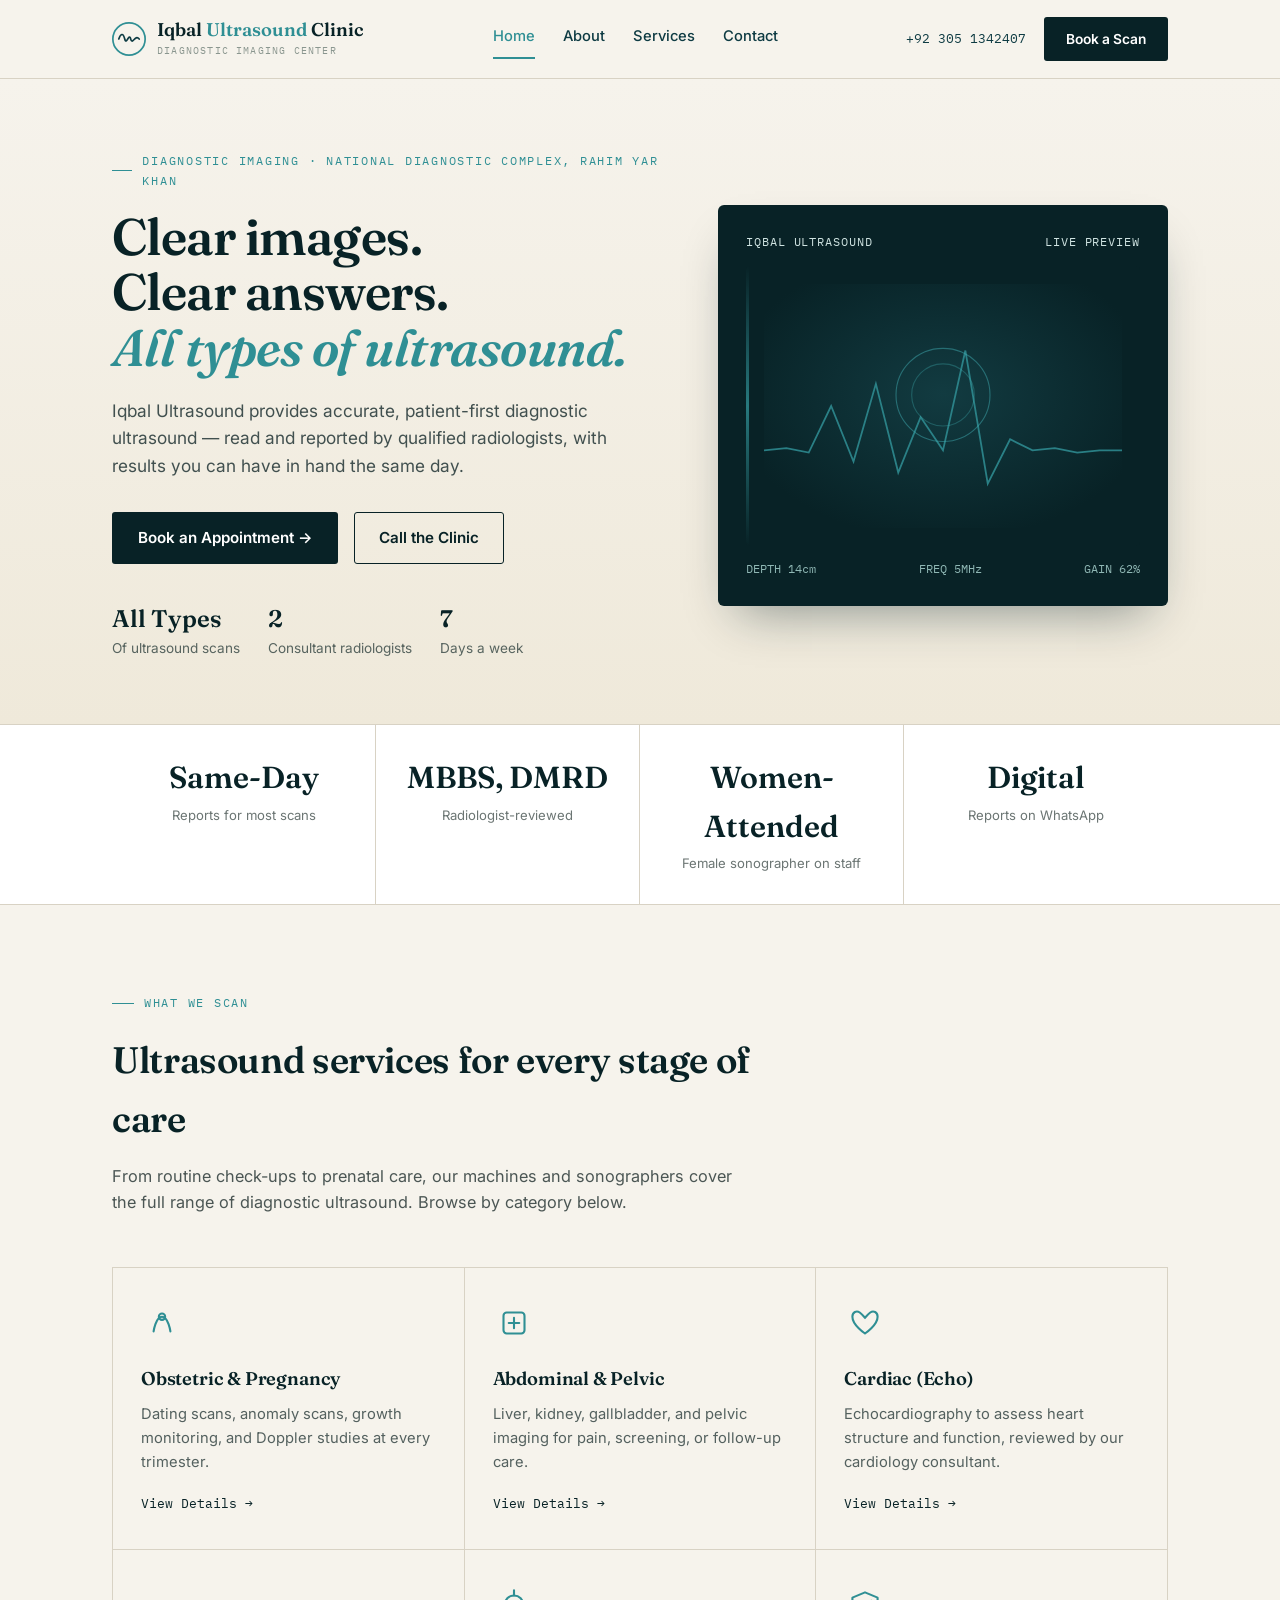
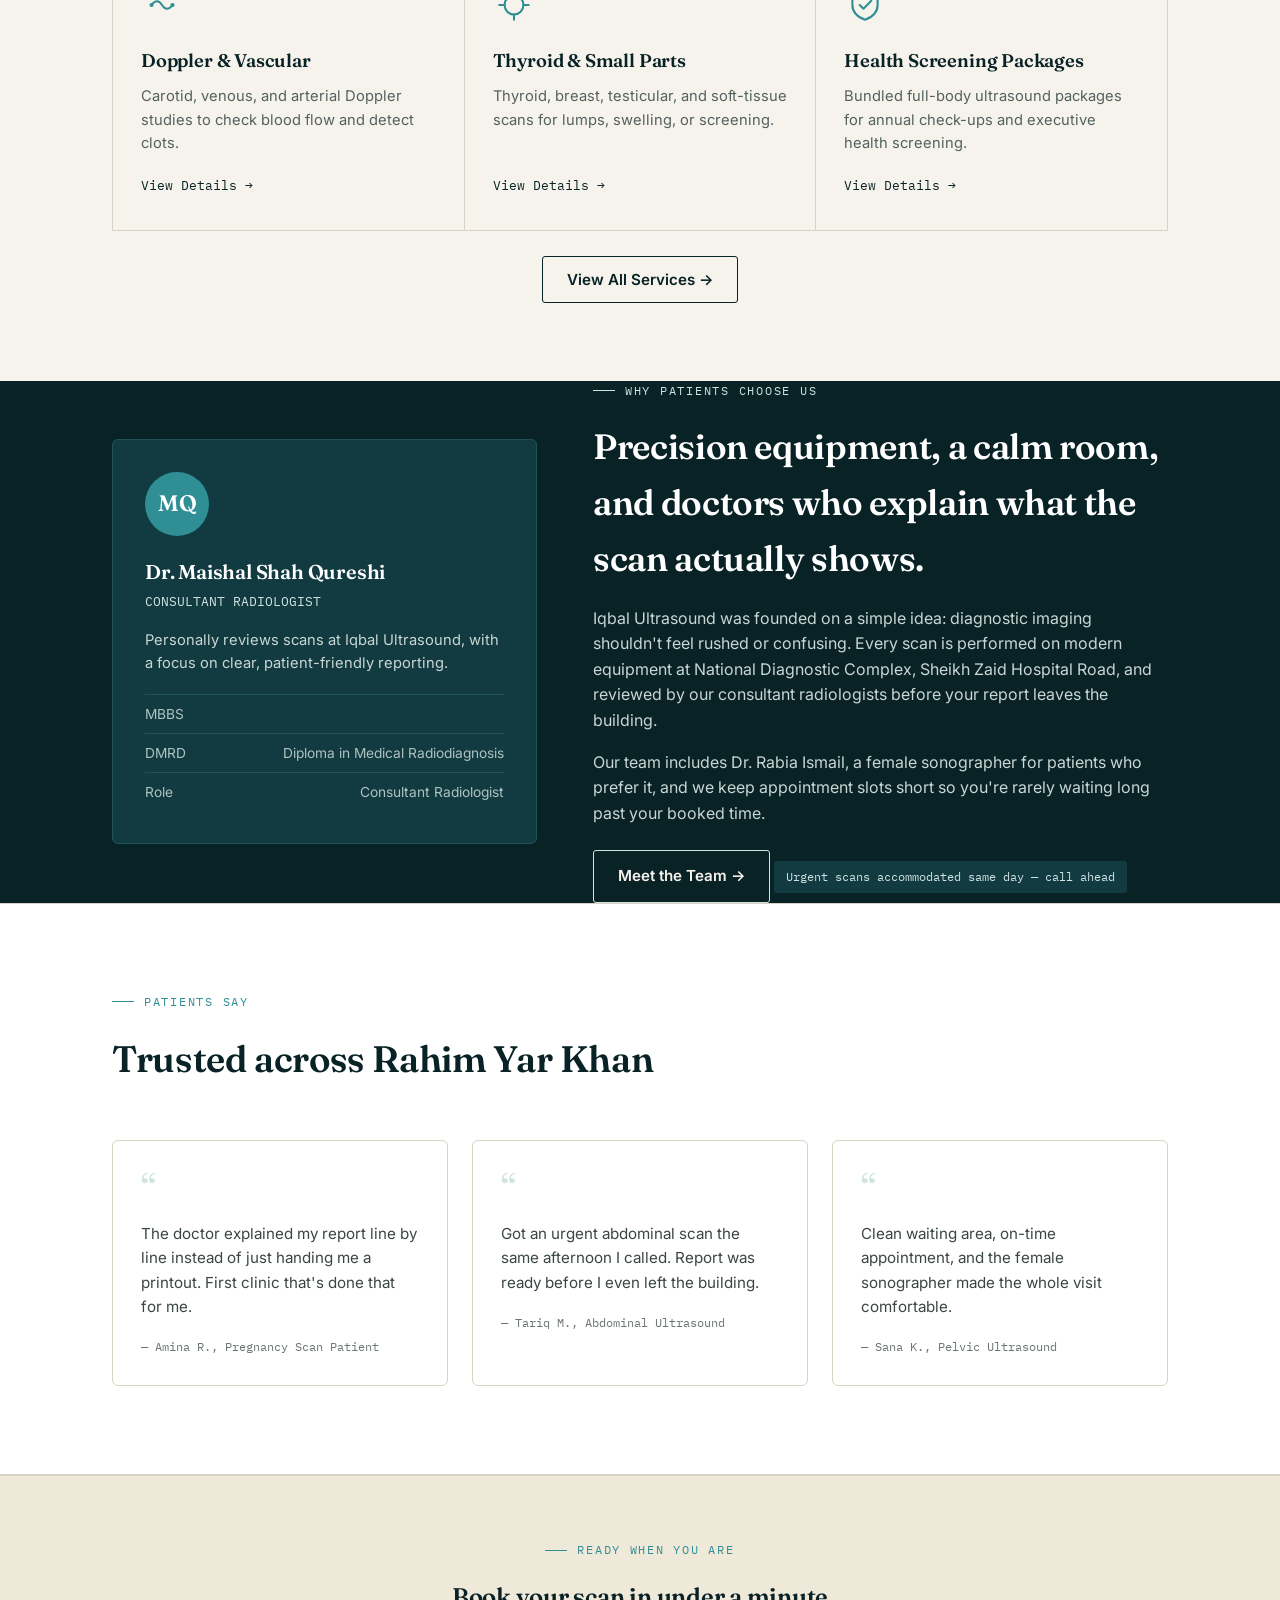
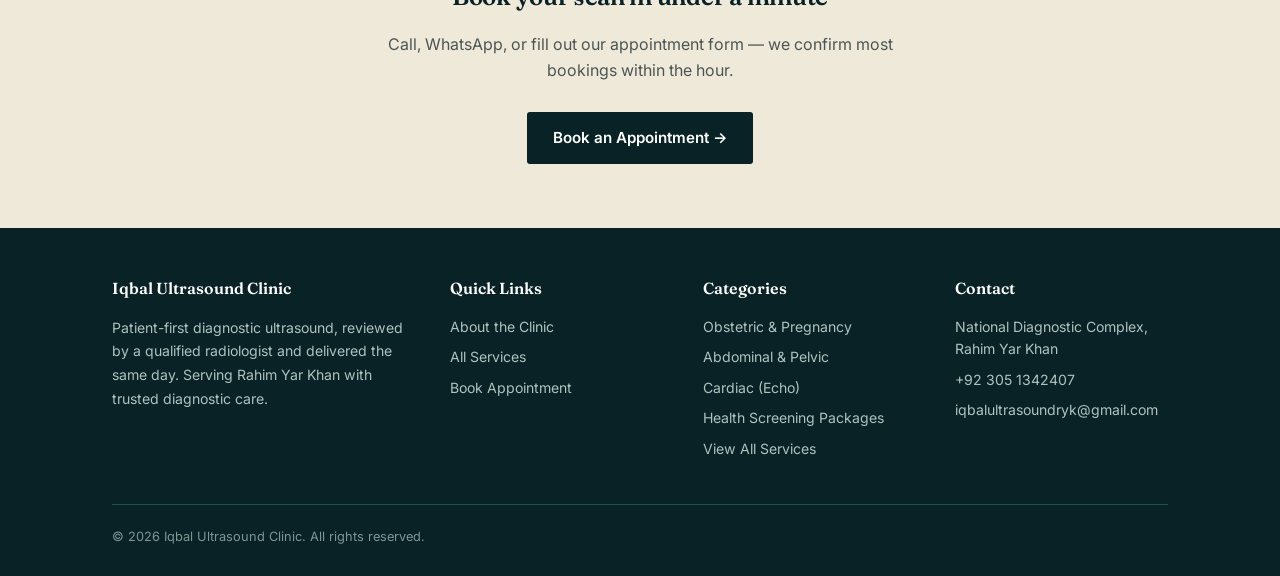
<file: index.html>
<!DOCTYPE html>
<html lang="en">

<head>
  <meta charset="UTF-8">
  <meta name="viewport" content="width=device-width, initial-scale=1.0">
  <title>Iqbal Ultrasound — National Diagnostic Complex, Rahim Yar Khan</title>
  <meta name="description"
    content="Iqbal Ultrasound offers all types of diagnostic ultrasound in Rahim Yar Khan, including pregnancy, abdominal, thyroid, and Doppler scans, reviewed by qualified radiologists at National Diagnostic Complex, Sheikh Zaid Hospital Road.">
  <meta name="theme-color" content="#0E3B43">
  <link rel="icon"
    href="data:image/svg+xml,%3Csvg xmlns='http://www.w3.org/2000/svg' viewBox='0 0 40 40'%3E%3Ccircle cx='20' cy='20' r='19' fill='%230E3B43'/%3E%3Cpath d='M8 20C10 14 13 12 15 20C17 28 20 12 22 20C24 28 27 14 32 20' stroke='%232F8F94' stroke-width='2.5' stroke-linecap='round' fill='none'/%3E%3C/svg%3E">
  <link rel="preconnect" href="https://fonts.googleapis.com">
  <link
    href="https://fonts.googleapis.com/css2?family=Fraunces:opsz,wght@9..144,400;9..144,500;9..144,600;9..144,700&family=Inter:wght@400;500;600;700&family=IBM+Plex+Mono:wght@400;500&display=swap"
    rel="stylesheet">
  <link rel="stylesheet" href="css/styles.css">

</head>

<body>
  <header>
    <nav class="wrap">
      <a href="index.html" class="brand">
        <svg class="brand-mark" viewBox="0 0 40 40" fill="none" xmlns="http://www.w3.org/2000/svg">
          <circle cx="20" cy="20" r="19" stroke="#2F8F94" stroke-width="2" />
          <path d="M8 20C10 14 13 12 15 20C17 28 20 12 22 20C24 28 27 14 32 20" stroke="#0E3B43" stroke-width="2"
            stroke-linecap="round" fill="none" />
        </svg>
        <div>
          <div class="brand-name">Iqbal <span>Ultrasound</span> Clinic</div>
          <span class="brand-tag">Diagnostic Imaging Center</span>
        </div>
      </a>
      <div class="nav-links">
        <a href="index.html" class="active">Home</a>
        <a href="about.html">About</a>
        <a href="services.html">Services</a>
        <a href="contact.html">Contact</a>
      </div>
      <div class="nav-right">
        <a href="tel:+923051342407" class="nav-phone">+92 305 1342407</a>
        <a href="contact.html" class="nav-cta">Book a Scan</a>
        <button class="nav-toggle" aria-label="Toggle menu">
          <svg viewBox="0 0 24 24" fill="none" stroke="currentColor" stroke-width="2">
            <path d="M3 6h18M3 12h18M3 18h18" />
          </svg>
        </button>
      </div>
    </nav>
  </header>

  <section class="hero">
    <div class="wrap hero-grid">
      <div>
        <div class="eyebrow">Diagnostic Imaging &middot; National Diagnostic Complex, Rahim Yar Khan</div>
        <h1>Clear images.<br>Clear answers.<br><em>All types of ultrasound.</em></h1>
        <p class="lead">Iqbal Ultrasound provides accurate, patient-first diagnostic ultrasound &mdash; read and
          reported by qualified radiologists, with results you can have in hand the same day.</p>
        <div class="hero-actions">
          <a href="contact.html" class="btn-primary">Book an Appointment &rarr;</a>
          <a href="tel:+923051342407" class="btn-secondary">Call the Clinic</a>
        </div>
        <div class="hero-meta">
          <div><strong>All Types</strong>Of ultrasound scans</div>
          <div><strong>2</strong>Consultant radiologists</div>
          <div><strong>7</strong>Days a week</div>
        </div>
      </div>
      <div class="scan-panel">
        <div class="scan-label"><span>IQBAL ULTRASOUND</span><span>LIVE&nbsp;PREVIEW</span></div>
        <div class="scan-screen">
          <div class="scan-sweep"></div>
          <svg class="scan-svg" viewBox="0 0 320 220" preserveAspectRatio="none">
            <defs>
              <radialGradient id="glow" cx="50%" cy="45%" r="60%">
                <stop offset="0%" stop-color="#123B41" />
                <stop offset="100%" stop-color="#082226" />
              </radialGradient>
            </defs>
            <rect width="320" height="220" fill="url(#glow)" />
            <polyline
              points="0,150 20,148 40,152 60,110 80,160 100,90 120,170 140,120 160,150 180,60 200,180 220,140 240,150 260,148 280,152 300,150 320,150"
              fill="none" stroke="#2F8F94" stroke-width="1.6" opacity="0.85" />
            <circle cx="160" cy="100" r="42" fill="none" stroke="#3EA8AD" stroke-width="1" opacity="0.5" />
            <circle cx="160" cy="100" r="28" fill="none" stroke="#3EA8AD" stroke-width="1" opacity="0.35" />
          </svg>
        </div>
        <div class="scan-readout"><span>DEPTH 14cm</span><span>FREQ 5MHz</span><span>GAIN 62%</span></div>
      </div>
    </div>
  </section>

  <div class="trust-strip">
    <div class="wrap trust-grid">
      <div class="trust-item"><strong>Same-Day</strong><span>Reports for most scans</span></div>
      <div class="trust-item"><strong>MBBS, DMRD</strong><span>Radiologist-reviewed</span></div>
      <div class="trust-item"><strong>Women-Attended</strong><span>Female sonographer on staff</span></div>
      <div class="trust-item"><strong>Digital</strong><span>Reports on WhatsApp</span></div>
    </div>
  </div>

  <section class="section" id="services">
    <div class="wrap">
      <div class="section-head">
        <div class="eyebrow">What We Scan</div>
        <h2>Ultrasound services for every stage of care</h2>
        <p>From routine check-ups to prenatal care, our machines and sonographers cover the full range of diagnostic
          ultrasound. Browse by category below.</p>
      </div>
      <div class="category-grid">
        <a href="services/obstetric.html" class="category-card">
          <svg class="category-icon" viewBox="0 0 40 40" fill="none">
            <path d="M12 28C12 28 14 14 20 14C26 14 28 28 28 28" stroke="currentColor" stroke-width="2"
              stroke-linecap="round" />
            <circle cx="20" cy="14" r="3" stroke="currentColor" stroke-width="2" />
          </svg>
          <h3>Obstetric &amp; Pregnancy</h3>
          <p>Dating scans, anomaly scans, growth monitoring, and Doppler studies at every trimester.</p>
          <span class="cat-link">View Details &rarr;</span>
        </a>
        <a href="services/abdominal.html" class="category-card">
          <svg class="category-icon" viewBox="0 0 40 40" fill="none">
            <rect x="10" y="10" width="20" height="20" rx="3" stroke="currentColor" stroke-width="2" />
            <path d="M15 20H25M20 15V25" stroke="currentColor" stroke-width="2" stroke-linecap="round" />
          </svg>
          <h3>Abdominal &amp; Pelvic</h3>
          <p>Liver, kidney, gallbladder, and pelvic imaging for pain, screening, or follow-up care.</p>
          <span class="cat-link">View Details &rarr;</span>
        </a>
        <a href="services/cardiac.html" class="category-card">
          <svg class="category-icon" viewBox="0 0 40 40" fill="none">
            <path
              d="M20 30C20 30 8 22 8 14C8 9.5 12 8 15 10C17 11.5 20 15 20 15C20 15 23 11.5 25 10C28 8 32 9.5 32 14C32 22 20 30 20 30Z"
              stroke="currentColor" stroke-width="2" />
          </svg>
          <h3>Cardiac (Echo)</h3>
          <p>Echocardiography to assess heart structure and function, reviewed by our cardiology consultant.</p>
          <span class="cat-link">View Details &rarr;</span>
        </a>
        <a href="services/doppler.html" class="category-card">
          <svg class="category-icon" viewBox="0 0 40 40" fill="none">
            <path d="M10 20C10 20 15 12 20 20C25 28 30 20 30 20" stroke="currentColor" stroke-width="2"
              stroke-linecap="round" />
            <circle cx="10" cy="20" r="2" fill="currentColor" />
            <circle cx="30" cy="20" r="2" fill="currentColor" />
          </svg>
          <h3>Doppler &amp; Vascular</h3>
          <p>Carotid, venous, and arterial Doppler studies to check blood flow and detect clots.</p>
          <span class="cat-link">View Details &rarr;</span>
        </a>
        <a href="services/thyroid.html" class="category-card">
          <svg class="category-icon" viewBox="0 0 40 40" fill="none">
            <circle cx="20" cy="20" r="9" stroke="currentColor" stroke-width="2" />
            <path d="M20 11V6M20 34V29M11 20H6M34 20H29" stroke="currentColor" stroke-width="2"
              stroke-linecap="round" />
          </svg>
          <h3>Thyroid &amp; Small Parts</h3>
          <p>Thyroid, breast, testicular, and soft-tissue scans for lumps, swelling, or screening.</p>
          <span class="cat-link">View Details &rarr;</span>
        </a>
        <a href="services/health-screening.html" class="category-card">
          <svg class="category-icon" viewBox="0 0 40 40" fill="none">
            <path d="M20 8L32 13V20C32 27 27 31.5 20 34C13 31.5 8 27 8 20V13L20 8Z" stroke="currentColor"
              stroke-width="2" stroke-linejoin="round" />
            <path d="M15 20L18.5 23.5L26 16" stroke="currentColor" stroke-width="2" stroke-linecap="round"
              stroke-linejoin="round" />
          </svg>
          <h3>Health Screening Packages</h3>
          <p>Bundled full-body ultrasound packages for annual check-ups and executive health screening.</p>
          <span class="cat-link">View Details &rarr;</span>
        </a>
      </div>
      <div style="margin-top:36px; text-align:center;">
        <a href="services.html" class="btn-secondary">View All Services &rarr;</a>
      </div>
    </div>
  </section>

  <section class="about" id="about">
    <div class="wrap about-grid">
      <div class="doctor-card">
        <div class="initials">MQ</div>
        <h3>Dr. Maishal Shah Qureshi</h3>
        <div class="role">CONSULTANT RADIOLOGIST</div>
        <p>Personally reviews scans at Iqbal Ultrasound, with a focus on clear, patient-friendly
          reporting.</p>
        <ul class="credential-list">
          <li><span>MBBS</span><span>&nbsp;</span></li>
          <li><span>DMRD</span><span>Diploma in Medical Radiodiagnosis</span></li>
          <li><span>Role</span><span>Consultant Radiologist</span></li>
        </ul>
      </div>
      <div>
        <div class="eyebrow">Why Patients Choose Us</div>
        <h2>Precision equipment, a calm room, and doctors who explain what the scan actually shows.</h2>
        <p>Iqbal Ultrasound was founded on a simple idea: diagnostic imaging shouldn't feel rushed or confusing.
          Every scan is performed on modern equipment at National Diagnostic Complex, Sheikh Zaid Hospital Road, and
          reviewed by our consultant radiologists before your report leaves the building.</p>
        <p>Our team includes Dr. Rabia Ismail, a female sonographer for patients who prefer it, and we keep appointment
          slots short so you're rarely waiting long past your booked time.</p>
        <a href="about.html" class="btn-secondary"
          style="border-color:var(--teal-soft); color:var(--paper); margin-top:8px; display:inline-block;">Meet the Team
          &rarr;</a>
        <div class="emergency-note">Urgent scans accommodated same day &mdash; call ahead</div>
      </div>
    </div>
  </section>

  <section class="section"
    style="background:var(--white); border-top:1px solid var(--line); border-bottom:1px solid var(--line);">
    <div class="wrap">
      <div class="section-head">
        <div class="eyebrow">Patients Say</div>
        <h2>Trusted across Rahim Yar Khan</h2>
      </div>
      <div class="testimonial-grid">
        <div class="testimonial-card">
          <div class="quote-mark">&ldquo;</div>
          <p>The doctor explained my report line by line instead of just handing me a printout. First clinic that's done
            that for me.</p>
          <div class="who">&mdash; Amina R., Pregnancy Scan Patient</div>
        </div>
        <div class="testimonial-card">
          <div class="quote-mark">&ldquo;</div>
          <p>Got an urgent abdominal scan the same afternoon I called. Report was ready before I even left the building.
          </p>
          <div class="who">&mdash; Tariq M., Abdominal Ultrasound</div>
        </div>
        <div class="testimonial-card">
          <div class="quote-mark">&ldquo;</div>
          <p>Clean waiting area, on-time appointment, and the female sonographer made the whole visit comfortable.</p>
          <div class="who">&mdash; Sana K., Pelvic Ultrasound</div>
        </div>
      </div>
    </div>
  </section>

  <section class="section tight contact" id="contact-cta">
    <div class="wrap" style="text-align:center;">
      <div class="eyebrow" style="justify-content:center;">Ready When You Are</div>
      <h2 style="margin-bottom:16px;">Book your scan in under a minute</h2>
      <p style="color:#4B5654; max-width:52ch; margin:0 auto 28px;">Call, WhatsApp, or fill out our appointment form
        &mdash; we confirm most bookings within the hour.</p>
      <a href="contact.html" class="btn-primary">Book an Appointment &rarr;</a>
    </div>
  </section>

  <footer>
    <div class="wrap">
      <div class="footer-grid">
        <div>
          <h4>Iqbal Ultrasound Clinic</h4>
          <p>Patient-first diagnostic ultrasound, reviewed by a qualified radiologist and delivered the same day.
            Serving Rahim Yar Khan with trusted diagnostic care.</p>
        </div>
        <div>
          <h4>Quick Links</h4>
          <ul>
            <li><a href="about.html">About the Clinic</a></li>
            <li><a href="services.html">All Services</a></li>
            <li><a href="contact.html">Book Appointment</a></li>
          </ul>
        </div>
        <div>
          <h4>Categories</h4>
          <ul>
            <li><a href="services/obstetric.html">Obstetric &amp; Pregnancy</a></li>
            <li><a href="services/abdominal.html">Abdominal &amp; Pelvic</a></li>
            <li><a href="services/cardiac.html">Cardiac (Echo)</a></li>
            <li><a href="services/health-screening.html">Health Screening Packages</a></li>
            <li><a href="services.html">View All Services</a></li>
          </ul>
        </div>
        <div>
          <h4>Contact</h4>
          <ul>
            <li>National Diagnostic Complex, Rahim Yar Khan</li>
            <li>+92 305 1342407</li>
            <li>iqbalultrasoundryk@gmail.com</li>
          </ul>
        </div>
      </div>
      <div class="footer-bottom">
        <span>&copy; 2026 Iqbal Ultrasound Clinic. All rights reserved.</span>
        
      </div>
    </div>
  </footer>
  <script src="js/main.js"></script>
</body>

</html>
</file>
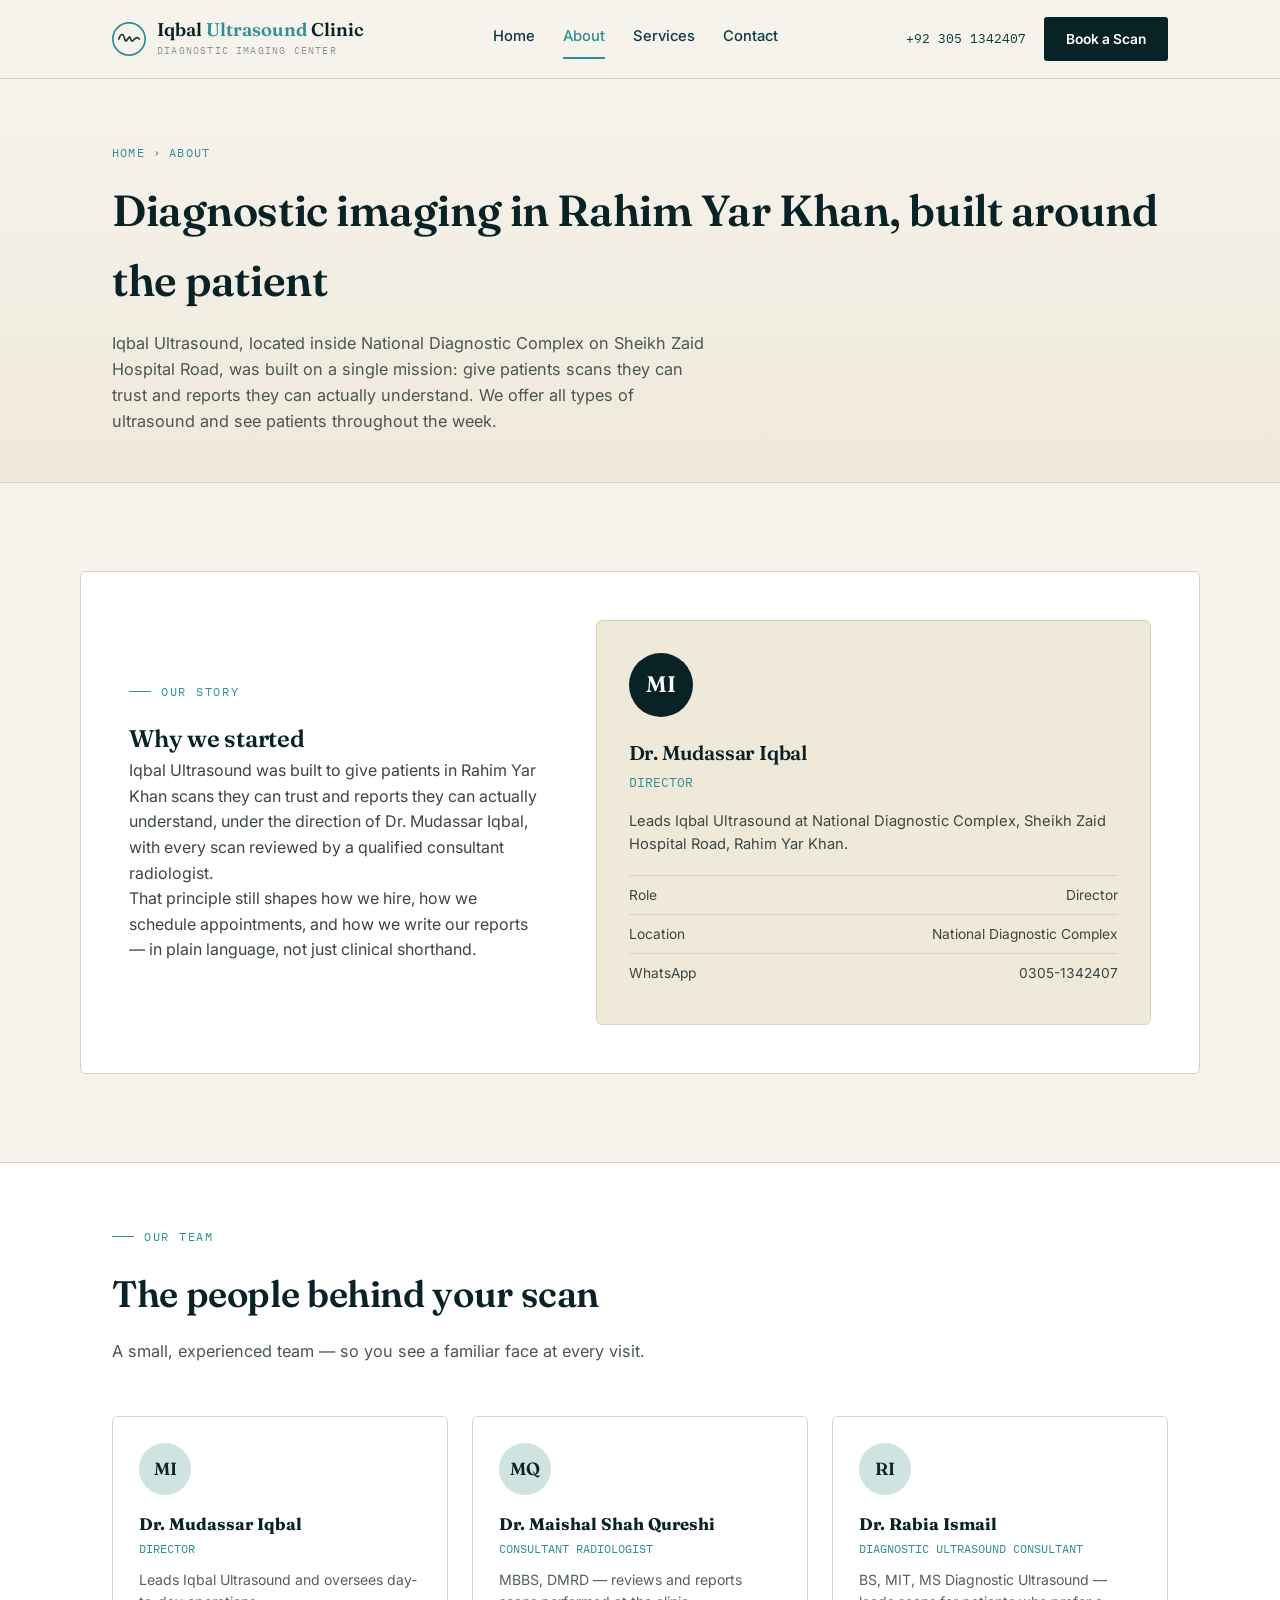
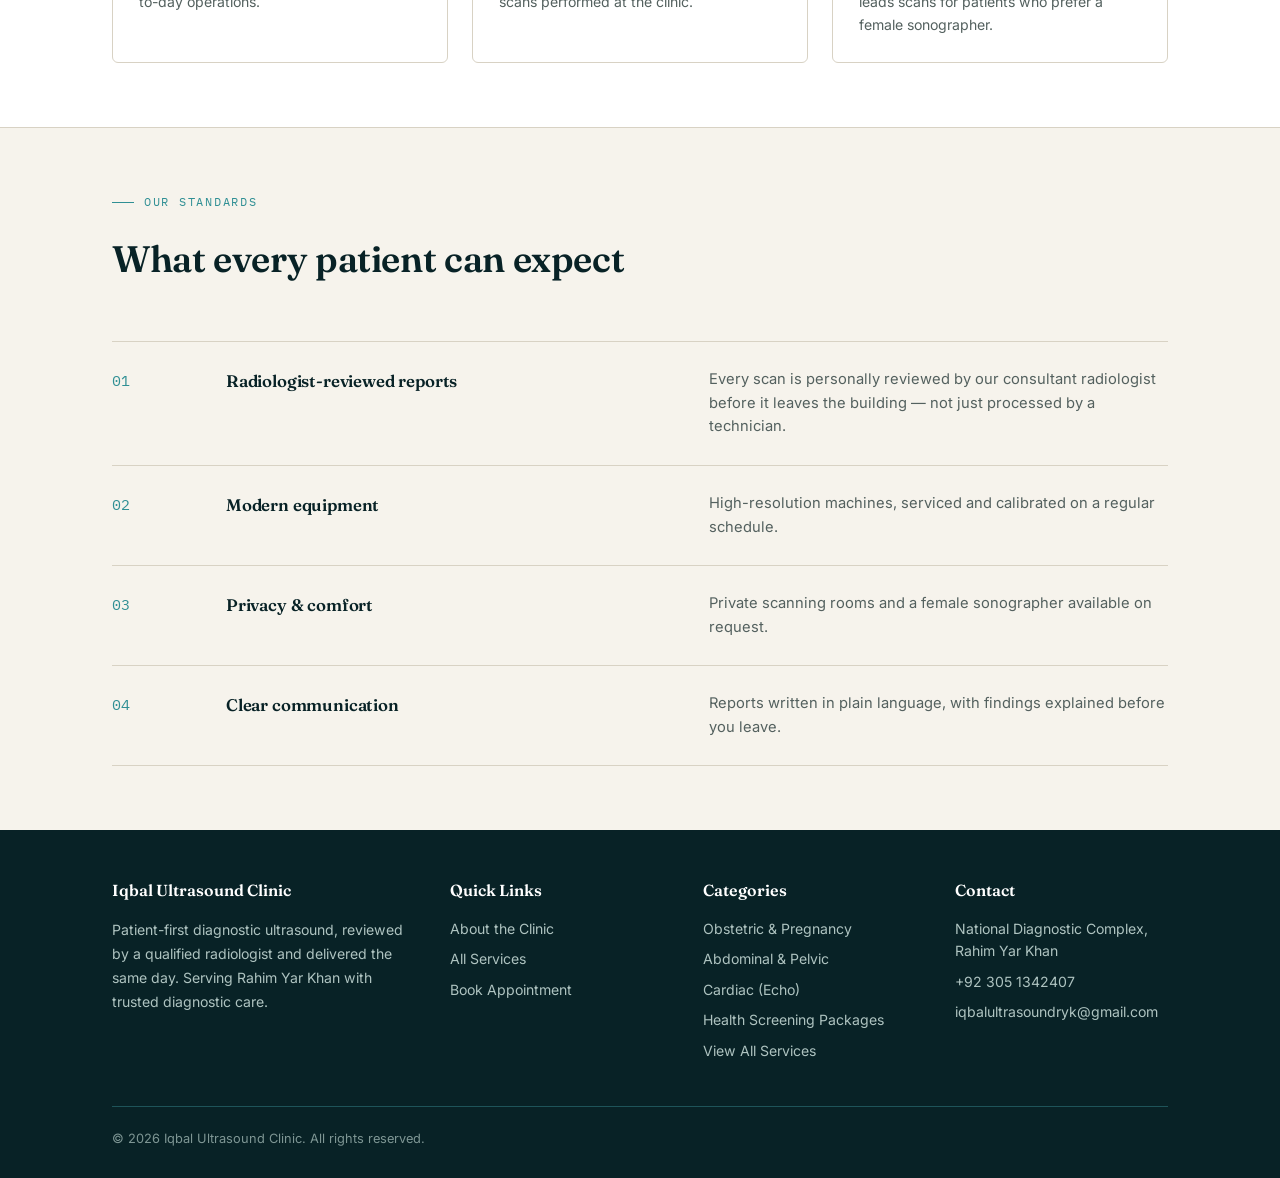
<file: about.html>
<!DOCTYPE html>
<html lang="en">
<head>
<meta charset="UTF-8">
<meta name="viewport" content="width=device-width, initial-scale=1.0">
<title>About Us — Iqbal Ultrasound</title>
<meta name="description" content="Meet the radiologists and sonography team at Iqbal Ultrasound, National Diagnostic Complex, Sheikh Zaid Hospital Road, Rahim Yar Khan.">
<meta name="theme-color" content="#0E3B43">
<link rel="icon" href="data:image/svg+xml,%3Csvg xmlns='http://www.w3.org/2000/svg' viewBox='0 0 40 40'%3E%3Ccircle cx='20' cy='20' r='19' fill='%230E3B43'/%3E%3Cpath d='M8 20C10 14 13 12 15 20C17 28 20 12 22 20C24 28 27 14 32 20' stroke='%232F8F94' stroke-width='2.5' stroke-linecap='round' fill='none'/%3E%3C/svg%3E">
<link rel="preconnect" href="https://fonts.googleapis.com">
<link href="https://fonts.googleapis.com/css2?family=Fraunces:opsz,wght@9..144,400;9..144,500;9..144,600;9..144,700&family=Inter:wght@400;500;600;700&family=IBM+Plex+Mono:wght@400;500&display=swap" rel="stylesheet">
<link rel="stylesheet" href="css/styles.css">

</head>
<body>
<header>
  <nav class="wrap">
    <a href="index.html" class="brand">
      <svg class="brand-mark" viewBox="0 0 40 40" fill="none" xmlns="http://www.w3.org/2000/svg">
        <circle cx="20" cy="20" r="19" stroke="#2F8F94" stroke-width="2"/>
        <path d="M8 20C10 14 13 12 15 20C17 28 20 12 22 20C24 28 27 14 32 20" stroke="#0E3B43" stroke-width="2" stroke-linecap="round" fill="none"/>
      </svg>
      <div>
        <div class="brand-name">Iqbal <span>Ultrasound</span> Clinic</div>
        <span class="brand-tag">Diagnostic Imaging Center</span>
      </div>
    </a>
    <div class="nav-links">
      <a href="index.html">Home</a>
      <a href="about.html" class="active">About</a>
      <a href="services.html">Services</a>
      <a href="contact.html">Contact</a>
    </div>
    <div class="nav-right">
      <a href="tel:+923051342407" class="nav-phone">+92 305 1342407</a>
      <a href="contact.html" class="nav-cta">Book a Scan</a>
      <button class="nav-toggle" aria-label="Toggle menu">
        <svg viewBox="0 0 24 24" fill="none" stroke="currentColor" stroke-width="2"><path d="M3 6h18M3 12h18M3 18h18"/></svg>
      </button>
    </div>
  </nav>
</header>

<section class="page-hero">
  <div class="wrap">
    <div class="breadcrumb"><a href="index.html">Home</a> &rsaquo; <span>About</span></div>
    <h1>Diagnostic imaging in Rahim Yar Khan, built around the patient</h1>
    <p>Iqbal Ultrasound, located inside National Diagnostic Complex on Sheikh Zaid Hospital Road, was built on a single mission: give patients scans they can trust and reports they can actually understand. We offer all types of ultrasound and see patients throughout the week.</p>
  </div>
</section>

<section class="section">
  <div class="wrap about-grid" style="background:var(--white); border:1px solid var(--line); border-radius:6px; padding:48px; color:var(--charcoal);">
    <div>
      <div class="eyebrow">Our Story</div>
      <h2 style="color:var(--ink-deep);">Why we started</h2>
      <p style="color:#3B4644;">Iqbal Ultrasound was built to give patients in Rahim Yar Khan scans they can trust and reports they can actually understand, under the direction of Dr. Mudassar Iqbal, with every scan reviewed by a qualified consultant radiologist.</p>
      <p style="color:#3B4644;">That principle still shapes how we hire, how we schedule appointments, and how we write our reports &mdash; in plain language, not just clinical shorthand.</p>
    </div>
    <div class="doctor-card" style="background:var(--paper-warm); border-color:var(--line);">
      <div class="initials" style="background:var(--ink-deep);">MI</div>
      <h3 style="color:var(--ink-deep);">Dr. Mudassar Iqbal</h3>
      <div class="role" style="color:var(--teal);">DIRECTOR</div>
      <p style="color:#3B4644;">Leads Iqbal Ultrasound at National Diagnostic Complex, Sheikh Zaid Hospital Road, Rahim Yar Khan.</p>
      <ul class="credential-list">
        <li style="border-color:var(--line); color:#3B4644;"><span>Role</span><span>Director</span></li>
        <li style="border-color:var(--line); color:#3B4644;"><span>Location</span><span>National Diagnostic Complex</span></li>
        <li style="border-color:var(--line); color:#3B4644;"><span>WhatsApp</span><span>0305-1342407</span></li>
      </ul>
    </div>
  </div>
</section>

<section class="section tight" style="background:var(--white); border-top:1px solid var(--line); border-bottom:1px solid var(--line);">
  <div class="wrap">
    <div class="section-head">
      <div class="eyebrow">Our Team</div>
      <h2>The people behind your scan</h2>
      <p>A small, experienced team &mdash; so you see a familiar face at every visit.</p>
    </div>
    <div class="team-grid">
      <div class="team-card">
        <div class="initials">MI</div>
        <h4>Dr. Mudassar Iqbal</h4>
        <span class="role">DIRECTOR</span>
        <p>Leads Iqbal Ultrasound and oversees day-to-day operations.</p>
      </div>
      <div class="team-card">
        <div class="initials">MQ</div>
        <h4>Dr. Maishal Shah Qureshi</h4>
        <span class="role">CONSULTANT RADIOLOGIST</span>
        <p>MBBS, DMRD &mdash; reviews and reports scans performed at the clinic.</p>
      </div>
      <div class="team-card">
        <div class="initials">RI</div>
        <h4>Dr. Rabia Ismail</h4>
        <span class="role">DIAGNOSTIC ULTRASOUND CONSULTANT</span>
        <p>BS, MIT, MS Diagnostic Ultrasound &mdash; leads scans for patients who prefer a female sonographer.</p>
      </div>
    </div>
  </div>
</section>

<section class="section tight">
  <div class="wrap">
    <div class="section-head">
      <div class="eyebrow">Our Standards</div>
      <h2>What every patient can expect</h2>
    </div>
    <div class="process-list">
      <div class="process-row"><div class="step-num">01</div><div><h3>Radiologist-reviewed reports</h3></div><div class="col-desc"><p>Every scan is personally reviewed by our consultant radiologist before it leaves the building &mdash; not just processed by a technician.</p></div></div>
      <div class="process-row"><div class="step-num">02</div><div><h3>Modern equipment</h3></div><div class="col-desc"><p>High-resolution machines, serviced and calibrated on a regular schedule.</p></div></div>
      <div class="process-row"><div class="step-num">03</div><div><h3>Privacy &amp; comfort</h3></div><div class="col-desc"><p>Private scanning rooms and a female sonographer available on request.</p></div></div>
      <div class="process-row"><div class="step-num">04</div><div><h3>Clear communication</h3></div><div class="col-desc"><p>Reports written in plain language, with findings explained before you leave.</p></div></div>
    </div>
  </div>
</section>

<footer>
  <div class="wrap">
    <div class="footer-grid">
      <div>
        <h4>Iqbal Ultrasound Clinic</h4>
        <p>Patient-first diagnostic ultrasound, reviewed by a qualified radiologist and delivered the same day. Serving Rahim Yar Khan with trusted diagnostic care.</p>
      </div>
      <div>
        <h4>Quick Links</h4>
        <ul>
          <li><a href="about.html">About the Clinic</a></li>
          <li><a href="services.html">All Services</a></li>
          <li><a href="contact.html">Book Appointment</a></li>
        </ul>
      </div>
      <div>
        <h4>Categories</h4>
        <ul>
          <li><a href="services/obstetric.html">Obstetric &amp; Pregnancy</a></li>
          <li><a href="services/abdominal.html">Abdominal &amp; Pelvic</a></li>
          <li><a href="services/cardiac.html">Cardiac (Echo)</a></li>
          <li><a href="services/health-screening.html">Health Screening Packages</a></li>
          <li><a href="services.html">View All Services</a></li>
        </ul>
      </div>
      <div>
        <h4>Contact</h4>
        <ul>
          <li>National Diagnostic Complex, Rahim Yar Khan</li>
          <li>+92 305 1342407</li>
          <li>iqbalultrasoundryk@gmail.com</li>
        </ul>
      </div>
    </div>
    <div class="footer-bottom">
      <span>&copy; 2026 Iqbal Ultrasound Clinic. All rights reserved.</span>
      
    </div>
  </div>
</footer>
<script src="js/main.js"></script>
</body>
</html>
</file>
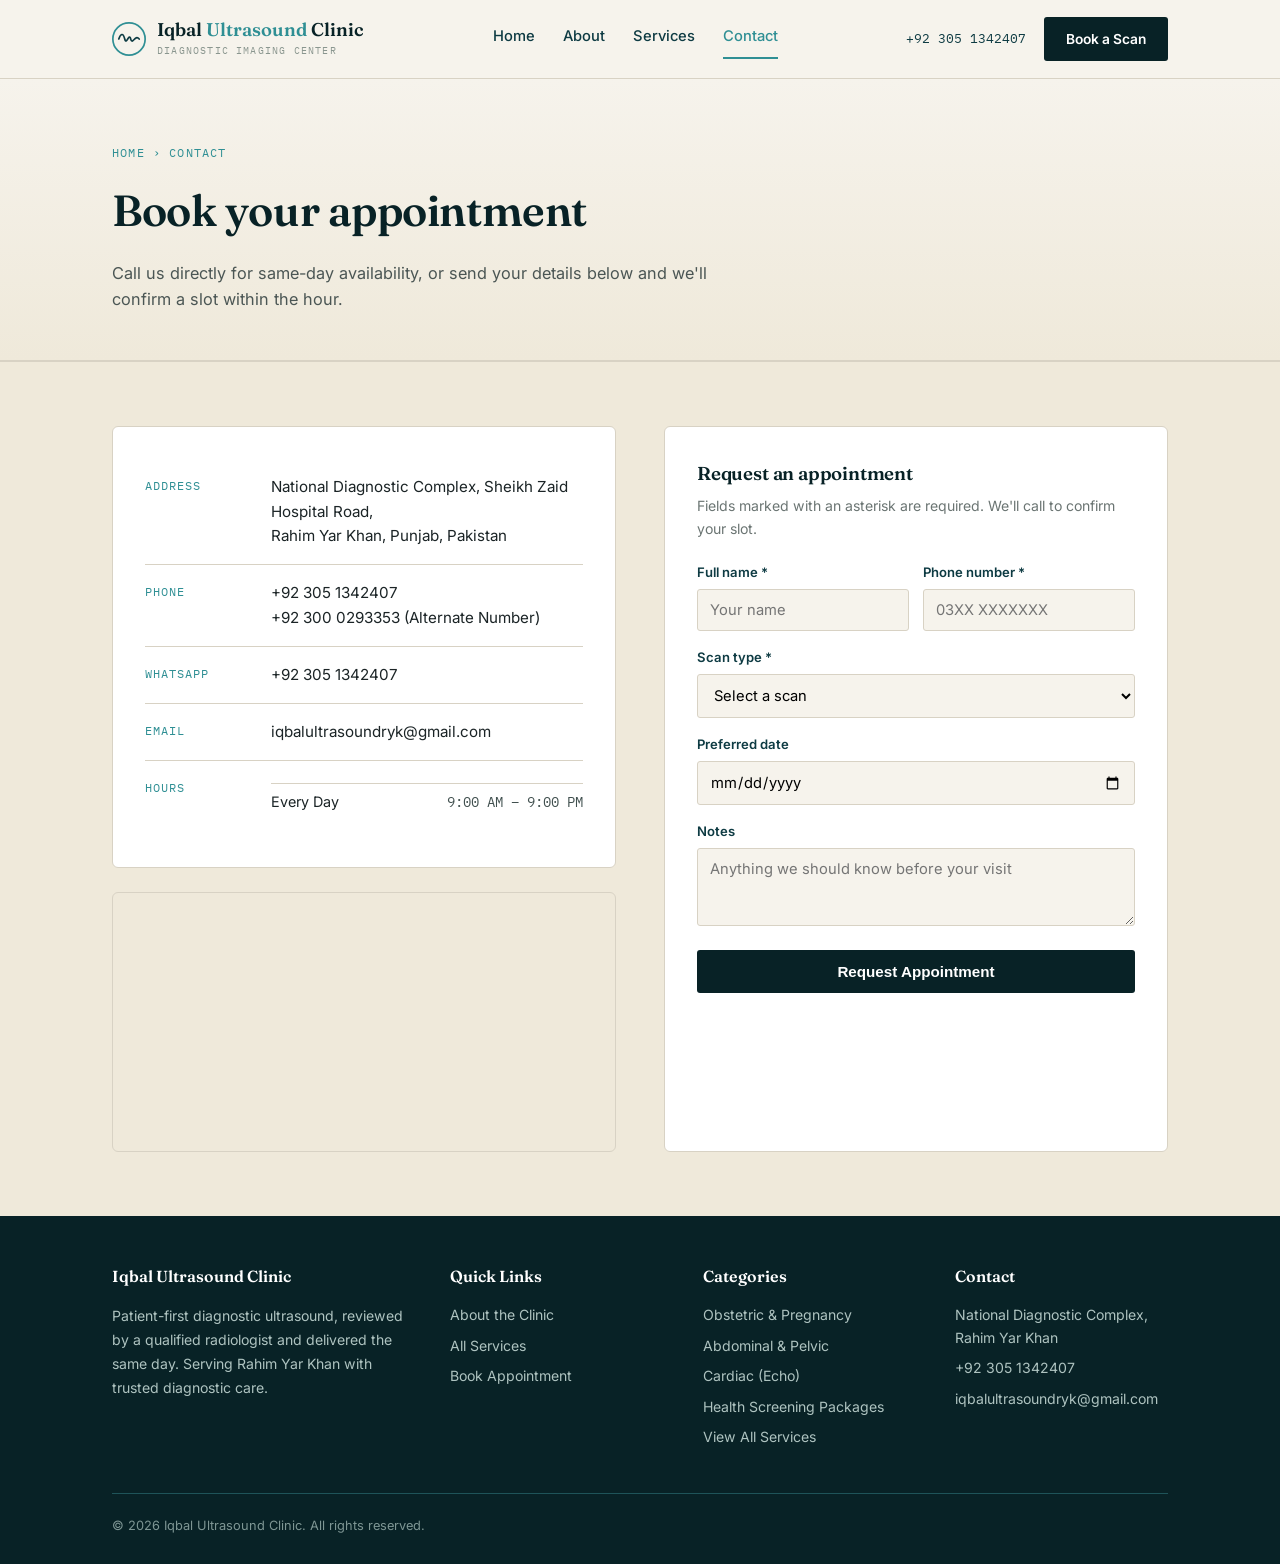
<file: contact.html>
<!DOCTYPE html>
<html lang="en">
<head>
<meta charset="UTF-8">
<meta name="viewport" content="width=device-width, initial-scale=1.0">
<title>Contact &amp; Appointments — Iqbal Ultrasound</title>
<meta name="description" content="Contact Iqbal Ultrasound at National Diagnostic Complex, Sheikh Zaid Hospital Road, Rahim Yar Khan to book an ultrasound appointment. Call, WhatsApp, or use our online form.">
<meta name="theme-color" content="#0E3B43">
<link rel="icon" href="data:image/svg+xml,%3Csvg xmlns='http://www.w3.org/2000/svg' viewBox='0 0 40 40'%3E%3Ccircle cx='20' cy='20' r='19' fill='%230E3B43'/%3E%3Cpath d='M8 20C10 14 13 12 15 20C17 28 20 12 22 20C24 28 27 14 32 20' stroke='%232F8F94' stroke-width='2.5' stroke-linecap='round' fill='none'/%3E%3C/svg%3E">
<link rel="preconnect" href="https://fonts.googleapis.com">
<link href="https://fonts.googleapis.com/css2?family=Fraunces:opsz,wght@9..144,400;9..144,500;9..144,600;9..144,700&family=Inter:wght@400;500;600;700&family=IBM+Plex+Mono:wght@400;500&display=swap" rel="stylesheet">
<link rel="stylesheet" href="css/styles.css">

</head>
<body>
<header>
  <nav class="wrap">
    <a href="index.html" class="brand">
      <svg class="brand-mark" viewBox="0 0 40 40" fill="none" xmlns="http://www.w3.org/2000/svg">
        <circle cx="20" cy="20" r="19" stroke="#2F8F94" stroke-width="2"/>
        <path d="M8 20C10 14 13 12 15 20C17 28 20 12 22 20C24 28 27 14 32 20" stroke="#0E3B43" stroke-width="2" stroke-linecap="round" fill="none"/>
      </svg>
      <div>
        <div class="brand-name">Iqbal <span>Ultrasound</span> Clinic</div>
        <span class="brand-tag">Diagnostic Imaging Center</span>
      </div>
    </a>
    <div class="nav-links">
      <a href="index.html">Home</a>
      <a href="about.html">About</a>
      <a href="services.html">Services</a>
      <a href="contact.html" class="active">Contact</a>
    </div>
    <div class="nav-right">
      <a href="tel:+923051342407" class="nav-phone">+92 305 1342407</a>
      <a href="contact.html" class="nav-cta">Book a Scan</a>
      <button class="nav-toggle" aria-label="Toggle menu">
        <svg viewBox="0 0 24 24" fill="none" stroke="currentColor" stroke-width="2"><path d="M3 6h18M3 12h18M3 18h18"/></svg>
      </button>
    </div>
  </nav>
</header>

<section class="page-hero">
  <div class="wrap">
    <div class="breadcrumb"><a href="index.html">Home</a> &rsaquo; <span>Contact</span></div>
    <h1>Book your appointment</h1>
    <p>Call us directly for same-day availability, or send your details below and we'll confirm a slot within the hour.</p>
  </div>
</section>
<section class="section tight contact">
  <div class="wrap">
    <div class="contact-grid">
      <div>
        <div class="info-card">
          <div class="info-row"><div class="label">Address</div><div class="value">National Diagnostic Complex, Sheikh Zaid Hospital Road,<br>Rahim Yar Khan, Punjab, Pakistan</div></div>
          <div class="info-row"><div class="label">Phone</div><div class="value">+92 305 1342407<br>+92 300 0293353 (Alternate Number)</div></div>
          <div class="info-row"><div class="label">WhatsApp</div><div class="value">+92 305 1342407</div></div>
          <div class="info-row"><div class="label">Email</div><div class="value">iqbalultrasoundryk@gmail.com</div></div>
          <div class="info-row"><div class="label">Hours</div><div class="value" style="width:100%;">
            <table class="hours-table">
              <tr><td>Every Day</td><td>9:00 AM &ndash; 9:00 PM</td></tr>
            </table>
          </div></div>
        </div>
        <div class="map-embed">
          <iframe src="https://www.google.com/maps?q=Rahim+Yar+Khan,Pakistan&output=embed" loading="lazy" title="Clinic location map"></iframe>
        </div>
      </div>
      <form id="appointment-form">
        <h3>Request an appointment</h3>
        <p class="form-sub">Fields marked with an asterisk are required. We'll call to confirm your slot.</p>
        <div class="two-col">
          <div class="form-row"><label for="fname">Full name *</label><input type="text" id="fname" required placeholder="Your name"></div>
          <div class="form-row"><label for="fphone">Phone number *</label><input type="tel" id="fphone" required placeholder="03XX XXXXXXX"></div>
        </div>
        <div class="form-row">
          <label for="fscan">Scan type *</label>
          <select id="fscan" required>
            <option value="">Select a scan</option>
            <option>Obstetric / Pregnancy</option>
            <option>Abdominal / Pelvic</option>
            <option>Cardiac (Echo)</option>
            <option>Doppler / Vascular</option>
            <option>Thyroid / Small Parts</option>
            <option>Musculoskeletal</option>
            <option>Other</option>
          </select>
        </div>
        <div class="form-row"><label for="fdate">Preferred date</label><input type="date" id="fdate"></div>
        <div class="form-row"><label for="fnote">Notes</label><textarea id="fnote" rows="3" placeholder="Anything we should know before your visit"></textarea></div>
        <button class="submit-btn" type="submit">Request Appointment</button>
        <p id="form-success" style="display:none; margin-top:14px; font-size:0.88rem; color:#2F8F94;">Thanks &mdash; we'll call you shortly to confirm your slot.</p>
      </form>
    </div>
  </div>
</section>

<footer>
  <div class="wrap">
    <div class="footer-grid">
      <div>
        <h4>Iqbal Ultrasound Clinic</h4>
        <p>Patient-first diagnostic ultrasound, reviewed by a qualified radiologist and delivered the same day. Serving Rahim Yar Khan with trusted diagnostic care.</p>
      </div>
      <div>
        <h4>Quick Links</h4>
        <ul>
          <li><a href="about.html">About the Clinic</a></li>
          <li><a href="services.html">All Services</a></li>
          <li><a href="contact.html">Book Appointment</a></li>
        </ul>
      </div>
      <div>
        <h4>Categories</h4>
        <ul>
          <li><a href="services/obstetric.html">Obstetric &amp; Pregnancy</a></li>
          <li><a href="services/abdominal.html">Abdominal &amp; Pelvic</a></li>
          <li><a href="services/cardiac.html">Cardiac (Echo)</a></li>
          <li><a href="services/health-screening.html">Health Screening Packages</a></li>
          <li><a href="services.html">View All Services</a></li>
        </ul>
      </div>
      <div>
        <h4>Contact</h4>
        <ul>
          <li>National Diagnostic Complex, Rahim Yar Khan</li>
          <li>+92 305 1342407</li>
          <li>iqbalultrasoundryk@gmail.com</li>
        </ul>
      </div>
    </div>
    <div class="footer-bottom">
      <span>&copy; 2026 Iqbal Ultrasound Clinic. All rights reserved.</span>
      
    </div>
  </div>
</footer>
<script src="js/main.js"></script>
</body>
</html>
</file>
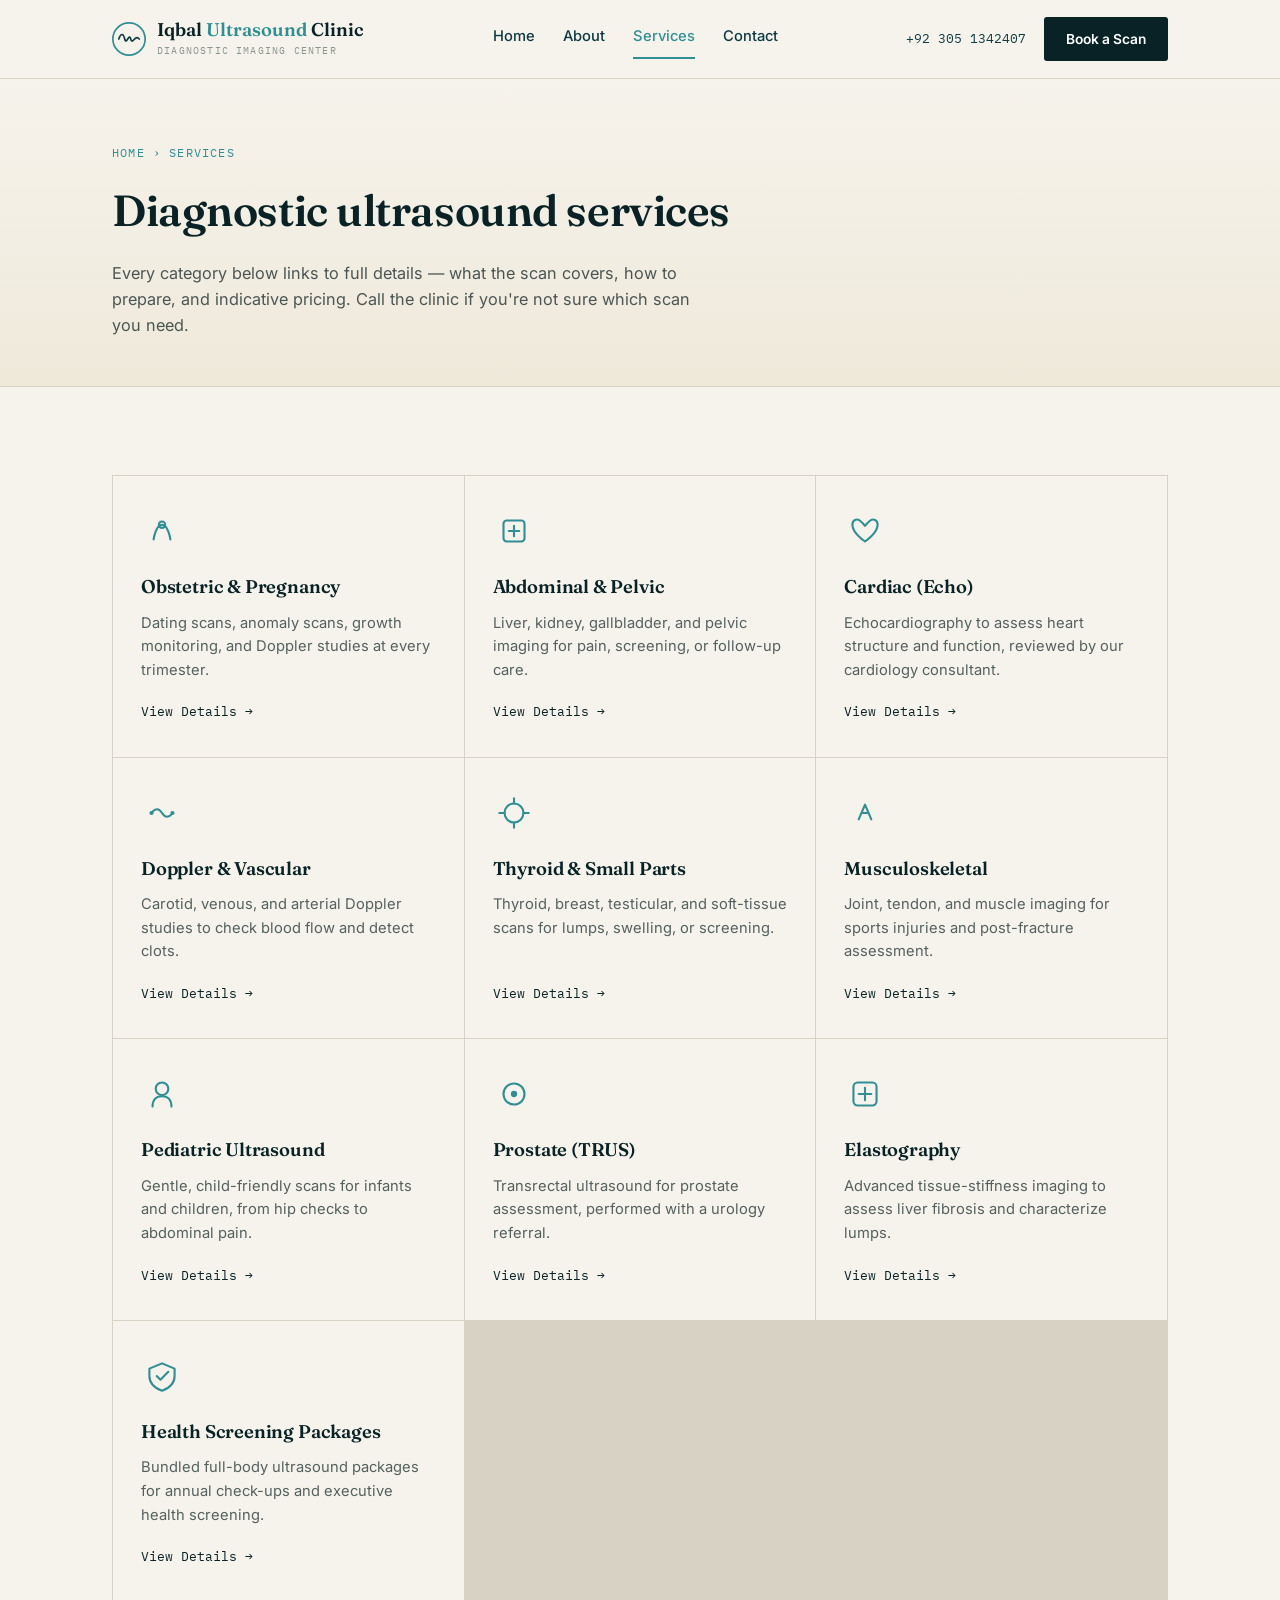
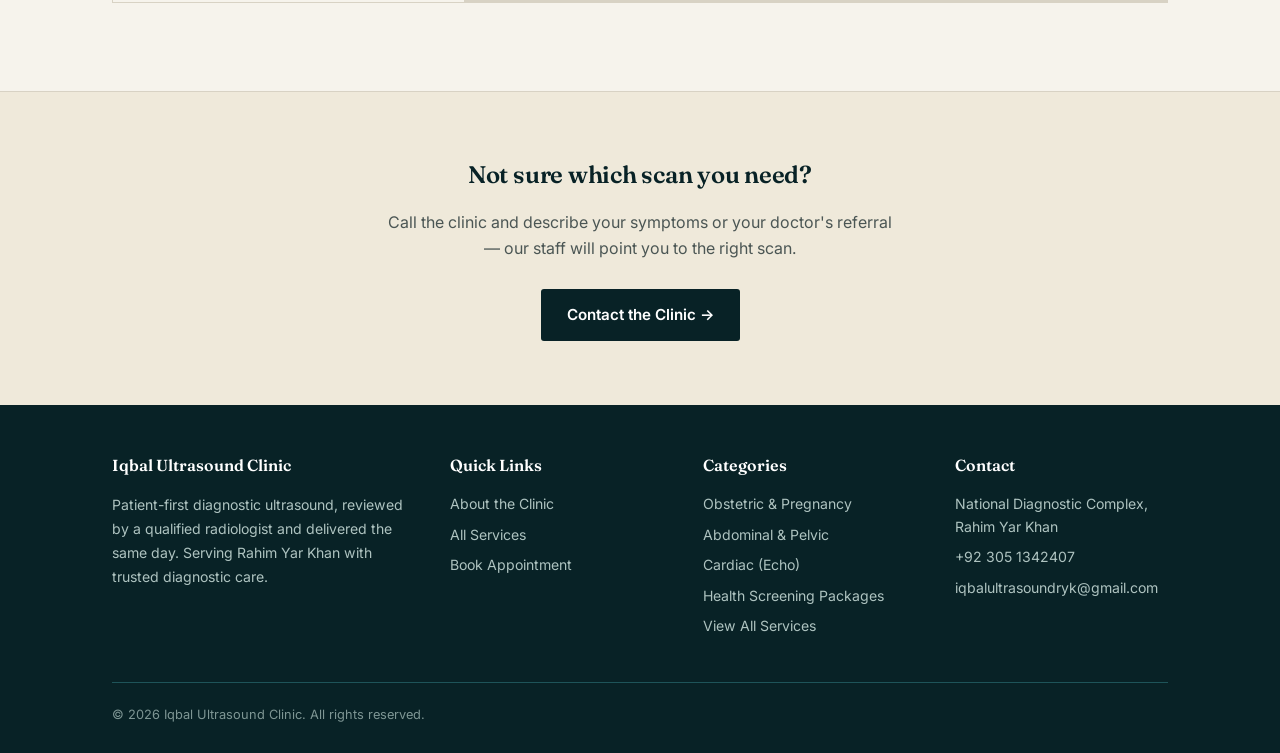
<file: services.html>
<!DOCTYPE html>
<html lang="en">
<head>
<meta charset="UTF-8">
<meta name="viewport" content="width=device-width, initial-scale=1.0">
<title>Services — Iqbal Ultrasound Clinic</title>
<meta name="description" content="Browse all diagnostic ultrasound categories at Iqbal Ultrasound Clinic: obstetric, abdominal, cardiac, Doppler, thyroid, and musculoskeletal imaging.">
<meta name="theme-color" content="#0E3B43">
<link rel="icon" href="data:image/svg+xml,%3Csvg xmlns='http://www.w3.org/2000/svg' viewBox='0 0 40 40'%3E%3Ccircle cx='20' cy='20' r='19' fill='%230E3B43'/%3E%3Cpath d='M8 20C10 14 13 12 15 20C17 28 20 12 22 20C24 28 27 14 32 20' stroke='%232F8F94' stroke-width='2.5' stroke-linecap='round' fill='none'/%3E%3C/svg%3E">
<link rel="preconnect" href="https://fonts.googleapis.com">
<link href="https://fonts.googleapis.com/css2?family=Fraunces:opsz,wght@9..144,400;9..144,500;9..144,600;9..144,700&family=Inter:wght@400;500;600;700&family=IBM+Plex+Mono:wght@400;500&display=swap" rel="stylesheet">
<link rel="stylesheet" href="css/styles.css">

</head>
<body>
<header>
  <nav class="wrap">
    <a href="index.html" class="brand">
      <svg class="brand-mark" viewBox="0 0 40 40" fill="none" xmlns="http://www.w3.org/2000/svg">
        <circle cx="20" cy="20" r="19" stroke="#2F8F94" stroke-width="2"/>
        <path d="M8 20C10 14 13 12 15 20C17 28 20 12 22 20C24 28 27 14 32 20" stroke="#0E3B43" stroke-width="2" stroke-linecap="round" fill="none"/>
      </svg>
      <div>
        <div class="brand-name">Iqbal <span>Ultrasound</span> Clinic</div>
        <span class="brand-tag">Diagnostic Imaging Center</span>
      </div>
    </a>
    <div class="nav-links">
      <a href="index.html">Home</a>
      <a href="about.html">About</a>
      <a href="services.html" class="active">Services</a>
      <a href="contact.html">Contact</a>
    </div>
    <div class="nav-right">
      <a href="tel:+923051342407" class="nav-phone">+92 305 1342407</a>
      <a href="contact.html" class="nav-cta">Book a Scan</a>
      <button class="nav-toggle" aria-label="Toggle menu">
        <svg viewBox="0 0 24 24" fill="none" stroke="currentColor" stroke-width="2"><path d="M3 6h18M3 12h18M3 18h18"/></svg>
      </button>
    </div>
  </nav>
</header>

<section class="page-hero">
  <div class="wrap">
    <div class="breadcrumb"><a href="index.html">Home</a> &rsaquo; <span>Services</span></div>
    <h1>Diagnostic ultrasound services</h1>
    <p>Every category below links to full details &mdash; what the scan covers, how to prepare, and indicative pricing. Call the clinic if you're not sure which scan you need.</p>
  </div>
</section>
<section class="section">
  <div class="wrap">
    <div class="category-grid">
      <a href="services/obstetric.html" class="category-card">
        <svg class="category-icon" viewBox="0 0 40 40" fill="none"><path d="M12 28C12 28 14 14 20 14C26 14 28 28 28 28" stroke="currentColor" stroke-width="2" stroke-linecap="round"/><circle cx="20" cy="14" r="3" stroke="currentColor" stroke-width="2"/></svg>
        <h3>Obstetric &amp; Pregnancy</h3>
        <p>Dating scans, anomaly scans, growth monitoring, and Doppler studies at every trimester.</p>
        <span class="cat-link">View Details &rarr;</span>
      </a>
      <a href="services/abdominal.html" class="category-card">
        <svg class="category-icon" viewBox="0 0 40 40" fill="none"><rect x="10" y="10" width="20" height="20" rx="3" stroke="currentColor" stroke-width="2"/><path d="M15 20H25M20 15V25" stroke="currentColor" stroke-width="2" stroke-linecap="round"/></svg>
        <h3>Abdominal &amp; Pelvic</h3>
        <p>Liver, kidney, gallbladder, and pelvic imaging for pain, screening, or follow-up care.</p>
        <span class="cat-link">View Details &rarr;</span>
      </a>
      <a href="services/cardiac.html" class="category-card">
        <svg class="category-icon" viewBox="0 0 40 40" fill="none"><path d="M20 30C20 30 8 22 8 14C8 9.5 12 8 15 10C17 11.5 20 15 20 15C20 15 23 11.5 25 10C28 8 32 9.5 32 14C32 22 20 30 20 30Z" stroke="currentColor" stroke-width="2"/></svg>
        <h3>Cardiac (Echo)</h3>
        <p>Echocardiography to assess heart structure and function, reviewed by our cardiology consultant.</p>
        <span class="cat-link">View Details &rarr;</span>
      </a>
      <a href="services/doppler.html" class="category-card">
        <svg class="category-icon" viewBox="0 0 40 40" fill="none"><path d="M10 20C10 20 15 12 20 20C25 28 30 20 30 20" stroke="currentColor" stroke-width="2" stroke-linecap="round"/><circle cx="10" cy="20" r="2" fill="currentColor"/><circle cx="30" cy="20" r="2" fill="currentColor"/></svg>
        <h3>Doppler &amp; Vascular</h3>
        <p>Carotid, venous, and arterial Doppler studies to check blood flow and detect clots.</p>
        <span class="cat-link">View Details &rarr;</span>
      </a>
      <a href="services/thyroid.html" class="category-card">
        <svg class="category-icon" viewBox="0 0 40 40" fill="none"><circle cx="20" cy="20" r="9" stroke="currentColor" stroke-width="2"/><path d="M20 11V6M20 34V29M11 20H6M34 20H29" stroke="currentColor" stroke-width="2" stroke-linecap="round"/></svg>
        <h3>Thyroid &amp; Small Parts</h3>
        <p>Thyroid, breast, testicular, and soft-tissue scans for lumps, swelling, or screening.</p>
        <span class="cat-link">View Details &rarr;</span>
      </a>
      <a href="services/msk.html" class="category-card">
        <svg class="category-icon" viewBox="0 0 40 40" fill="none"><path d="M14 26L20 12L26 26" stroke="currentColor" stroke-width="2" stroke-linecap="round" stroke-linejoin="round"/><path d="M16.5 20H23.5" stroke="currentColor" stroke-width="2"/></svg>
        <h3>Musculoskeletal</h3>
        <p>Joint, tendon, and muscle imaging for sports injuries and post-fracture assessment.</p>
        <span class="cat-link">View Details &rarr;</span>
      </a>
      <a href="services/pediatric.html" class="category-card">
        <svg class="category-icon" viewBox="0 0 40 40" fill="none"><circle cx="20" cy="15" r="6" stroke="currentColor" stroke-width="2"/><path d="M11 32C11 25 15 22 20 22C25 22 29 25 29 32" stroke="currentColor" stroke-width="2" stroke-linecap="round"/></svg>
        <h3>Pediatric Ultrasound</h3>
        <p>Gentle, child-friendly scans for infants and children, from hip checks to abdominal pain.</p>
        <span class="cat-link">View Details &rarr;</span>
      </a>
      <a href="services/prostate.html" class="category-card">
        <svg class="category-icon" viewBox="0 0 40 40" fill="none"><circle cx="20" cy="20" r="10" stroke="currentColor" stroke-width="2"/><circle cx="20" cy="20" r="3" fill="currentColor"/></svg>
        <h3>Prostate (TRUS)</h3>
        <p>Transrectal ultrasound for prostate assessment, performed with a urology referral.</p>
        <span class="cat-link">View Details &rarr;</span>
      </a>
      <a href="services/elastography.html" class="category-card">
        <svg class="category-icon" viewBox="0 0 40 40" fill="none"><rect x="9" y="9" width="22" height="22" rx="4" stroke="currentColor" stroke-width="2"/><path d="M14 20H26M20 14V26" stroke="currentColor" stroke-width="2" stroke-linecap="round"/></svg>
        <h3>Elastography</h3>
        <p>Advanced tissue-stiffness imaging to assess liver fibrosis and characterize lumps.</p>
        <span class="cat-link">View Details &rarr;</span>
      </a>
      <a href="services/health-screening.html" class="category-card">
        <svg class="category-icon" viewBox="0 0 40 40" fill="none"><path d="M20 8L32 13V20C32 27 27 31.5 20 34C13 31.5 8 27 8 20V13L20 8Z" stroke="currentColor" stroke-width="2" stroke-linejoin="round"/><path d="M15 20L18.5 23.5L26 16" stroke="currentColor" stroke-width="2" stroke-linecap="round" stroke-linejoin="round"/></svg>
        <h3>Health Screening Packages</h3>
        <p>Bundled full-body ultrasound packages for annual check-ups and executive health screening.</p>
        <span class="cat-link">View Details &rarr;</span>
      </a>
    </div>
  </div>
</section>
<section class="section tight contact">
  <div class="wrap" style="text-align:center;">
    <h2 style="margin-bottom:16px;">Not sure which scan you need?</h2>
    <p style="color:#4B5654; max-width:52ch; margin:0 auto 28px;">Call the clinic and describe your symptoms or your doctor's referral &mdash; our staff will point you to the right scan.</p>
    <a href="contact.html" class="btn-primary">Contact the Clinic &rarr;</a>
  </div>
</section>

<footer>
  <div class="wrap">
    <div class="footer-grid">
      <div>
        <h4>Iqbal Ultrasound Clinic</h4>
        <p>Patient-first diagnostic ultrasound, reviewed by a qualified radiologist and delivered the same day. Serving Rahim Yar Khan with trusted diagnostic care.</p>
      </div>
      <div>
        <h4>Quick Links</h4>
        <ul>
          <li><a href="about.html">About the Clinic</a></li>
          <li><a href="services.html">All Services</a></li>
          <li><a href="contact.html">Book Appointment</a></li>
        </ul>
      </div>
      <div>
        <h4>Categories</h4>
        <ul>
          <li><a href="services/obstetric.html">Obstetric &amp; Pregnancy</a></li>
          <li><a href="services/abdominal.html">Abdominal &amp; Pelvic</a></li>
          <li><a href="services/cardiac.html">Cardiac (Echo)</a></li>
          <li><a href="services/health-screening.html">Health Screening Packages</a></li>
          <li><a href="services.html">View All Services</a></li>
        </ul>
      </div>
      <div>
        <h4>Contact</h4>
        <ul>
          <li>National Diagnostic Complex, Rahim Yar Khan</li>
          <li>+92 305 1342407</li>
          <li>iqbalultrasoundryk@gmail.com</li>
        </ul>
      </div>
    </div>
    <div class="footer-bottom">
      <span>&copy; 2026 Iqbal Ultrasound Clinic. All rights reserved.</span>
      
    </div>
  </div>
</footer>
<script src="js/main.js"></script>
</body>
</html>
</file>
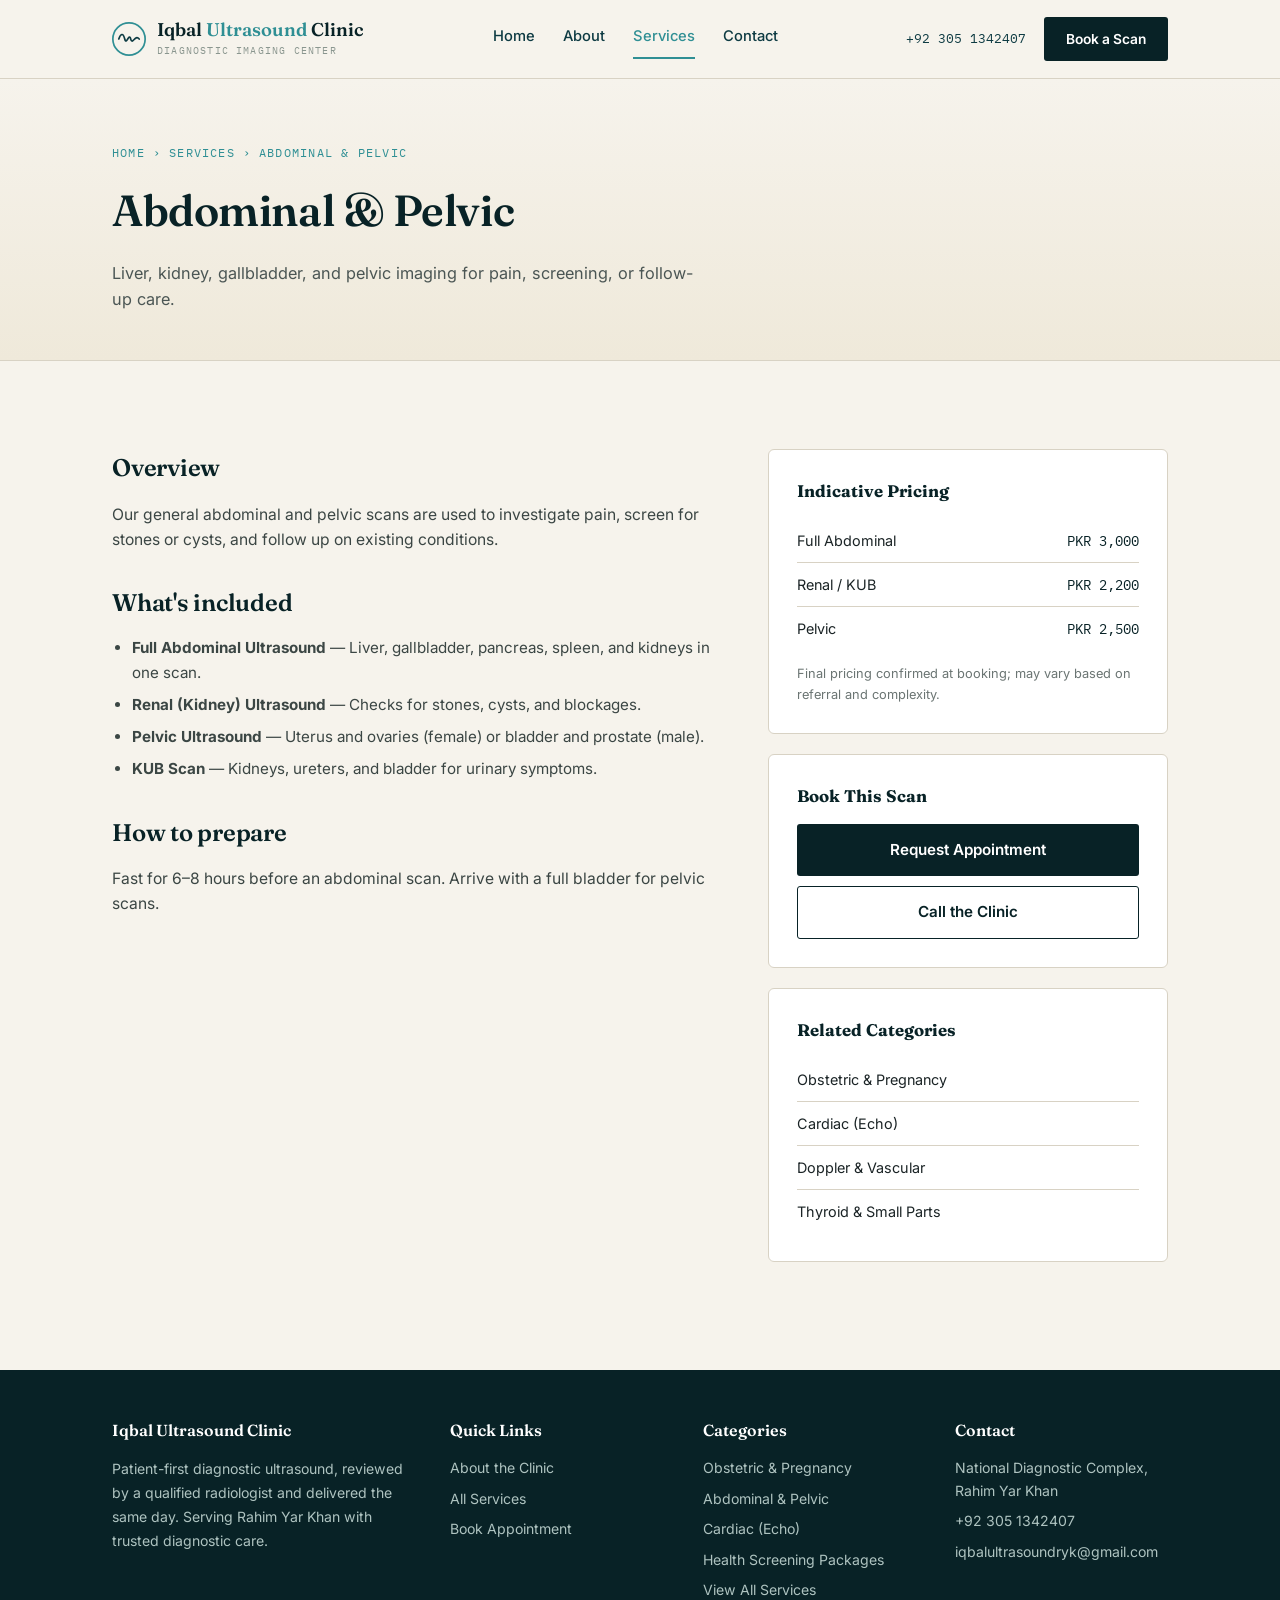
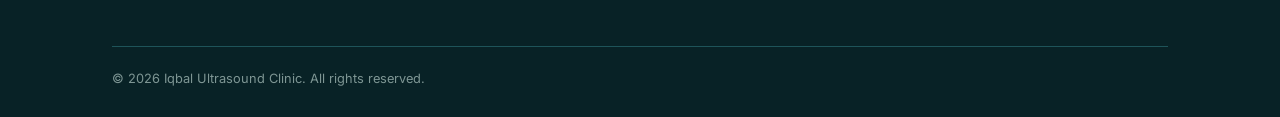
<file: services/abdominal.html>
<!DOCTYPE html>
<html lang="en">
<head>
<meta charset="UTF-8">
<meta name="viewport" content="width=device-width, initial-scale=1.0">
<title>Abdominal & Pelvic — Iqbal Ultrasound Clinic</title>
<meta name="description" content="Liver, kidney, gallbladder, and pelvic imaging for pain, screening, or follow-up care. Book your abdominal & pelvic scan at Iqbal Ultrasound Clinic, Rahim Yar Khan.">
<meta name="theme-color" content="#0E3B43">
<link rel="icon" href="data:image/svg+xml,%3Csvg xmlns='http://www.w3.org/2000/svg' viewBox='0 0 40 40'%3E%3Ccircle cx='20' cy='20' r='19' fill='%230E3B43'/%3E%3Cpath d='M8 20C10 14 13 12 15 20C17 28 20 12 22 20C24 28 27 14 32 20' stroke='%232F8F94' stroke-width='2.5' stroke-linecap='round' fill='none'/%3E%3C/svg%3E">
<link rel="preconnect" href="https://fonts.googleapis.com">
<link href="https://fonts.googleapis.com/css2?family=Fraunces:opsz,wght@9..144,400;9..144,500;9..144,600;9..144,700&family=Inter:wght@400;500;600;700&family=IBM+Plex+Mono:wght@400;500&display=swap" rel="stylesheet">
<link rel="stylesheet" href="../css/styles.css">

</head>
<body>
<header>
  <nav class="wrap">
    <a href="../index.html" class="brand">
      <svg class="brand-mark" viewBox="0 0 40 40" fill="none" xmlns="http://www.w3.org/2000/svg">
        <circle cx="20" cy="20" r="19" stroke="#2F8F94" stroke-width="2"/>
        <path d="M8 20C10 14 13 12 15 20C17 28 20 12 22 20C24 28 27 14 32 20" stroke="#0E3B43" stroke-width="2" stroke-linecap="round" fill="none"/>
      </svg>
      <div>
        <div class="brand-name">Iqbal <span>Ultrasound</span> Clinic</div>
        <span class="brand-tag">Diagnostic Imaging Center</span>
      </div>
    </a>
    <div class="nav-links">
      <a href="../index.html">Home</a>
      <a href="../about.html">About</a>
      <a href="../services.html" class="active">Services</a>
      <a href="../contact.html">Contact</a>
    </div>
    <div class="nav-right">
      <a href="tel:+923051342407" class="nav-phone">+92 305 1342407</a>
      <a href="../contact.html" class="nav-cta">Book a Scan</a>
      <button class="nav-toggle" aria-label="Toggle menu">
        <svg viewBox="0 0 24 24" fill="none" stroke="currentColor" stroke-width="2"><path d="M3 6h18M3 12h18M3 18h18"/></svg>
      </button>
    </div>
  </nav>
</header>

<section class="page-hero">
  <div class="wrap">
    <div class="breadcrumb"><a href="../index.html">Home</a> &rsaquo; <a href="../services.html">Services</a> &rsaquo; <span>Abdominal &amp; Pelvic</span></div>
    <h1>Abdominal &amp; Pelvic</h1>
    <p>Liver, kidney, gallbladder, and pelvic imaging for pain, screening, or follow-up care.</p>
  </div>
</section>
<section class="section">
  <div class="wrap detail-grid">
    <div class="detail-body">
      <h2>Overview</h2>
      <p>Our general abdominal and pelvic scans are used to investigate pain, screen for stones or cysts, and follow up on existing conditions.</p>
      <h2>What's included</h2>
      <ul>
        <li><strong>Full Abdominal Ultrasound</strong> &mdash; Liver, gallbladder, pancreas, spleen, and kidneys in one scan.</li>
        <li><strong>Renal (Kidney) Ultrasound</strong> &mdash; Checks for stones, cysts, and blockages.</li>
        <li><strong>Pelvic Ultrasound</strong> &mdash; Uterus and ovaries (female) or bladder and prostate (male).</li>
        <li><strong>KUB Scan</strong> &mdash; Kidneys, ureters, and bladder for urinary symptoms.</li>
      </ul>
      <h2>How to prepare</h2>
      <p>Fast for 6&ndash;8 hours before an abdominal scan. Arrive with a full bladder for pelvic scans.</p>
    </div>
    <div>
      <div class="side-card">
        <h4>Indicative Pricing</h4>
          <div class="price-row"><span>Full Abdominal</span><span>PKR 3,000</span></div>
          <div class="price-row"><span>Renal / KUB</span><span>PKR 2,200</span></div>
          <div class="price-row"><span>Pelvic</span><span>PKR 2,500</span></div>
        <p style="font-size:0.8rem; color:#6B7573; margin-top:14px;">Final pricing confirmed at booking; may vary based on referral and complexity.</p>
      </div>
      <div class="side-card">
        <h4>Book This Scan</h4>
        <a href="../contact.html" class="btn-primary" style="width:100%; justify-content:center; margin-bottom:10px;">Request Appointment</a>
        <a href="tel:+923051342407" class="btn-secondary" style="width:100%; justify-content:center; display:flex;">Call the Clinic</a>
      </div>
      <div class="side-card">
        <h4>Related Categories</h4>
        <ul class="related-list">
          <li><a href="obstetric.html">Obstetric &amp; Pregnancy</a></li>
          <li><a href="cardiac.html">Cardiac (Echo)</a></li>
          <li><a href="doppler.html">Doppler &amp; Vascular</a></li>
          <li><a href="thyroid.html">Thyroid &amp; Small Parts</a></li>
        </ul>
      </div>
    </div>
  </div>
</section>

<footer>
  <div class="wrap">
    <div class="footer-grid">
      <div>
        <h4>Iqbal Ultrasound Clinic</h4>
        <p>Patient-first diagnostic ultrasound, reviewed by a qualified radiologist and delivered the same day. Serving Rahim Yar Khan with trusted diagnostic care.</p>
      </div>
      <div>
        <h4>Quick Links</h4>
        <ul>
          <li><a href="../about.html">About the Clinic</a></li>
          <li><a href="../services.html">All Services</a></li>
          <li><a href="../contact.html">Book Appointment</a></li>
        </ul>
      </div>
      <div>
        <h4>Categories</h4>
        <ul>
          <li><a href="../services/obstetric.html">Obstetric &amp; Pregnancy</a></li>
          <li><a href="../services/abdominal.html">Abdominal &amp; Pelvic</a></li>
          <li><a href="../services/cardiac.html">Cardiac (Echo)</a></li>
          <li><a href="../services/health-screening.html">Health Screening Packages</a></li>
          <li><a href="../services.html">View All Services</a></li>
        </ul>
      </div>
      <div>
        <h4>Contact</h4>
        <ul>
          <li>National Diagnostic Complex, Rahim Yar Khan</li>
          <li>+92 305 1342407</li>
          <li>iqbalultrasoundryk@gmail.com</li>
        </ul>
      </div>
    </div>
    <div class="footer-bottom">
      <span>&copy; 2026 Iqbal Ultrasound Clinic. All rights reserved.</span>
      
    </div>
  </div>
</footer>
<script src="../js/main.js"></script>
</body>
</html>
</file>
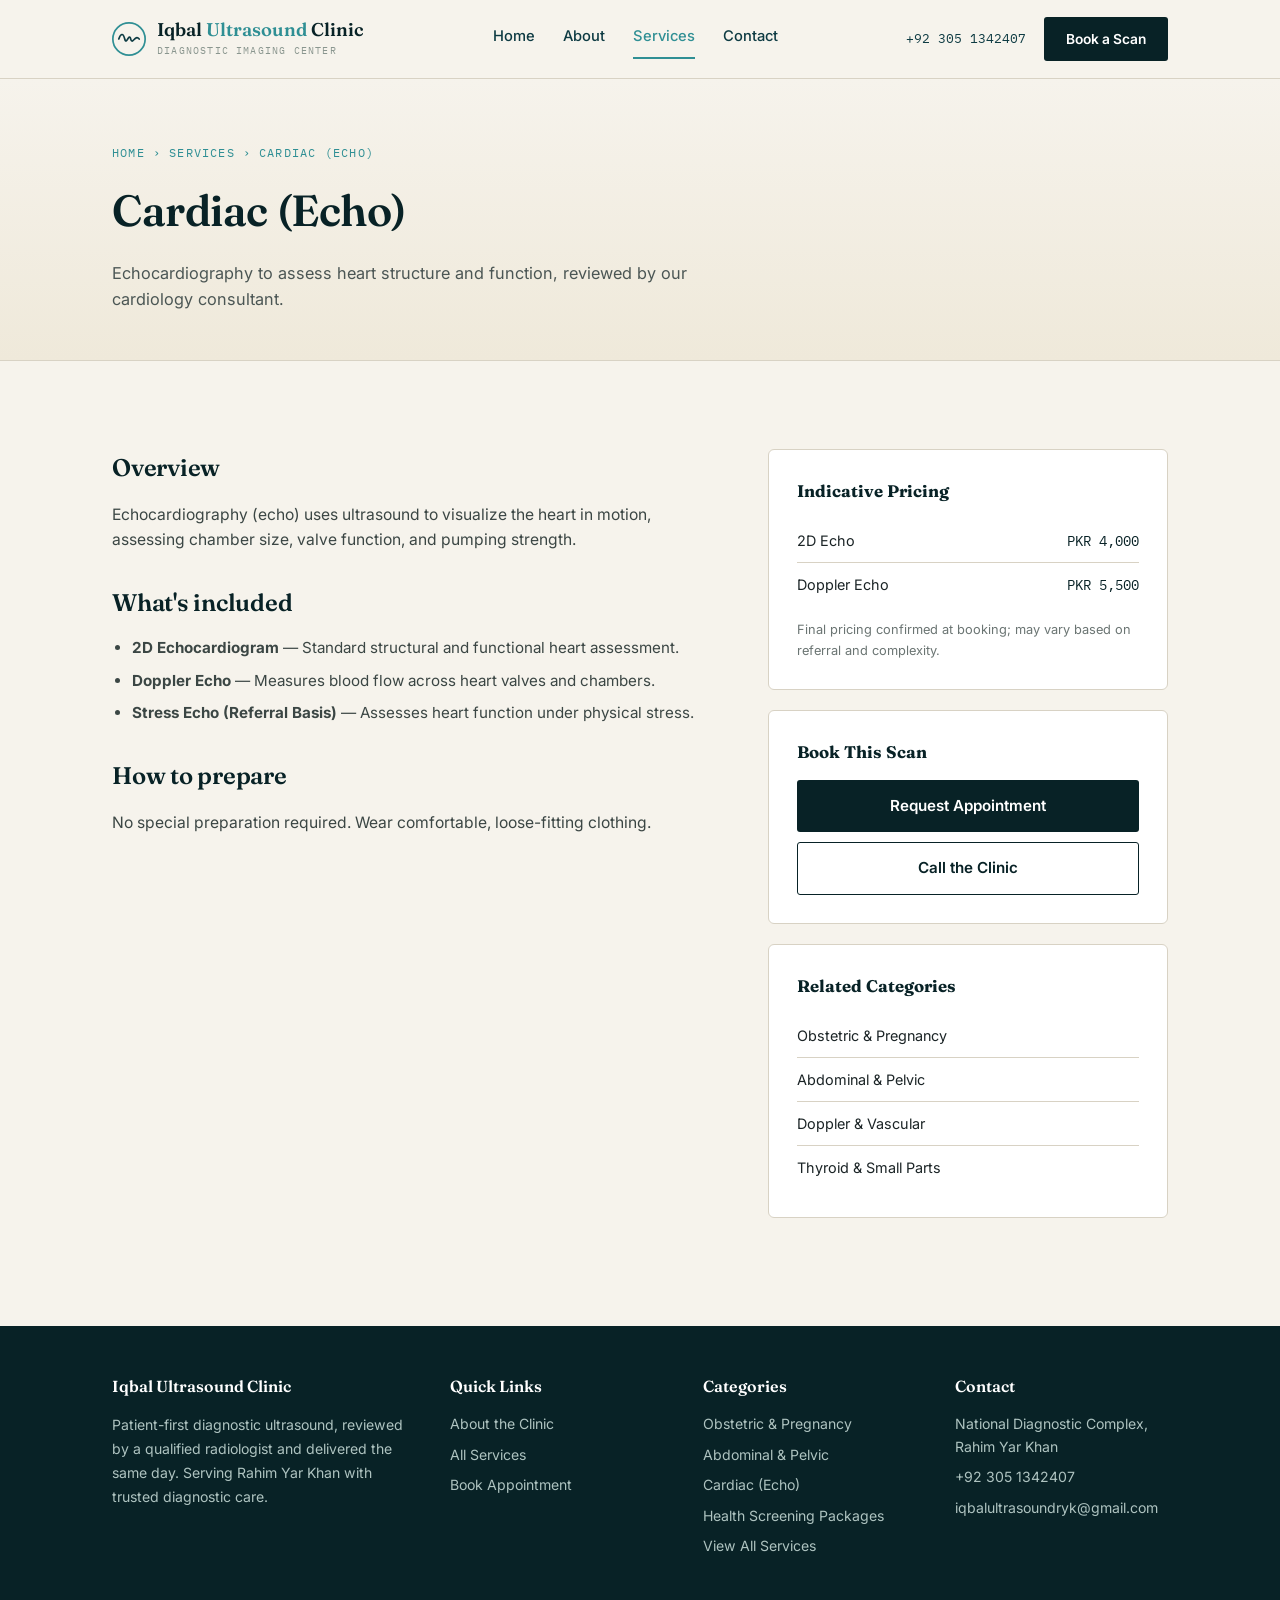
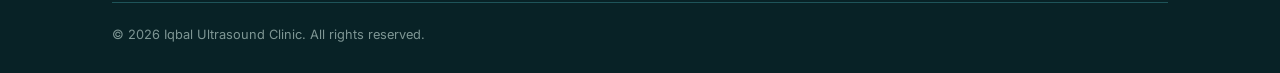
<file: services/cardiac.html>
<!DOCTYPE html>
<html lang="en">
<head>
<meta charset="UTF-8">
<meta name="viewport" content="width=device-width, initial-scale=1.0">
<title>Cardiac (Echo) — Iqbal Ultrasound Clinic</title>
<meta name="description" content="Echocardiography to assess heart structure and function, reviewed by our cardiology consultant. Book your cardiac (echo) scan at Iqbal Ultrasound Clinic, Rahim Yar Khan.">
<meta name="theme-color" content="#0E3B43">
<link rel="icon" href="data:image/svg+xml,%3Csvg xmlns='http://www.w3.org/2000/svg' viewBox='0 0 40 40'%3E%3Ccircle cx='20' cy='20' r='19' fill='%230E3B43'/%3E%3Cpath d='M8 20C10 14 13 12 15 20C17 28 20 12 22 20C24 28 27 14 32 20' stroke='%232F8F94' stroke-width='2.5' stroke-linecap='round' fill='none'/%3E%3C/svg%3E">
<link rel="preconnect" href="https://fonts.googleapis.com">
<link href="https://fonts.googleapis.com/css2?family=Fraunces:opsz,wght@9..144,400;9..144,500;9..144,600;9..144,700&family=Inter:wght@400;500;600;700&family=IBM+Plex+Mono:wght@400;500&display=swap" rel="stylesheet">
<link rel="stylesheet" href="../css/styles.css">

</head>
<body>
<header>
  <nav class="wrap">
    <a href="../index.html" class="brand">
      <svg class="brand-mark" viewBox="0 0 40 40" fill="none" xmlns="http://www.w3.org/2000/svg">
        <circle cx="20" cy="20" r="19" stroke="#2F8F94" stroke-width="2"/>
        <path d="M8 20C10 14 13 12 15 20C17 28 20 12 22 20C24 28 27 14 32 20" stroke="#0E3B43" stroke-width="2" stroke-linecap="round" fill="none"/>
      </svg>
      <div>
        <div class="brand-name">Iqbal <span>Ultrasound</span> Clinic</div>
        <span class="brand-tag">Diagnostic Imaging Center</span>
      </div>
    </a>
    <div class="nav-links">
      <a href="../index.html">Home</a>
      <a href="../about.html">About</a>
      <a href="../services.html" class="active">Services</a>
      <a href="../contact.html">Contact</a>
    </div>
    <div class="nav-right">
      <a href="tel:+923051342407" class="nav-phone">+92 305 1342407</a>
      <a href="../contact.html" class="nav-cta">Book a Scan</a>
      <button class="nav-toggle" aria-label="Toggle menu">
        <svg viewBox="0 0 24 24" fill="none" stroke="currentColor" stroke-width="2"><path d="M3 6h18M3 12h18M3 18h18"/></svg>
      </button>
    </div>
  </nav>
</header>

<section class="page-hero">
  <div class="wrap">
    <div class="breadcrumb"><a href="../index.html">Home</a> &rsaquo; <a href="../services.html">Services</a> &rsaquo; <span>Cardiac (Echo)</span></div>
    <h1>Cardiac (Echo)</h1>
    <p>Echocardiography to assess heart structure and function, reviewed by our cardiology consultant.</p>
  </div>
</section>
<section class="section">
  <div class="wrap detail-grid">
    <div class="detail-body">
      <h2>Overview</h2>
      <p>Echocardiography (echo) uses ultrasound to visualize the heart in motion, assessing chamber size, valve function, and pumping strength.</p>
      <h2>What's included</h2>
      <ul>
        <li><strong>2D Echocardiogram</strong> &mdash; Standard structural and functional heart assessment.</li>
        <li><strong>Doppler Echo</strong> &mdash; Measures blood flow across heart valves and chambers.</li>
        <li><strong>Stress Echo (Referral Basis)</strong> &mdash; Assesses heart function under physical stress.</li>
      </ul>
      <h2>How to prepare</h2>
      <p>No special preparation required. Wear comfortable, loose-fitting clothing.</p>
    </div>
    <div>
      <div class="side-card">
        <h4>Indicative Pricing</h4>
          <div class="price-row"><span>2D Echo</span><span>PKR 4,000</span></div>
          <div class="price-row"><span>Doppler Echo</span><span>PKR 5,500</span></div>
        <p style="font-size:0.8rem; color:#6B7573; margin-top:14px;">Final pricing confirmed at booking; may vary based on referral and complexity.</p>
      </div>
      <div class="side-card">
        <h4>Book This Scan</h4>
        <a href="../contact.html" class="btn-primary" style="width:100%; justify-content:center; margin-bottom:10px;">Request Appointment</a>
        <a href="tel:+923051342407" class="btn-secondary" style="width:100%; justify-content:center; display:flex;">Call the Clinic</a>
      </div>
      <div class="side-card">
        <h4>Related Categories</h4>
        <ul class="related-list">
          <li><a href="obstetric.html">Obstetric &amp; Pregnancy</a></li>
          <li><a href="abdominal.html">Abdominal &amp; Pelvic</a></li>
          <li><a href="doppler.html">Doppler &amp; Vascular</a></li>
          <li><a href="thyroid.html">Thyroid &amp; Small Parts</a></li>
        </ul>
      </div>
    </div>
  </div>
</section>

<footer>
  <div class="wrap">
    <div class="footer-grid">
      <div>
        <h4>Iqbal Ultrasound Clinic</h4>
        <p>Patient-first diagnostic ultrasound, reviewed by a qualified radiologist and delivered the same day. Serving Rahim Yar Khan with trusted diagnostic care.</p>
      </div>
      <div>
        <h4>Quick Links</h4>
        <ul>
          <li><a href="../about.html">About the Clinic</a></li>
          <li><a href="../services.html">All Services</a></li>
          <li><a href="../contact.html">Book Appointment</a></li>
        </ul>
      </div>
      <div>
        <h4>Categories</h4>
        <ul>
          <li><a href="../services/obstetric.html">Obstetric &amp; Pregnancy</a></li>
          <li><a href="../services/abdominal.html">Abdominal &amp; Pelvic</a></li>
          <li><a href="../services/cardiac.html">Cardiac (Echo)</a></li>
          <li><a href="../services/health-screening.html">Health Screening Packages</a></li>
          <li><a href="../services.html">View All Services</a></li>
        </ul>
      </div>
      <div>
        <h4>Contact</h4>
        <ul>
          <li>National Diagnostic Complex, Rahim Yar Khan</li>
          <li>+92 305 1342407</li>
          <li>iqbalultrasoundryk@gmail.com</li>
        </ul>
      </div>
    </div>
    <div class="footer-bottom">
      <span>&copy; 2026 Iqbal Ultrasound Clinic. All rights reserved.</span>
      
    </div>
  </div>
</footer>
<script src="../js/main.js"></script>
</body>
</html>
</file>
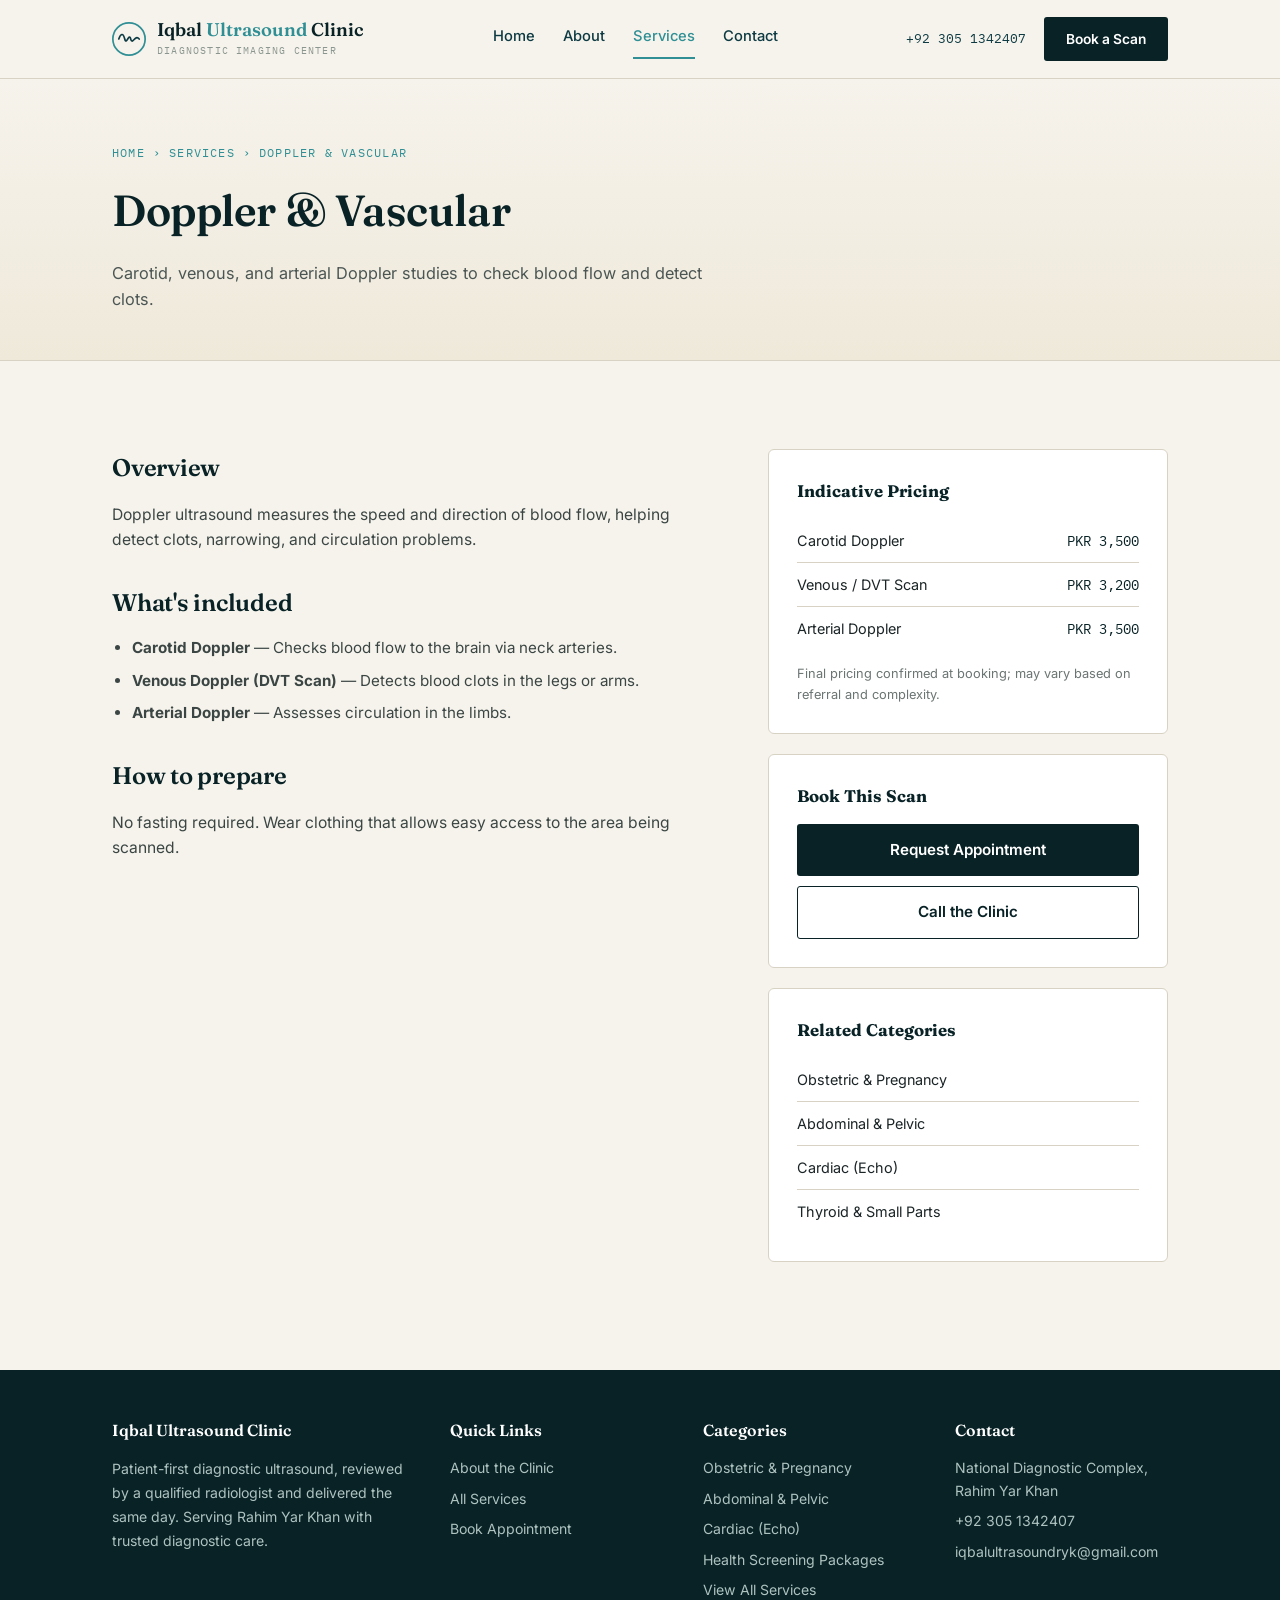
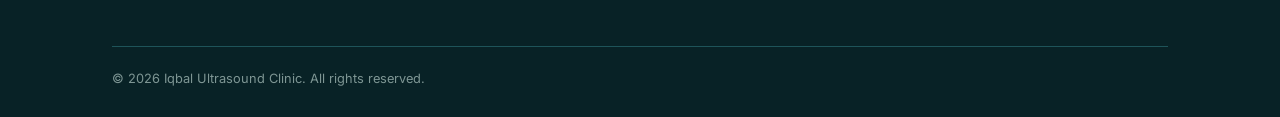
<file: services/doppler.html>
<!DOCTYPE html>
<html lang="en">
<head>
<meta charset="UTF-8">
<meta name="viewport" content="width=device-width, initial-scale=1.0">
<title>Doppler & Vascular — Iqbal Ultrasound Clinic</title>
<meta name="description" content="Carotid, venous, and arterial Doppler studies to check blood flow and detect clots. Book your doppler & vascular scan at Iqbal Ultrasound Clinic, Rahim Yar Khan.">
<meta name="theme-color" content="#0E3B43">
<link rel="icon" href="data:image/svg+xml,%3Csvg xmlns='http://www.w3.org/2000/svg' viewBox='0 0 40 40'%3E%3Ccircle cx='20' cy='20' r='19' fill='%230E3B43'/%3E%3Cpath d='M8 20C10 14 13 12 15 20C17 28 20 12 22 20C24 28 27 14 32 20' stroke='%232F8F94' stroke-width='2.5' stroke-linecap='round' fill='none'/%3E%3C/svg%3E">
<link rel="preconnect" href="https://fonts.googleapis.com">
<link href="https://fonts.googleapis.com/css2?family=Fraunces:opsz,wght@9..144,400;9..144,500;9..144,600;9..144,700&family=Inter:wght@400;500;600;700&family=IBM+Plex+Mono:wght@400;500&display=swap" rel="stylesheet">
<link rel="stylesheet" href="../css/styles.css">

</head>
<body>
<header>
  <nav class="wrap">
    <a href="../index.html" class="brand">
      <svg class="brand-mark" viewBox="0 0 40 40" fill="none" xmlns="http://www.w3.org/2000/svg">
        <circle cx="20" cy="20" r="19" stroke="#2F8F94" stroke-width="2"/>
        <path d="M8 20C10 14 13 12 15 20C17 28 20 12 22 20C24 28 27 14 32 20" stroke="#0E3B43" stroke-width="2" stroke-linecap="round" fill="none"/>
      </svg>
      <div>
        <div class="brand-name">Iqbal <span>Ultrasound</span> Clinic</div>
        <span class="brand-tag">Diagnostic Imaging Center</span>
      </div>
    </a>
    <div class="nav-links">
      <a href="../index.html">Home</a>
      <a href="../about.html">About</a>
      <a href="../services.html" class="active">Services</a>
      <a href="../contact.html">Contact</a>
    </div>
    <div class="nav-right">
      <a href="tel:+923051342407" class="nav-phone">+92 305 1342407</a>
      <a href="../contact.html" class="nav-cta">Book a Scan</a>
      <button class="nav-toggle" aria-label="Toggle menu">
        <svg viewBox="0 0 24 24" fill="none" stroke="currentColor" stroke-width="2"><path d="M3 6h18M3 12h18M3 18h18"/></svg>
      </button>
    </div>
  </nav>
</header>

<section class="page-hero">
  <div class="wrap">
    <div class="breadcrumb"><a href="../index.html">Home</a> &rsaquo; <a href="../services.html">Services</a> &rsaquo; <span>Doppler &amp; Vascular</span></div>
    <h1>Doppler &amp; Vascular</h1>
    <p>Carotid, venous, and arterial Doppler studies to check blood flow and detect clots.</p>
  </div>
</section>
<section class="section">
  <div class="wrap detail-grid">
    <div class="detail-body">
      <h2>Overview</h2>
      <p>Doppler ultrasound measures the speed and direction of blood flow, helping detect clots, narrowing, and circulation problems.</p>
      <h2>What's included</h2>
      <ul>
        <li><strong>Carotid Doppler</strong> &mdash; Checks blood flow to the brain via neck arteries.</li>
        <li><strong>Venous Doppler (DVT Scan)</strong> &mdash; Detects blood clots in the legs or arms.</li>
        <li><strong>Arterial Doppler</strong> &mdash; Assesses circulation in the limbs.</li>
      </ul>
      <h2>How to prepare</h2>
      <p>No fasting required. Wear clothing that allows easy access to the area being scanned.</p>
    </div>
    <div>
      <div class="side-card">
        <h4>Indicative Pricing</h4>
          <div class="price-row"><span>Carotid Doppler</span><span>PKR 3,500</span></div>
          <div class="price-row"><span>Venous / DVT Scan</span><span>PKR 3,200</span></div>
          <div class="price-row"><span>Arterial Doppler</span><span>PKR 3,500</span></div>
        <p style="font-size:0.8rem; color:#6B7573; margin-top:14px;">Final pricing confirmed at booking; may vary based on referral and complexity.</p>
      </div>
      <div class="side-card">
        <h4>Book This Scan</h4>
        <a href="../contact.html" class="btn-primary" style="width:100%; justify-content:center; margin-bottom:10px;">Request Appointment</a>
        <a href="tel:+923051342407" class="btn-secondary" style="width:100%; justify-content:center; display:flex;">Call the Clinic</a>
      </div>
      <div class="side-card">
        <h4>Related Categories</h4>
        <ul class="related-list">
          <li><a href="obstetric.html">Obstetric &amp; Pregnancy</a></li>
          <li><a href="abdominal.html">Abdominal &amp; Pelvic</a></li>
          <li><a href="cardiac.html">Cardiac (Echo)</a></li>
          <li><a href="thyroid.html">Thyroid &amp; Small Parts</a></li>
        </ul>
      </div>
    </div>
  </div>
</section>

<footer>
  <div class="wrap">
    <div class="footer-grid">
      <div>
        <h4>Iqbal Ultrasound Clinic</h4>
        <p>Patient-first diagnostic ultrasound, reviewed by a qualified radiologist and delivered the same day. Serving Rahim Yar Khan with trusted diagnostic care.</p>
      </div>
      <div>
        <h4>Quick Links</h4>
        <ul>
          <li><a href="../about.html">About the Clinic</a></li>
          <li><a href="../services.html">All Services</a></li>
          <li><a href="../contact.html">Book Appointment</a></li>
        </ul>
      </div>
      <div>
        <h4>Categories</h4>
        <ul>
          <li><a href="../services/obstetric.html">Obstetric &amp; Pregnancy</a></li>
          <li><a href="../services/abdominal.html">Abdominal &amp; Pelvic</a></li>
          <li><a href="../services/cardiac.html">Cardiac (Echo)</a></li>
          <li><a href="../services/health-screening.html">Health Screening Packages</a></li>
          <li><a href="../services.html">View All Services</a></li>
        </ul>
      </div>
      <div>
        <h4>Contact</h4>
        <ul>
          <li>National Diagnostic Complex, Rahim Yar Khan</li>
          <li>+92 305 1342407</li>
          <li>iqbalultrasoundryk@gmail.com</li>
        </ul>
      </div>
    </div>
    <div class="footer-bottom">
      <span>&copy; 2026 Iqbal Ultrasound Clinic. All rights reserved.</span>
      
    </div>
  </div>
</footer>
<script src="../js/main.js"></script>
</body>
</html>
</file>
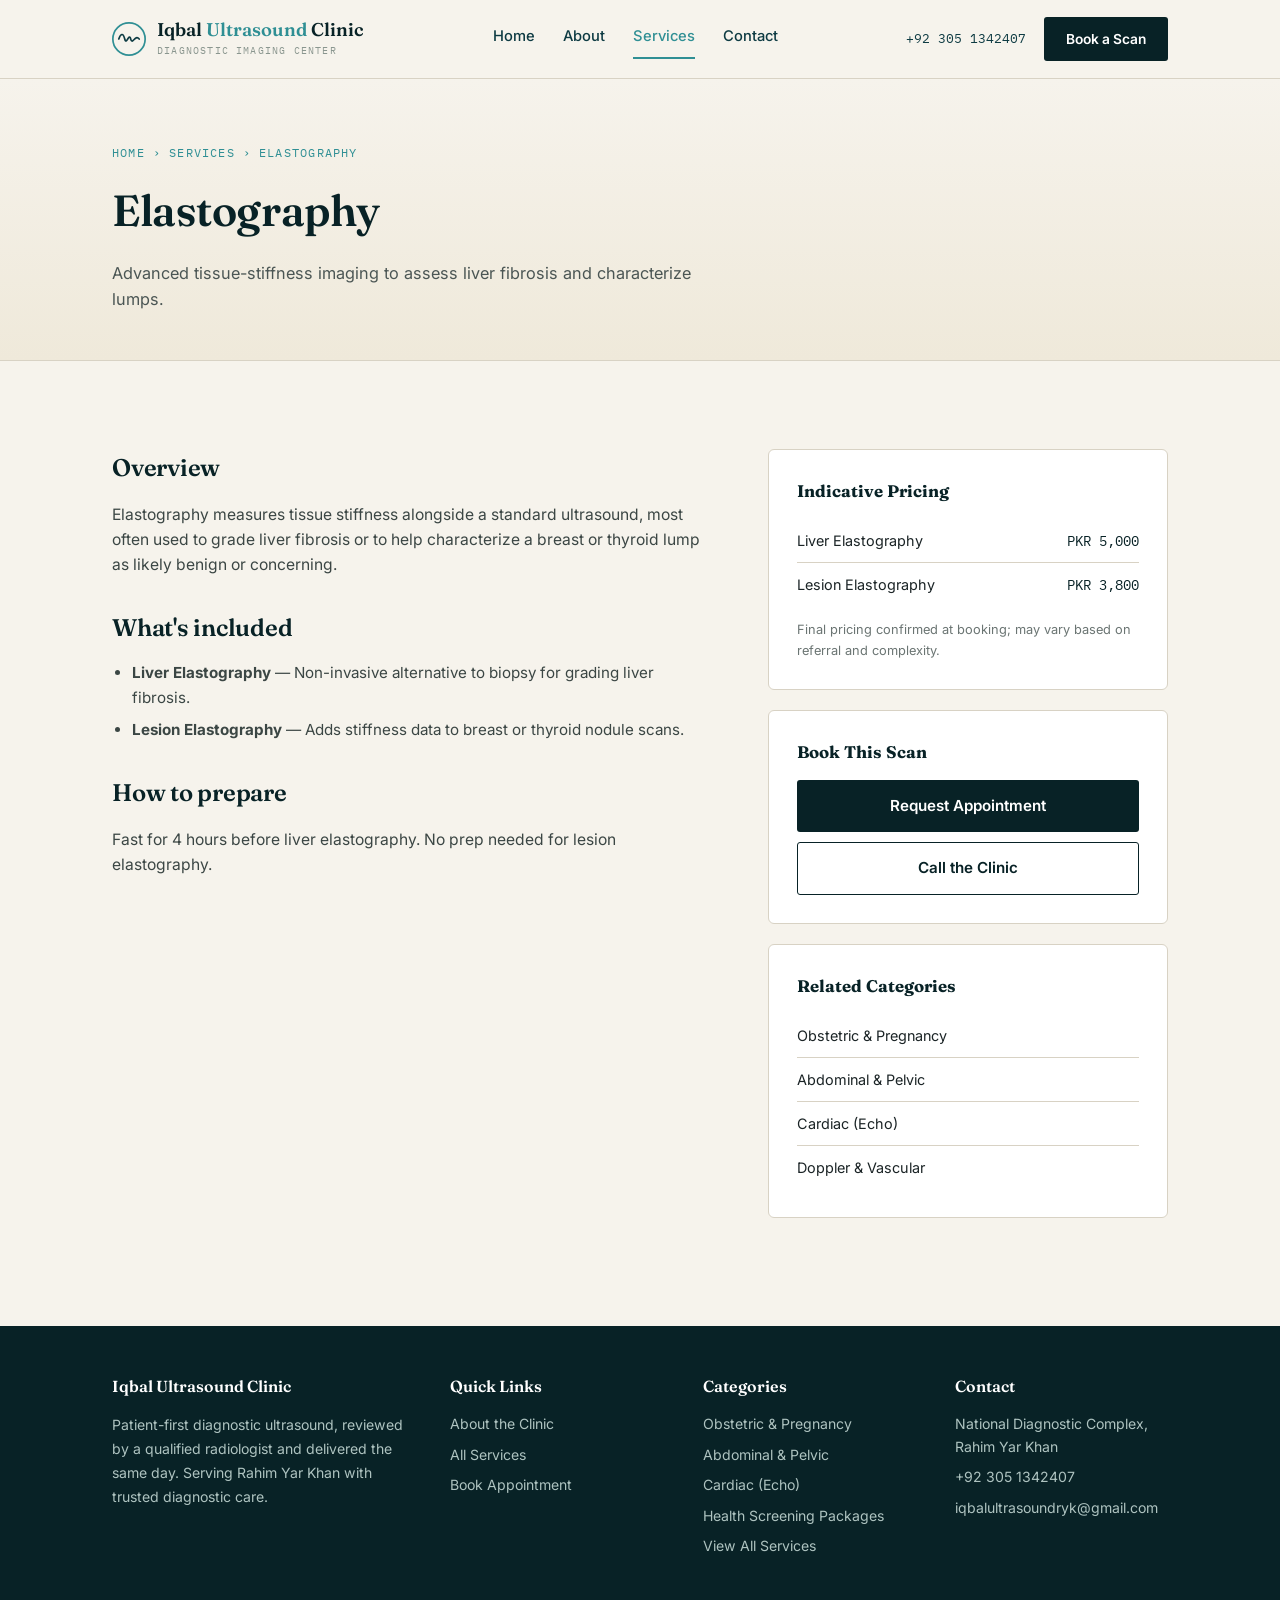
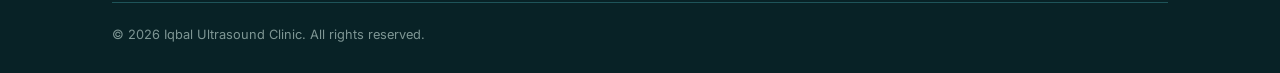
<file: services/elastography.html>
<!DOCTYPE html>
<html lang="en">
<head>
<meta charset="UTF-8">
<meta name="viewport" content="width=device-width, initial-scale=1.0">
<title>Elastography — Iqbal Ultrasound Clinic</title>
<meta name="description" content="Advanced tissue-stiffness imaging to assess liver fibrosis and characterize lumps. Book your elastography scan at Iqbal Ultrasound Clinic, Rahim Yar Khan.">
<meta name="theme-color" content="#0E3B43">
<link rel="icon" href="data:image/svg+xml,%3Csvg xmlns='http://www.w3.org/2000/svg' viewBox='0 0 40 40'%3E%3Ccircle cx='20' cy='20' r='19' fill='%230E3B43'/%3E%3Cpath d='M8 20C10 14 13 12 15 20C17 28 20 12 22 20C24 28 27 14 32 20' stroke='%232F8F94' stroke-width='2.5' stroke-linecap='round' fill='none'/%3E%3C/svg%3E">
<link rel="preconnect" href="https://fonts.googleapis.com">
<link href="https://fonts.googleapis.com/css2?family=Fraunces:opsz,wght@9..144,400;9..144,500;9..144,600;9..144,700&family=Inter:wght@400;500;600;700&family=IBM+Plex+Mono:wght@400;500&display=swap" rel="stylesheet">
<link rel="stylesheet" href="../css/styles.css">

</head>
<body>
<header>
  <nav class="wrap">
    <a href="../index.html" class="brand">
      <svg class="brand-mark" viewBox="0 0 40 40" fill="none" xmlns="http://www.w3.org/2000/svg">
        <circle cx="20" cy="20" r="19" stroke="#2F8F94" stroke-width="2"/>
        <path d="M8 20C10 14 13 12 15 20C17 28 20 12 22 20C24 28 27 14 32 20" stroke="#0E3B43" stroke-width="2" stroke-linecap="round" fill="none"/>
      </svg>
      <div>
        <div class="brand-name">Iqbal <span>Ultrasound</span> Clinic</div>
        <span class="brand-tag">Diagnostic Imaging Center</span>
      </div>
    </a>
    <div class="nav-links">
      <a href="../index.html">Home</a>
      <a href="../about.html">About</a>
      <a href="../services.html" class="active">Services</a>
      <a href="../contact.html">Contact</a>
    </div>
    <div class="nav-right">
      <a href="tel:+923051342407" class="nav-phone">+92 305 1342407</a>
      <a href="../contact.html" class="nav-cta">Book a Scan</a>
      <button class="nav-toggle" aria-label="Toggle menu">
        <svg viewBox="0 0 24 24" fill="none" stroke="currentColor" stroke-width="2"><path d="M3 6h18M3 12h18M3 18h18"/></svg>
      </button>
    </div>
  </nav>
</header>

<section class="page-hero">
  <div class="wrap">
    <div class="breadcrumb"><a href="../index.html">Home</a> &rsaquo; <a href="../services.html">Services</a> &rsaquo; <span>Elastography</span></div>
    <h1>Elastography</h1>
    <p>Advanced tissue-stiffness imaging to assess liver fibrosis and characterize lumps.</p>
  </div>
</section>
<section class="section">
  <div class="wrap detail-grid">
    <div class="detail-body">
      <h2>Overview</h2>
      <p>Elastography measures tissue stiffness alongside a standard ultrasound, most often used to grade liver fibrosis or to help characterize a breast or thyroid lump as likely benign or concerning.</p>
      <h2>What's included</h2>
      <ul>
        <li><strong>Liver Elastography</strong> &mdash; Non-invasive alternative to biopsy for grading liver fibrosis.</li>
        <li><strong>Lesion Elastography</strong> &mdash; Adds stiffness data to breast or thyroid nodule scans.</li>
      </ul>
      <h2>How to prepare</h2>
      <p>Fast for 4 hours before liver elastography. No prep needed for lesion elastography.</p>
    </div>
    <div>
      <div class="side-card">
        <h4>Indicative Pricing</h4>
          <div class="price-row"><span>Liver Elastography</span><span>PKR 5,000</span></div>
          <div class="price-row"><span>Lesion Elastography</span><span>PKR 3,800</span></div>
        <p style="font-size:0.8rem; color:#6B7573; margin-top:14px;">Final pricing confirmed at booking; may vary based on referral and complexity.</p>
      </div>
      <div class="side-card">
        <h4>Book This Scan</h4>
        <a href="../contact.html" class="btn-primary" style="width:100%; justify-content:center; margin-bottom:10px;">Request Appointment</a>
        <a href="tel:+923051342407" class="btn-secondary" style="width:100%; justify-content:center; display:flex;">Call the Clinic</a>
      </div>
      <div class="side-card">
        <h4>Related Categories</h4>
        <ul class="related-list">
          <li><a href="obstetric.html">Obstetric &amp; Pregnancy</a></li>
          <li><a href="abdominal.html">Abdominal &amp; Pelvic</a></li>
          <li><a href="cardiac.html">Cardiac (Echo)</a></li>
          <li><a href="doppler.html">Doppler &amp; Vascular</a></li>
        </ul>
      </div>
    </div>
  </div>
</section>

<footer>
  <div class="wrap">
    <div class="footer-grid">
      <div>
        <h4>Iqbal Ultrasound Clinic</h4>
        <p>Patient-first diagnostic ultrasound, reviewed by a qualified radiologist and delivered the same day. Serving Rahim Yar Khan with trusted diagnostic care.</p>
      </div>
      <div>
        <h4>Quick Links</h4>
        <ul>
          <li><a href="../about.html">About the Clinic</a></li>
          <li><a href="../services.html">All Services</a></li>
          <li><a href="../contact.html">Book Appointment</a></li>
        </ul>
      </div>
      <div>
        <h4>Categories</h4>
        <ul>
          <li><a href="../services/obstetric.html">Obstetric &amp; Pregnancy</a></li>
          <li><a href="../services/abdominal.html">Abdominal &amp; Pelvic</a></li>
          <li><a href="../services/cardiac.html">Cardiac (Echo)</a></li>
          <li><a href="../services/health-screening.html">Health Screening Packages</a></li>
          <li><a href="../services.html">View All Services</a></li>
        </ul>
      </div>
      <div>
        <h4>Contact</h4>
        <ul>
          <li>National Diagnostic Complex, Rahim Yar Khan</li>
          <li>+92 305 1342407</li>
          <li>iqbalultrasoundryk@gmail.com</li>
        </ul>
      </div>
    </div>
    <div class="footer-bottom">
      <span>&copy; 2026 Iqbal Ultrasound Clinic. All rights reserved.</span>
      
    </div>
  </div>
</footer>
<script src="../js/main.js"></script>
</body>
</html>
</file>
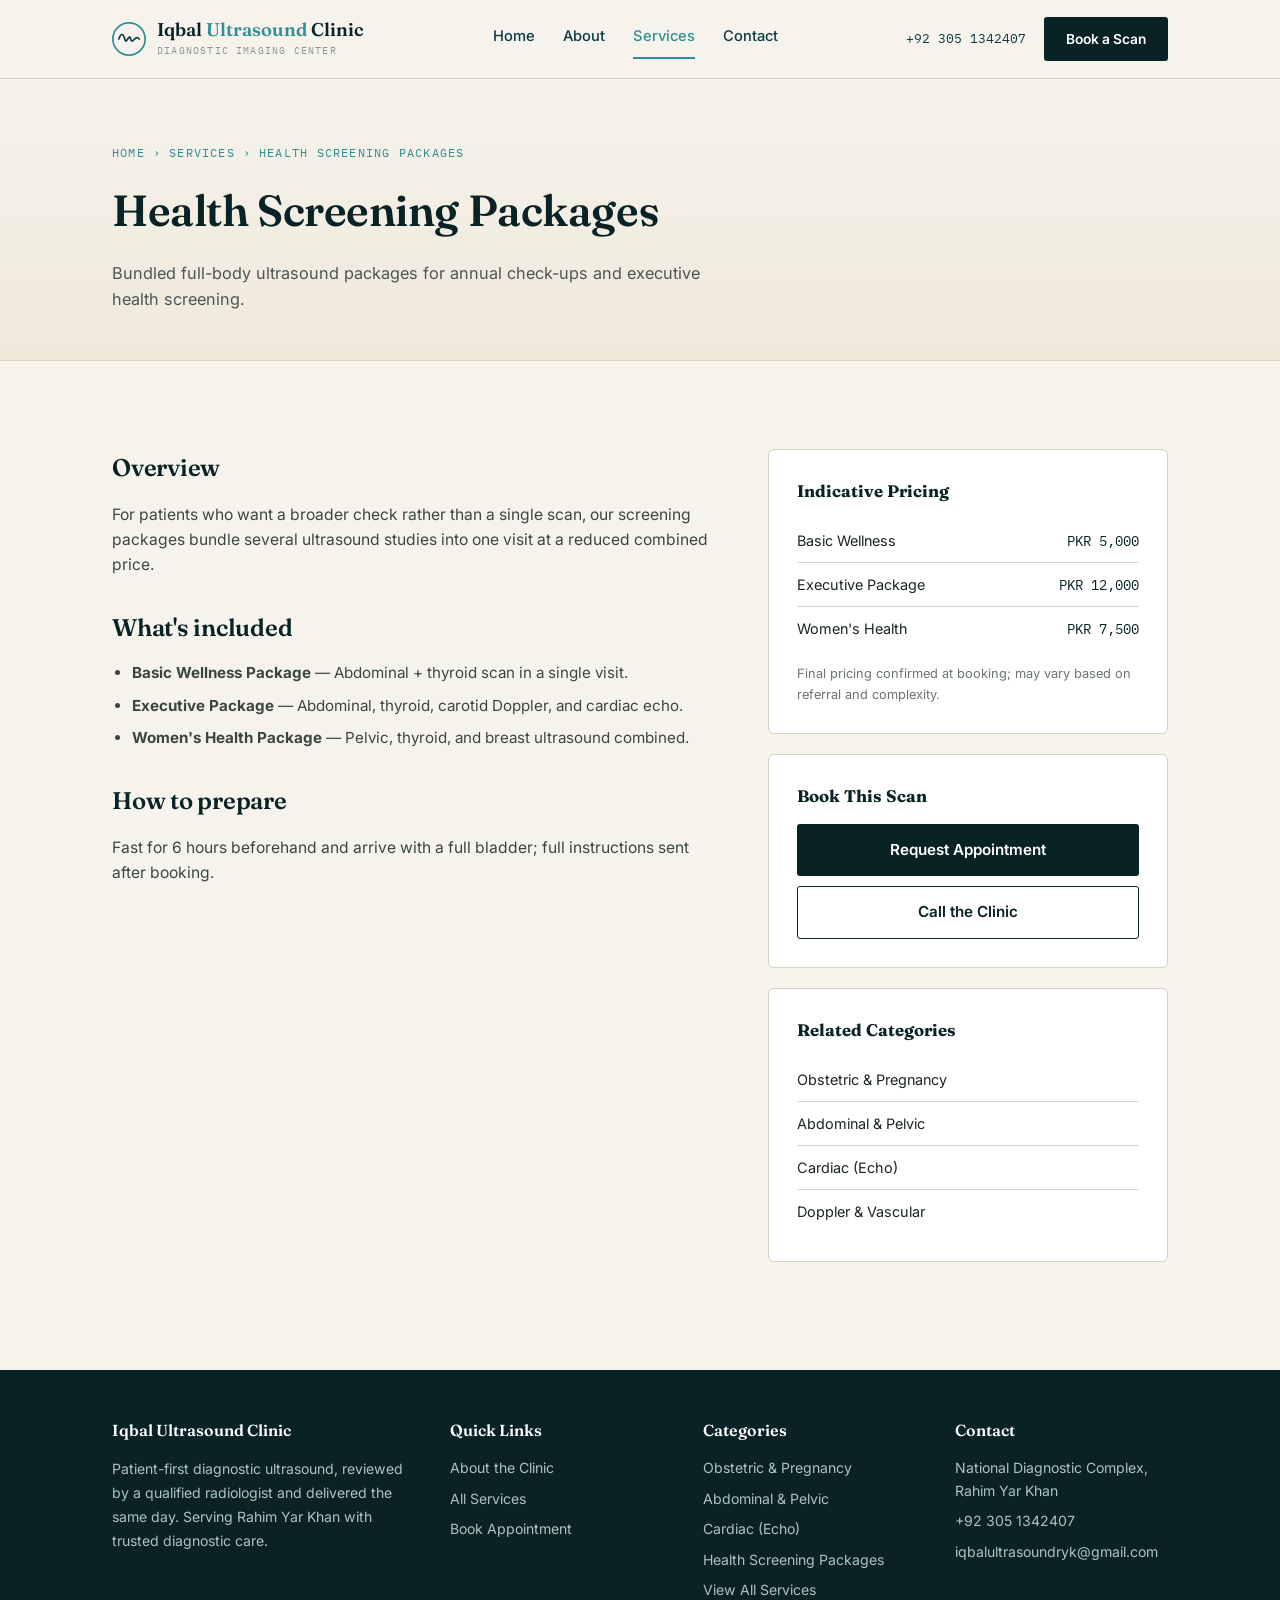
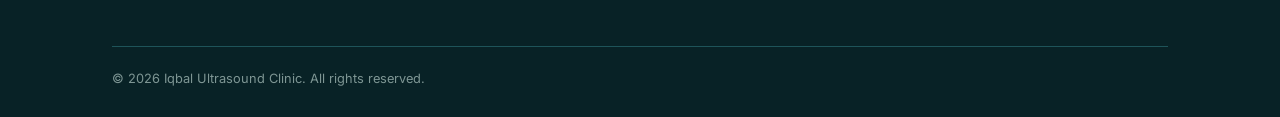
<file: services/health-screening.html>
<!DOCTYPE html>
<html lang="en">
<head>
<meta charset="UTF-8">
<meta name="viewport" content="width=device-width, initial-scale=1.0">
<title>Health Screening Packages — Iqbal Ultrasound Clinic</title>
<meta name="description" content="Bundled full-body ultrasound packages for annual check-ups and executive health screening. Book your health screening packages scan at Iqbal Ultrasound Clinic, Rahim Yar Khan.">
<meta name="theme-color" content="#0E3B43">
<link rel="icon" href="data:image/svg+xml,%3Csvg xmlns='http://www.w3.org/2000/svg' viewBox='0 0 40 40'%3E%3Ccircle cx='20' cy='20' r='19' fill='%230E3B43'/%3E%3Cpath d='M8 20C10 14 13 12 15 20C17 28 20 12 22 20C24 28 27 14 32 20' stroke='%232F8F94' stroke-width='2.5' stroke-linecap='round' fill='none'/%3E%3C/svg%3E">
<link rel="preconnect" href="https://fonts.googleapis.com">
<link href="https://fonts.googleapis.com/css2?family=Fraunces:opsz,wght@9..144,400;9..144,500;9..144,600;9..144,700&family=Inter:wght@400;500;600;700&family=IBM+Plex+Mono:wght@400;500&display=swap" rel="stylesheet">
<link rel="stylesheet" href="../css/styles.css">

</head>
<body>
<header>
  <nav class="wrap">
    <a href="../index.html" class="brand">
      <svg class="brand-mark" viewBox="0 0 40 40" fill="none" xmlns="http://www.w3.org/2000/svg">
        <circle cx="20" cy="20" r="19" stroke="#2F8F94" stroke-width="2"/>
        <path d="M8 20C10 14 13 12 15 20C17 28 20 12 22 20C24 28 27 14 32 20" stroke="#0E3B43" stroke-width="2" stroke-linecap="round" fill="none"/>
      </svg>
      <div>
        <div class="brand-name">Iqbal <span>Ultrasound</span> Clinic</div>
        <span class="brand-tag">Diagnostic Imaging Center</span>
      </div>
    </a>
    <div class="nav-links">
      <a href="../index.html">Home</a>
      <a href="../about.html">About</a>
      <a href="../services.html" class="active">Services</a>
      <a href="../contact.html">Contact</a>
    </div>
    <div class="nav-right">
      <a href="tel:+923051342407" class="nav-phone">+92 305 1342407</a>
      <a href="../contact.html" class="nav-cta">Book a Scan</a>
      <button class="nav-toggle" aria-label="Toggle menu">
        <svg viewBox="0 0 24 24" fill="none" stroke="currentColor" stroke-width="2"><path d="M3 6h18M3 12h18M3 18h18"/></svg>
      </button>
    </div>
  </nav>
</header>

<section class="page-hero">
  <div class="wrap">
    <div class="breadcrumb"><a href="../index.html">Home</a> &rsaquo; <a href="../services.html">Services</a> &rsaquo; <span>Health Screening Packages</span></div>
    <h1>Health Screening Packages</h1>
    <p>Bundled full-body ultrasound packages for annual check-ups and executive health screening.</p>
  </div>
</section>
<section class="section">
  <div class="wrap detail-grid">
    <div class="detail-body">
      <h2>Overview</h2>
      <p>For patients who want a broader check rather than a single scan, our screening packages bundle several ultrasound studies into one visit at a reduced combined price.</p>
      <h2>What's included</h2>
      <ul>
        <li><strong>Basic Wellness Package</strong> &mdash; Abdominal + thyroid scan in a single visit.</li>
        <li><strong>Executive Package</strong> &mdash; Abdominal, thyroid, carotid Doppler, and cardiac echo.</li>
        <li><strong>Women's Health Package</strong> &mdash; Pelvic, thyroid, and breast ultrasound combined.</li>
      </ul>
      <h2>How to prepare</h2>
      <p>Fast for 6 hours beforehand and arrive with a full bladder; full instructions sent after booking.</p>
    </div>
    <div>
      <div class="side-card">
        <h4>Indicative Pricing</h4>
          <div class="price-row"><span>Basic Wellness</span><span>PKR 5,000</span></div>
          <div class="price-row"><span>Executive Package</span><span>PKR 12,000</span></div>
          <div class="price-row"><span>Women's Health</span><span>PKR 7,500</span></div>
        <p style="font-size:0.8rem; color:#6B7573; margin-top:14px;">Final pricing confirmed at booking; may vary based on referral and complexity.</p>
      </div>
      <div class="side-card">
        <h4>Book This Scan</h4>
        <a href="../contact.html" class="btn-primary" style="width:100%; justify-content:center; margin-bottom:10px;">Request Appointment</a>
        <a href="tel:+923051342407" class="btn-secondary" style="width:100%; justify-content:center; display:flex;">Call the Clinic</a>
      </div>
      <div class="side-card">
        <h4>Related Categories</h4>
        <ul class="related-list">
          <li><a href="obstetric.html">Obstetric &amp; Pregnancy</a></li>
          <li><a href="abdominal.html">Abdominal &amp; Pelvic</a></li>
          <li><a href="cardiac.html">Cardiac (Echo)</a></li>
          <li><a href="doppler.html">Doppler &amp; Vascular</a></li>
        </ul>
      </div>
    </div>
  </div>
</section>

<footer>
  <div class="wrap">
    <div class="footer-grid">
      <div>
        <h4>Iqbal Ultrasound Clinic</h4>
        <p>Patient-first diagnostic ultrasound, reviewed by a qualified radiologist and delivered the same day. Serving Rahim Yar Khan with trusted diagnostic care.</p>
      </div>
      <div>
        <h4>Quick Links</h4>
        <ul>
          <li><a href="../about.html">About the Clinic</a></li>
          <li><a href="../services.html">All Services</a></li>
          <li><a href="../contact.html">Book Appointment</a></li>
        </ul>
      </div>
      <div>
        <h4>Categories</h4>
        <ul>
          <li><a href="../services/obstetric.html">Obstetric &amp; Pregnancy</a></li>
          <li><a href="../services/abdominal.html">Abdominal &amp; Pelvic</a></li>
          <li><a href="../services/cardiac.html">Cardiac (Echo)</a></li>
          <li><a href="../services/health-screening.html">Health Screening Packages</a></li>
          <li><a href="../services.html">View All Services</a></li>
        </ul>
      </div>
      <div>
        <h4>Contact</h4>
        <ul>
          <li>National Diagnostic Complex, Rahim Yar Khan</li>
          <li>+92 305 1342407</li>
          <li>iqbalultrasoundryk@gmail.com</li>
        </ul>
      </div>
    </div>
    <div class="footer-bottom">
      <span>&copy; 2026 Iqbal Ultrasound Clinic. All rights reserved.</span>
      
    </div>
  </div>
</footer>
<script src="../js/main.js"></script>
</body>
</html>
</file>
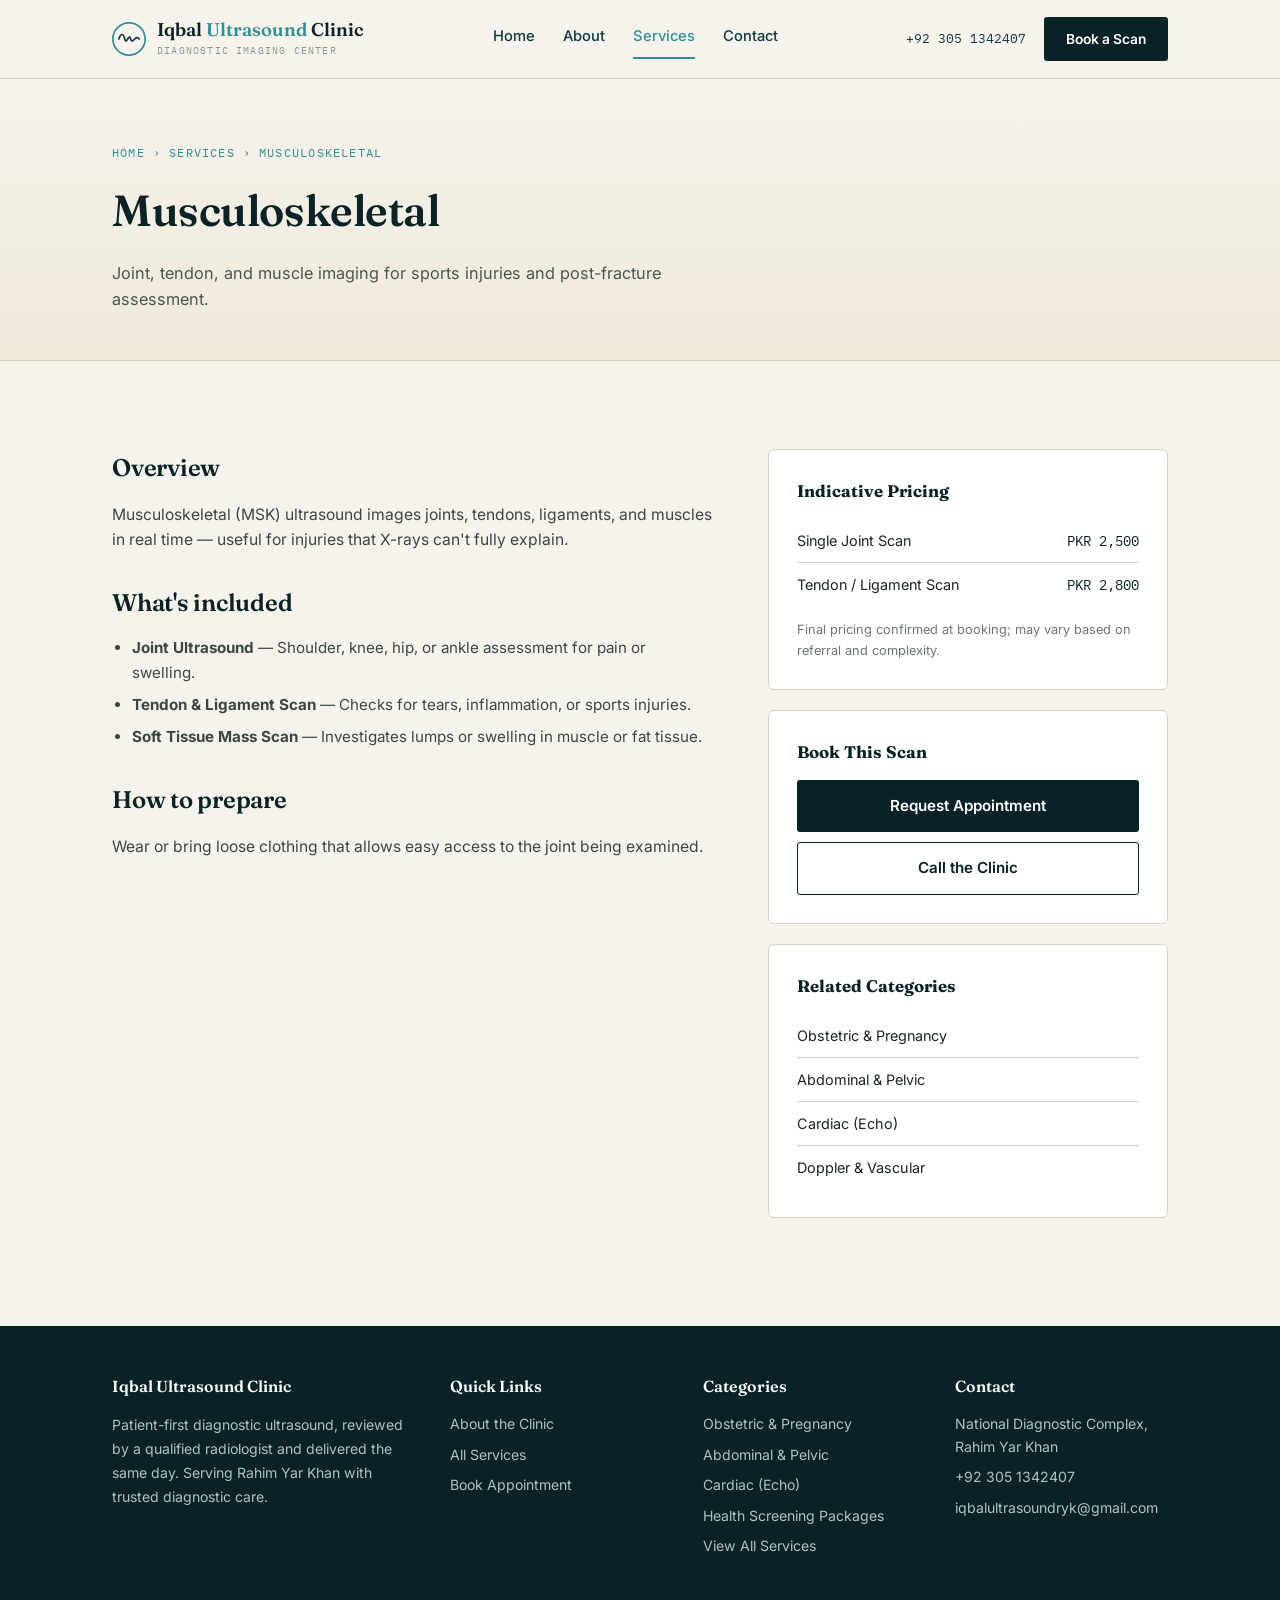
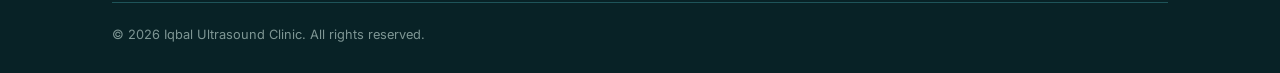
<file: services/msk.html>
<!DOCTYPE html>
<html lang="en">
<head>
<meta charset="UTF-8">
<meta name="viewport" content="width=device-width, initial-scale=1.0">
<title>Musculoskeletal — Iqbal Ultrasound Clinic</title>
<meta name="description" content="Joint, tendon, and muscle imaging for sports injuries and post-fracture assessment. Book your musculoskeletal scan at Iqbal Ultrasound Clinic, Rahim Yar Khan.">
<meta name="theme-color" content="#0E3B43">
<link rel="icon" href="data:image/svg+xml,%3Csvg xmlns='http://www.w3.org/2000/svg' viewBox='0 0 40 40'%3E%3Ccircle cx='20' cy='20' r='19' fill='%230E3B43'/%3E%3Cpath d='M8 20C10 14 13 12 15 20C17 28 20 12 22 20C24 28 27 14 32 20' stroke='%232F8F94' stroke-width='2.5' stroke-linecap='round' fill='none'/%3E%3C/svg%3E">
<link rel="preconnect" href="https://fonts.googleapis.com">
<link href="https://fonts.googleapis.com/css2?family=Fraunces:opsz,wght@9..144,400;9..144,500;9..144,600;9..144,700&family=Inter:wght@400;500;600;700&family=IBM+Plex+Mono:wght@400;500&display=swap" rel="stylesheet">
<link rel="stylesheet" href="../css/styles.css">

</head>
<body>
<header>
  <nav class="wrap">
    <a href="../index.html" class="brand">
      <svg class="brand-mark" viewBox="0 0 40 40" fill="none" xmlns="http://www.w3.org/2000/svg">
        <circle cx="20" cy="20" r="19" stroke="#2F8F94" stroke-width="2"/>
        <path d="M8 20C10 14 13 12 15 20C17 28 20 12 22 20C24 28 27 14 32 20" stroke="#0E3B43" stroke-width="2" stroke-linecap="round" fill="none"/>
      </svg>
      <div>
        <div class="brand-name">Iqbal <span>Ultrasound</span> Clinic</div>
        <span class="brand-tag">Diagnostic Imaging Center</span>
      </div>
    </a>
    <div class="nav-links">
      <a href="../index.html">Home</a>
      <a href="../about.html">About</a>
      <a href="../services.html" class="active">Services</a>
      <a href="../contact.html">Contact</a>
    </div>
    <div class="nav-right">
      <a href="tel:+923051342407" class="nav-phone">+92 305 1342407</a>
      <a href="../contact.html" class="nav-cta">Book a Scan</a>
      <button class="nav-toggle" aria-label="Toggle menu">
        <svg viewBox="0 0 24 24" fill="none" stroke="currentColor" stroke-width="2"><path d="M3 6h18M3 12h18M3 18h18"/></svg>
      </button>
    </div>
  </nav>
</header>

<section class="page-hero">
  <div class="wrap">
    <div class="breadcrumb"><a href="../index.html">Home</a> &rsaquo; <a href="../services.html">Services</a> &rsaquo; <span>Musculoskeletal</span></div>
    <h1>Musculoskeletal</h1>
    <p>Joint, tendon, and muscle imaging for sports injuries and post-fracture assessment.</p>
  </div>
</section>
<section class="section">
  <div class="wrap detail-grid">
    <div class="detail-body">
      <h2>Overview</h2>
      <p>Musculoskeletal (MSK) ultrasound images joints, tendons, ligaments, and muscles in real time &mdash; useful for injuries that X-rays can't fully explain.</p>
      <h2>What's included</h2>
      <ul>
        <li><strong>Joint Ultrasound</strong> &mdash; Shoulder, knee, hip, or ankle assessment for pain or swelling.</li>
        <li><strong>Tendon &amp; Ligament Scan</strong> &mdash; Checks for tears, inflammation, or sports injuries.</li>
        <li><strong>Soft Tissue Mass Scan</strong> &mdash; Investigates lumps or swelling in muscle or fat tissue.</li>
      </ul>
      <h2>How to prepare</h2>
      <p>Wear or bring loose clothing that allows easy access to the joint being examined.</p>
    </div>
    <div>
      <div class="side-card">
        <h4>Indicative Pricing</h4>
          <div class="price-row"><span>Single Joint Scan</span><span>PKR 2,500</span></div>
          <div class="price-row"><span>Tendon / Ligament Scan</span><span>PKR 2,800</span></div>
        <p style="font-size:0.8rem; color:#6B7573; margin-top:14px;">Final pricing confirmed at booking; may vary based on referral and complexity.</p>
      </div>
      <div class="side-card">
        <h4>Book This Scan</h4>
        <a href="../contact.html" class="btn-primary" style="width:100%; justify-content:center; margin-bottom:10px;">Request Appointment</a>
        <a href="tel:+923051342407" class="btn-secondary" style="width:100%; justify-content:center; display:flex;">Call the Clinic</a>
      </div>
      <div class="side-card">
        <h4>Related Categories</h4>
        <ul class="related-list">
          <li><a href="obstetric.html">Obstetric &amp; Pregnancy</a></li>
          <li><a href="abdominal.html">Abdominal &amp; Pelvic</a></li>
          <li><a href="cardiac.html">Cardiac (Echo)</a></li>
          <li><a href="doppler.html">Doppler &amp; Vascular</a></li>
        </ul>
      </div>
    </div>
  </div>
</section>

<footer>
  <div class="wrap">
    <div class="footer-grid">
      <div>
        <h4>Iqbal Ultrasound Clinic</h4>
        <p>Patient-first diagnostic ultrasound, reviewed by a qualified radiologist and delivered the same day. Serving Rahim Yar Khan with trusted diagnostic care.</p>
      </div>
      <div>
        <h4>Quick Links</h4>
        <ul>
          <li><a href="../about.html">About the Clinic</a></li>
          <li><a href="../services.html">All Services</a></li>
          <li><a href="../contact.html">Book Appointment</a></li>
        </ul>
      </div>
      <div>
        <h4>Categories</h4>
        <ul>
          <li><a href="../services/obstetric.html">Obstetric &amp; Pregnancy</a></li>
          <li><a href="../services/abdominal.html">Abdominal &amp; Pelvic</a></li>
          <li><a href="../services/cardiac.html">Cardiac (Echo)</a></li>
          <li><a href="../services/health-screening.html">Health Screening Packages</a></li>
          <li><a href="../services.html">View All Services</a></li>
        </ul>
      </div>
      <div>
        <h4>Contact</h4>
        <ul>
          <li>National Diagnostic Complex, Rahim Yar Khan</li>
          <li>+92 305 1342407</li>
          <li>iqbalultrasoundryk@gmail.com</li>
        </ul>
      </div>
    </div>
    <div class="footer-bottom">
      <span>&copy; 2026 Iqbal Ultrasound Clinic. All rights reserved.</span>
      
    </div>
  </div>
</footer>
<script src="../js/main.js"></script>
</body>
</html>
</file>
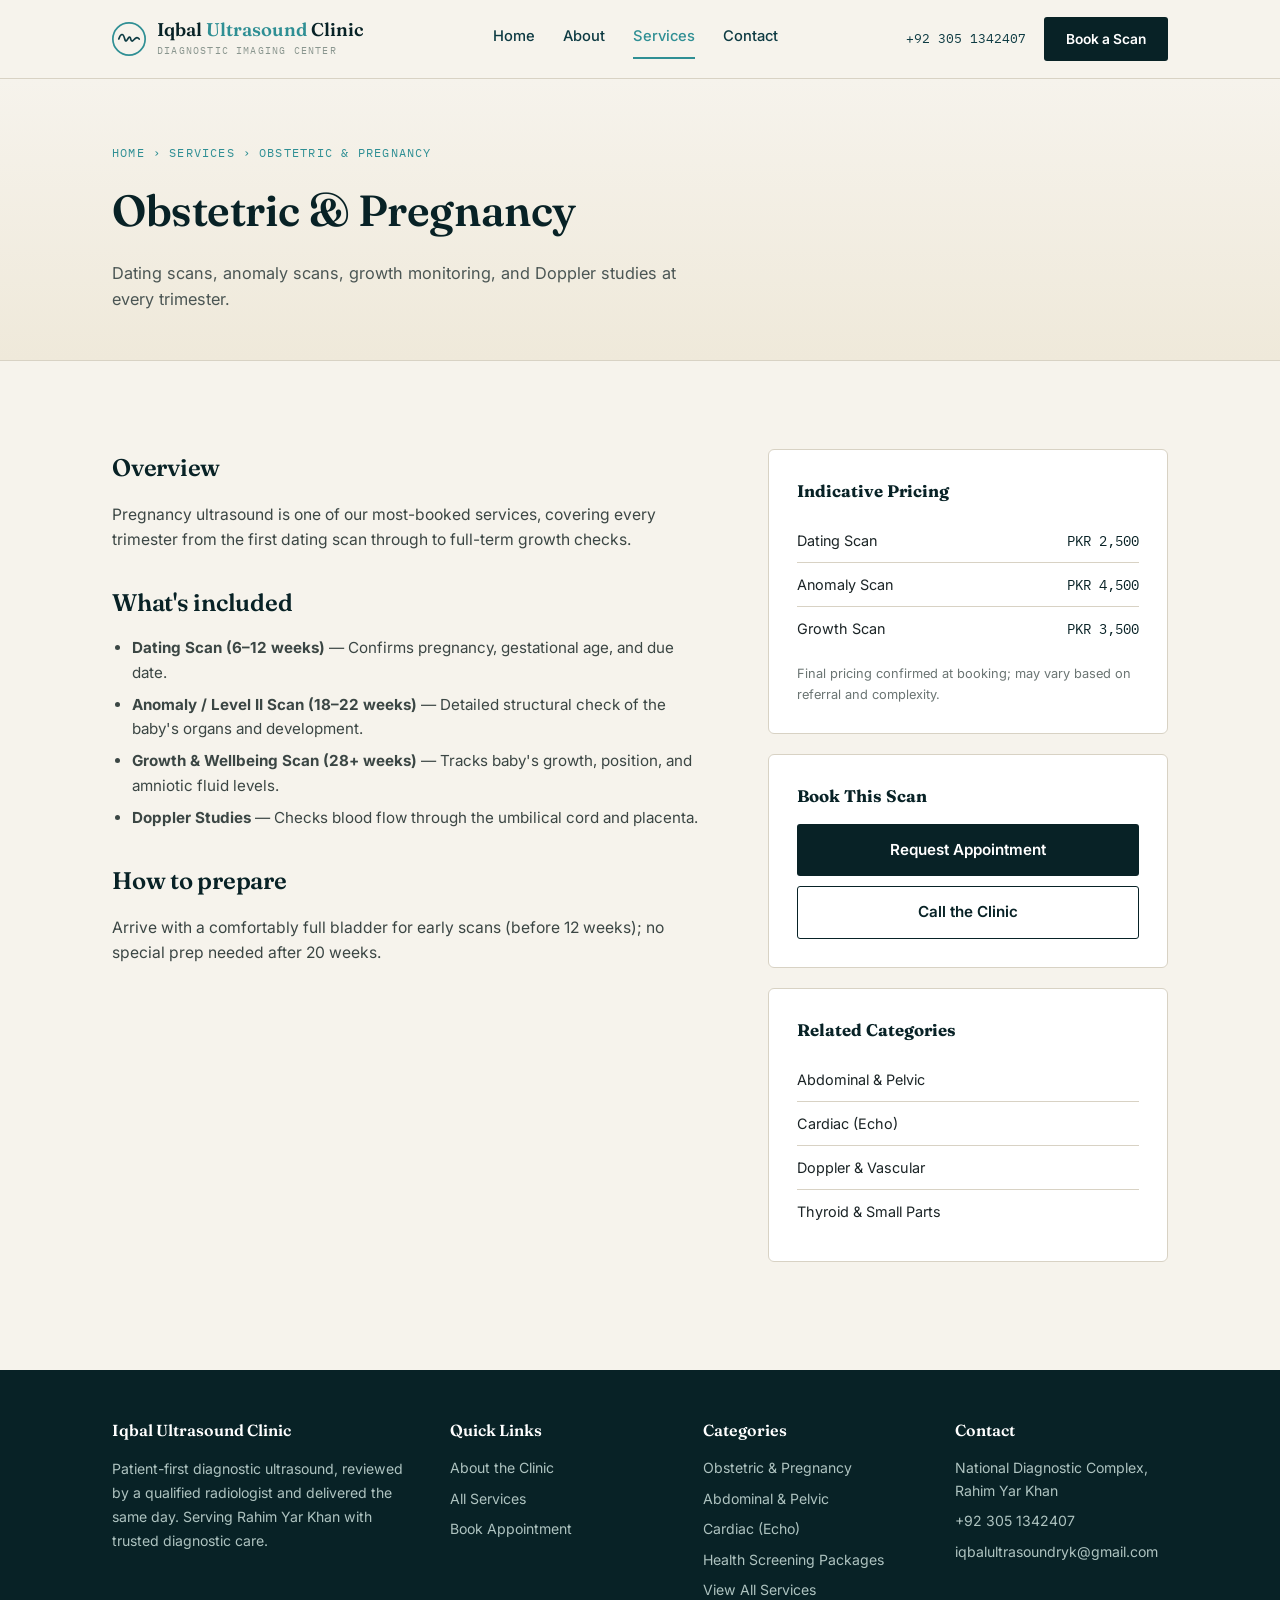
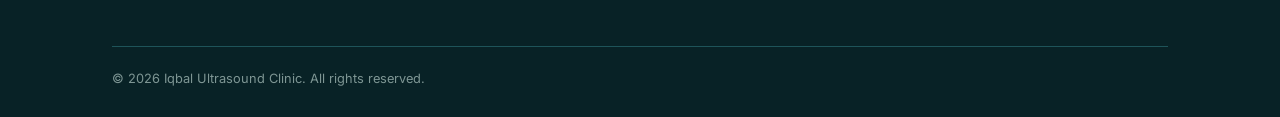
<file: services/obstetric.html>
<!DOCTYPE html>
<html lang="en">
<head>
<meta charset="UTF-8">
<meta name="viewport" content="width=device-width, initial-scale=1.0">
<title>Obstetric & Pregnancy — Iqbal Ultrasound Clinic</title>
<meta name="description" content="Dating scans, anomaly scans, growth monitoring, and Doppler studies at every trimester. Book your obstetric & pregnancy scan at Iqbal Ultrasound Clinic, Rahim Yar Khan.">
<meta name="theme-color" content="#0E3B43">
<link rel="icon" href="data:image/svg+xml,%3Csvg xmlns='http://www.w3.org/2000/svg' viewBox='0 0 40 40'%3E%3Ccircle cx='20' cy='20' r='19' fill='%230E3B43'/%3E%3Cpath d='M8 20C10 14 13 12 15 20C17 28 20 12 22 20C24 28 27 14 32 20' stroke='%232F8F94' stroke-width='2.5' stroke-linecap='round' fill='none'/%3E%3C/svg%3E">
<link rel="preconnect" href="https://fonts.googleapis.com">
<link href="https://fonts.googleapis.com/css2?family=Fraunces:opsz,wght@9..144,400;9..144,500;9..144,600;9..144,700&family=Inter:wght@400;500;600;700&family=IBM+Plex+Mono:wght@400;500&display=swap" rel="stylesheet">
<link rel="stylesheet" href="../css/styles.css">

</head>
<body>
<header>
  <nav class="wrap">
    <a href="../index.html" class="brand">
      <svg class="brand-mark" viewBox="0 0 40 40" fill="none" xmlns="http://www.w3.org/2000/svg">
        <circle cx="20" cy="20" r="19" stroke="#2F8F94" stroke-width="2"/>
        <path d="M8 20C10 14 13 12 15 20C17 28 20 12 22 20C24 28 27 14 32 20" stroke="#0E3B43" stroke-width="2" stroke-linecap="round" fill="none"/>
      </svg>
      <div>
        <div class="brand-name">Iqbal <span>Ultrasound</span> Clinic</div>
        <span class="brand-tag">Diagnostic Imaging Center</span>
      </div>
    </a>
    <div class="nav-links">
      <a href="../index.html">Home</a>
      <a href="../about.html">About</a>
      <a href="../services.html" class="active">Services</a>
      <a href="../contact.html">Contact</a>
    </div>
    <div class="nav-right">
      <a href="tel:+923051342407" class="nav-phone">+92 305 1342407</a>
      <a href="../contact.html" class="nav-cta">Book a Scan</a>
      <button class="nav-toggle" aria-label="Toggle menu">
        <svg viewBox="0 0 24 24" fill="none" stroke="currentColor" stroke-width="2"><path d="M3 6h18M3 12h18M3 18h18"/></svg>
      </button>
    </div>
  </nav>
</header>

<section class="page-hero">
  <div class="wrap">
    <div class="breadcrumb"><a href="../index.html">Home</a> &rsaquo; <a href="../services.html">Services</a> &rsaquo; <span>Obstetric &amp; Pregnancy</span></div>
    <h1>Obstetric &amp; Pregnancy</h1>
    <p>Dating scans, anomaly scans, growth monitoring, and Doppler studies at every trimester.</p>
  </div>
</section>
<section class="section">
  <div class="wrap detail-grid">
    <div class="detail-body">
      <h2>Overview</h2>
      <p>Pregnancy ultrasound is one of our most-booked services, covering every trimester from the first dating scan through to full-term growth checks.</p>
      <h2>What's included</h2>
      <ul>
        <li><strong>Dating Scan (6&ndash;12 weeks)</strong> &mdash; Confirms pregnancy, gestational age, and due date.</li>
        <li><strong>Anomaly / Level II Scan (18&ndash;22 weeks)</strong> &mdash; Detailed structural check of the baby's organs and development.</li>
        <li><strong>Growth &amp; Wellbeing Scan (28+ weeks)</strong> &mdash; Tracks baby's growth, position, and amniotic fluid levels.</li>
        <li><strong>Doppler Studies</strong> &mdash; Checks blood flow through the umbilical cord and placenta.</li>
      </ul>
      <h2>How to prepare</h2>
      <p>Arrive with a comfortably full bladder for early scans (before 12 weeks); no special prep needed after 20 weeks.</p>
    </div>
    <div>
      <div class="side-card">
        <h4>Indicative Pricing</h4>
          <div class="price-row"><span>Dating Scan</span><span>PKR 2,500</span></div>
          <div class="price-row"><span>Anomaly Scan</span><span>PKR 4,500</span></div>
          <div class="price-row"><span>Growth Scan</span><span>PKR 3,500</span></div>
        <p style="font-size:0.8rem; color:#6B7573; margin-top:14px;">Final pricing confirmed at booking; may vary based on referral and complexity.</p>
      </div>
      <div class="side-card">
        <h4>Book This Scan</h4>
        <a href="../contact.html" class="btn-primary" style="width:100%; justify-content:center; margin-bottom:10px;">Request Appointment</a>
        <a href="tel:+923051342407" class="btn-secondary" style="width:100%; justify-content:center; display:flex;">Call the Clinic</a>
      </div>
      <div class="side-card">
        <h4>Related Categories</h4>
        <ul class="related-list">
          <li><a href="abdominal.html">Abdominal &amp; Pelvic</a></li>
          <li><a href="cardiac.html">Cardiac (Echo)</a></li>
          <li><a href="doppler.html">Doppler &amp; Vascular</a></li>
          <li><a href="thyroid.html">Thyroid &amp; Small Parts</a></li>
        </ul>
      </div>
    </div>
  </div>
</section>

<footer>
  <div class="wrap">
    <div class="footer-grid">
      <div>
        <h4>Iqbal Ultrasound Clinic</h4>
        <p>Patient-first diagnostic ultrasound, reviewed by a qualified radiologist and delivered the same day. Serving Rahim Yar Khan with trusted diagnostic care.</p>
      </div>
      <div>
        <h4>Quick Links</h4>
        <ul>
          <li><a href="../about.html">About the Clinic</a></li>
          <li><a href="../services.html">All Services</a></li>
          <li><a href="../contact.html">Book Appointment</a></li>
        </ul>
      </div>
      <div>
        <h4>Categories</h4>
        <ul>
          <li><a href="../services/obstetric.html">Obstetric &amp; Pregnancy</a></li>
          <li><a href="../services/abdominal.html">Abdominal &amp; Pelvic</a></li>
          <li><a href="../services/cardiac.html">Cardiac (Echo)</a></li>
          <li><a href="../services/health-screening.html">Health Screening Packages</a></li>
          <li><a href="../services.html">View All Services</a></li>
        </ul>
      </div>
      <div>
        <h4>Contact</h4>
        <ul>
          <li>National Diagnostic Complex, Rahim Yar Khan</li>
          <li>+92 305 1342407</li>
          <li>iqbalultrasoundryk@gmail.com</li>
        </ul>
      </div>
    </div>
    <div class="footer-bottom">
      <span>&copy; 2026 Iqbal Ultrasound Clinic. All rights reserved.</span>
      
    </div>
  </div>
</footer>
<script src="../js/main.js"></script>
</body>
</html>
</file>
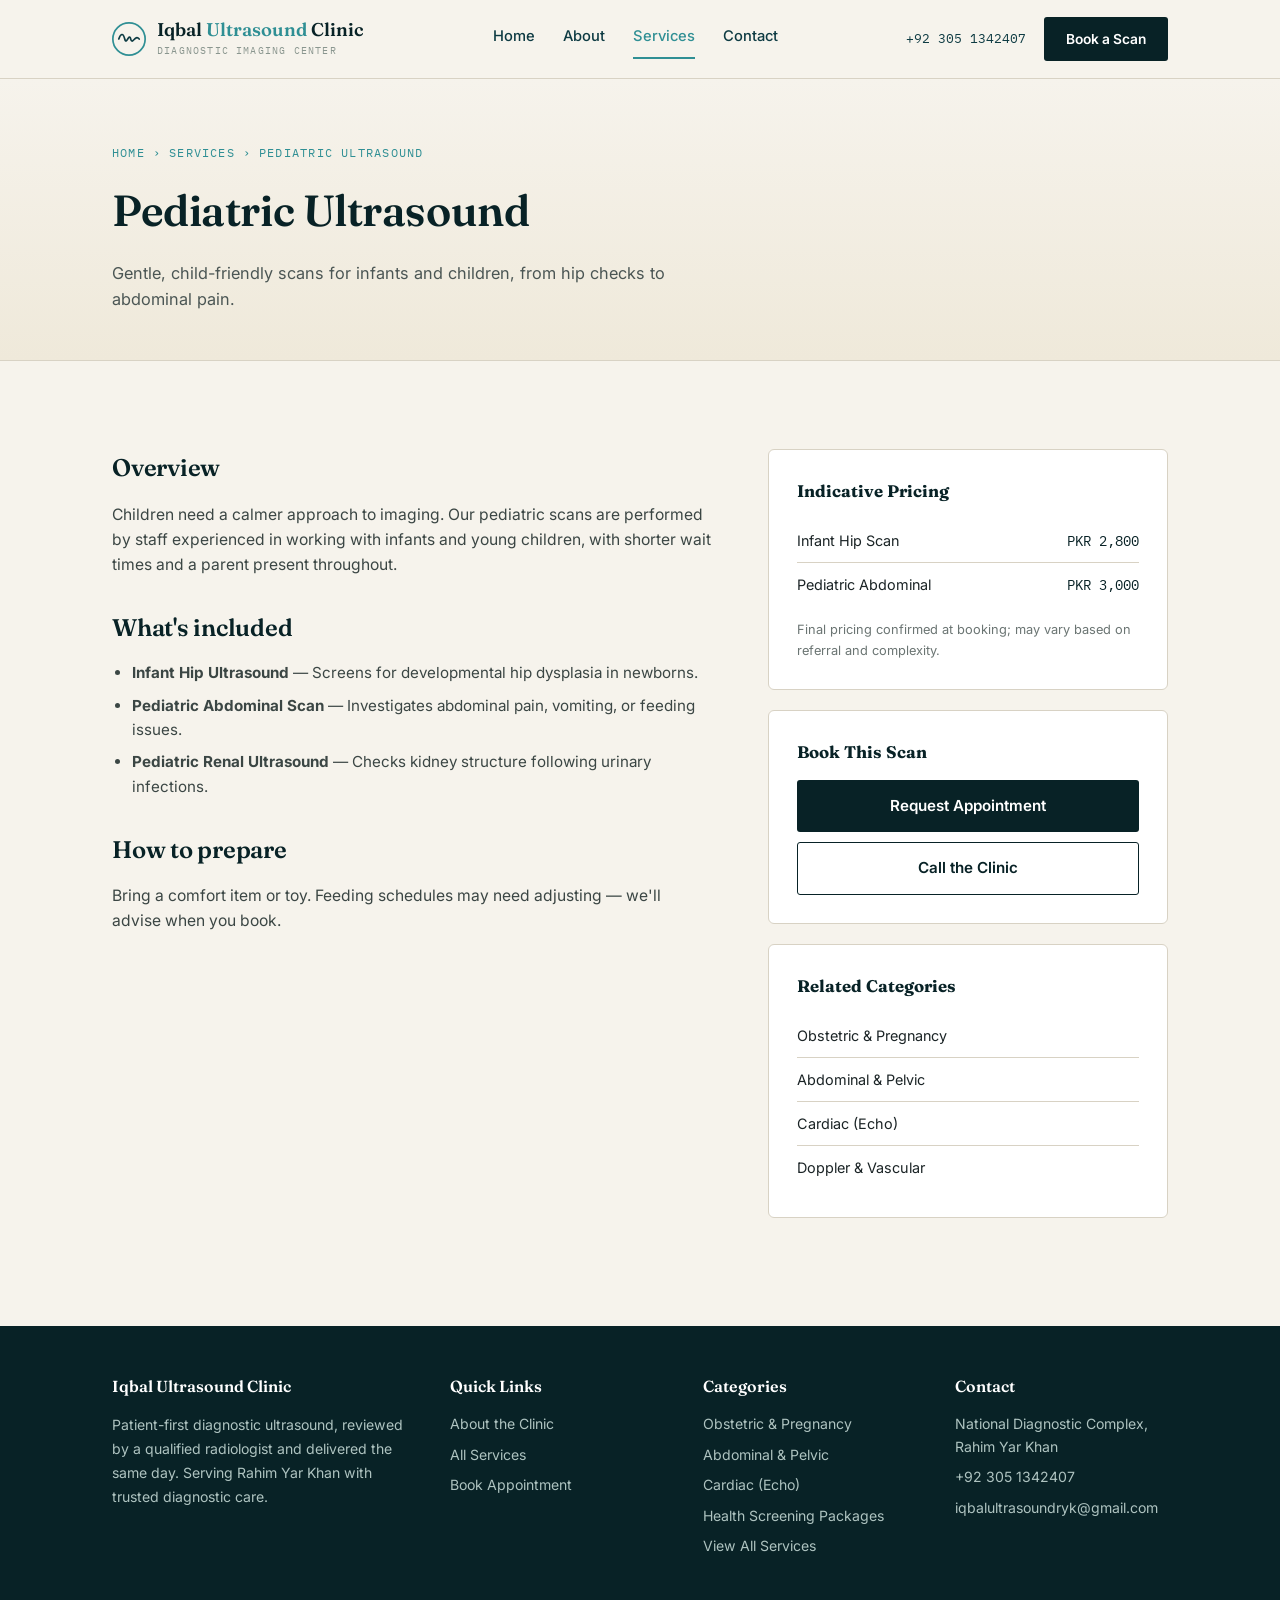
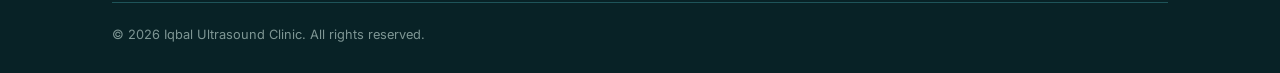
<file: services/pediatric.html>
<!DOCTYPE html>
<html lang="en">
<head>
<meta charset="UTF-8">
<meta name="viewport" content="width=device-width, initial-scale=1.0">
<title>Pediatric Ultrasound — Iqbal Ultrasound Clinic</title>
<meta name="description" content="Gentle, child-friendly scans for infants and children, from hip checks to abdominal pain. Book your pediatric ultrasound scan at Iqbal Ultrasound Clinic, Rahim Yar Khan.">
<meta name="theme-color" content="#0E3B43">
<link rel="icon" href="data:image/svg+xml,%3Csvg xmlns='http://www.w3.org/2000/svg' viewBox='0 0 40 40'%3E%3Ccircle cx='20' cy='20' r='19' fill='%230E3B43'/%3E%3Cpath d='M8 20C10 14 13 12 15 20C17 28 20 12 22 20C24 28 27 14 32 20' stroke='%232F8F94' stroke-width='2.5' stroke-linecap='round' fill='none'/%3E%3C/svg%3E">
<link rel="preconnect" href="https://fonts.googleapis.com">
<link href="https://fonts.googleapis.com/css2?family=Fraunces:opsz,wght@9..144,400;9..144,500;9..144,600;9..144,700&family=Inter:wght@400;500;600;700&family=IBM+Plex+Mono:wght@400;500&display=swap" rel="stylesheet">
<link rel="stylesheet" href="../css/styles.css">

</head>
<body>
<header>
  <nav class="wrap">
    <a href="../index.html" class="brand">
      <svg class="brand-mark" viewBox="0 0 40 40" fill="none" xmlns="http://www.w3.org/2000/svg">
        <circle cx="20" cy="20" r="19" stroke="#2F8F94" stroke-width="2"/>
        <path d="M8 20C10 14 13 12 15 20C17 28 20 12 22 20C24 28 27 14 32 20" stroke="#0E3B43" stroke-width="2" stroke-linecap="round" fill="none"/>
      </svg>
      <div>
        <div class="brand-name">Iqbal <span>Ultrasound</span> Clinic</div>
        <span class="brand-tag">Diagnostic Imaging Center</span>
      </div>
    </a>
    <div class="nav-links">
      <a href="../index.html">Home</a>
      <a href="../about.html">About</a>
      <a href="../services.html" class="active">Services</a>
      <a href="../contact.html">Contact</a>
    </div>
    <div class="nav-right">
      <a href="tel:+923051342407" class="nav-phone">+92 305 1342407</a>
      <a href="../contact.html" class="nav-cta">Book a Scan</a>
      <button class="nav-toggle" aria-label="Toggle menu">
        <svg viewBox="0 0 24 24" fill="none" stroke="currentColor" stroke-width="2"><path d="M3 6h18M3 12h18M3 18h18"/></svg>
      </button>
    </div>
  </nav>
</header>

<section class="page-hero">
  <div class="wrap">
    <div class="breadcrumb"><a href="../index.html">Home</a> &rsaquo; <a href="../services.html">Services</a> &rsaquo; <span>Pediatric Ultrasound</span></div>
    <h1>Pediatric Ultrasound</h1>
    <p>Gentle, child-friendly scans for infants and children, from hip checks to abdominal pain.</p>
  </div>
</section>
<section class="section">
  <div class="wrap detail-grid">
    <div class="detail-body">
      <h2>Overview</h2>
      <p>Children need a calmer approach to imaging. Our pediatric scans are performed by staff experienced in working with infants and young children, with shorter wait times and a parent present throughout.</p>
      <h2>What's included</h2>
      <ul>
        <li><strong>Infant Hip Ultrasound</strong> &mdash; Screens for developmental hip dysplasia in newborns.</li>
        <li><strong>Pediatric Abdominal Scan</strong> &mdash; Investigates abdominal pain, vomiting, or feeding issues.</li>
        <li><strong>Pediatric Renal Ultrasound</strong> &mdash; Checks kidney structure following urinary infections.</li>
      </ul>
      <h2>How to prepare</h2>
      <p>Bring a comfort item or toy. Feeding schedules may need adjusting &mdash; we'll advise when you book.</p>
    </div>
    <div>
      <div class="side-card">
        <h4>Indicative Pricing</h4>
          <div class="price-row"><span>Infant Hip Scan</span><span>PKR 2,800</span></div>
          <div class="price-row"><span>Pediatric Abdominal</span><span>PKR 3,000</span></div>
        <p style="font-size:0.8rem; color:#6B7573; margin-top:14px;">Final pricing confirmed at booking; may vary based on referral and complexity.</p>
      </div>
      <div class="side-card">
        <h4>Book This Scan</h4>
        <a href="../contact.html" class="btn-primary" style="width:100%; justify-content:center; margin-bottom:10px;">Request Appointment</a>
        <a href="tel:+923051342407" class="btn-secondary" style="width:100%; justify-content:center; display:flex;">Call the Clinic</a>
      </div>
      <div class="side-card">
        <h4>Related Categories</h4>
        <ul class="related-list">
          <li><a href="obstetric.html">Obstetric &amp; Pregnancy</a></li>
          <li><a href="abdominal.html">Abdominal &amp; Pelvic</a></li>
          <li><a href="cardiac.html">Cardiac (Echo)</a></li>
          <li><a href="doppler.html">Doppler &amp; Vascular</a></li>
        </ul>
      </div>
    </div>
  </div>
</section>

<footer>
  <div class="wrap">
    <div class="footer-grid">
      <div>
        <h4>Iqbal Ultrasound Clinic</h4>
        <p>Patient-first diagnostic ultrasound, reviewed by a qualified radiologist and delivered the same day. Serving Rahim Yar Khan with trusted diagnostic care.</p>
      </div>
      <div>
        <h4>Quick Links</h4>
        <ul>
          <li><a href="../about.html">About the Clinic</a></li>
          <li><a href="../services.html">All Services</a></li>
          <li><a href="../contact.html">Book Appointment</a></li>
        </ul>
      </div>
      <div>
        <h4>Categories</h4>
        <ul>
          <li><a href="../services/obstetric.html">Obstetric &amp; Pregnancy</a></li>
          <li><a href="../services/abdominal.html">Abdominal &amp; Pelvic</a></li>
          <li><a href="../services/cardiac.html">Cardiac (Echo)</a></li>
          <li><a href="../services/health-screening.html">Health Screening Packages</a></li>
          <li><a href="../services.html">View All Services</a></li>
        </ul>
      </div>
      <div>
        <h4>Contact</h4>
        <ul>
          <li>National Diagnostic Complex, Rahim Yar Khan</li>
          <li>+92 305 1342407</li>
          <li>iqbalultrasoundryk@gmail.com</li>
        </ul>
      </div>
    </div>
    <div class="footer-bottom">
      <span>&copy; 2026 Iqbal Ultrasound Clinic. All rights reserved.</span>
      
    </div>
  </div>
</footer>
<script src="../js/main.js"></script>
</body>
</html>
</file>
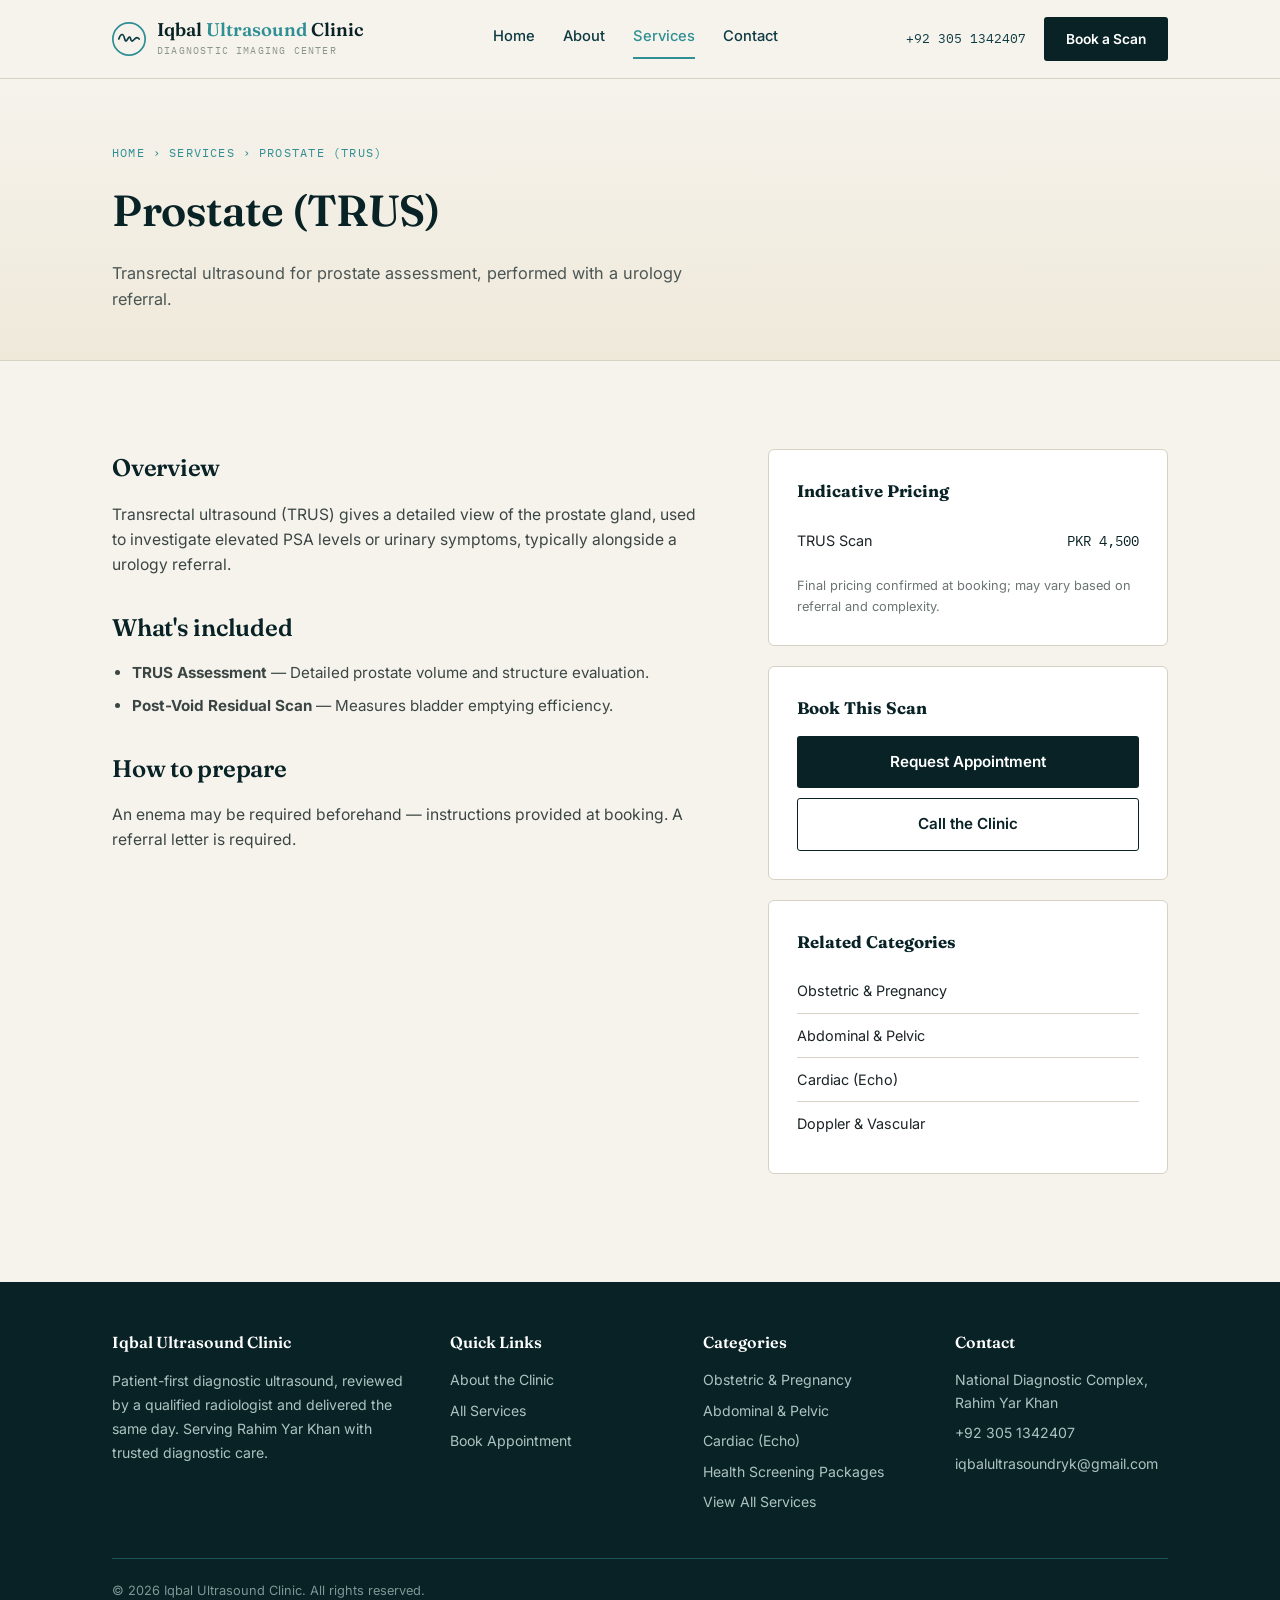
<file: services/prostate.html>
<!DOCTYPE html>
<html lang="en">
<head>
<meta charset="UTF-8">
<meta name="viewport" content="width=device-width, initial-scale=1.0">
<title>Prostate (TRUS) — Iqbal Ultrasound Clinic</title>
<meta name="description" content="Transrectal ultrasound for prostate assessment, performed with a urology referral. Book your prostate (trus) scan at Iqbal Ultrasound Clinic, Rahim Yar Khan.">
<meta name="theme-color" content="#0E3B43">
<link rel="icon" href="data:image/svg+xml,%3Csvg xmlns='http://www.w3.org/2000/svg' viewBox='0 0 40 40'%3E%3Ccircle cx='20' cy='20' r='19' fill='%230E3B43'/%3E%3Cpath d='M8 20C10 14 13 12 15 20C17 28 20 12 22 20C24 28 27 14 32 20' stroke='%232F8F94' stroke-width='2.5' stroke-linecap='round' fill='none'/%3E%3C/svg%3E">
<link rel="preconnect" href="https://fonts.googleapis.com">
<link href="https://fonts.googleapis.com/css2?family=Fraunces:opsz,wght@9..144,400;9..144,500;9..144,600;9..144,700&family=Inter:wght@400;500;600;700&family=IBM+Plex+Mono:wght@400;500&display=swap" rel="stylesheet">
<link rel="stylesheet" href="../css/styles.css">

</head>
<body>
<header>
  <nav class="wrap">
    <a href="../index.html" class="brand">
      <svg class="brand-mark" viewBox="0 0 40 40" fill="none" xmlns="http://www.w3.org/2000/svg">
        <circle cx="20" cy="20" r="19" stroke="#2F8F94" stroke-width="2"/>
        <path d="M8 20C10 14 13 12 15 20C17 28 20 12 22 20C24 28 27 14 32 20" stroke="#0E3B43" stroke-width="2" stroke-linecap="round" fill="none"/>
      </svg>
      <div>
        <div class="brand-name">Iqbal <span>Ultrasound</span> Clinic</div>
        <span class="brand-tag">Diagnostic Imaging Center</span>
      </div>
    </a>
    <div class="nav-links">
      <a href="../index.html">Home</a>
      <a href="../about.html">About</a>
      <a href="../services.html" class="active">Services</a>
      <a href="../contact.html">Contact</a>
    </div>
    <div class="nav-right">
      <a href="tel:+923051342407" class="nav-phone">+92 305 1342407</a>
      <a href="../contact.html" class="nav-cta">Book a Scan</a>
      <button class="nav-toggle" aria-label="Toggle menu">
        <svg viewBox="0 0 24 24" fill="none" stroke="currentColor" stroke-width="2"><path d="M3 6h18M3 12h18M3 18h18"/></svg>
      </button>
    </div>
  </nav>
</header>

<section class="page-hero">
  <div class="wrap">
    <div class="breadcrumb"><a href="../index.html">Home</a> &rsaquo; <a href="../services.html">Services</a> &rsaquo; <span>Prostate (TRUS)</span></div>
    <h1>Prostate (TRUS)</h1>
    <p>Transrectal ultrasound for prostate assessment, performed with a urology referral.</p>
  </div>
</section>
<section class="section">
  <div class="wrap detail-grid">
    <div class="detail-body">
      <h2>Overview</h2>
      <p>Transrectal ultrasound (TRUS) gives a detailed view of the prostate gland, used to investigate elevated PSA levels or urinary symptoms, typically alongside a urology referral.</p>
      <h2>What's included</h2>
      <ul>
        <li><strong>TRUS Assessment</strong> &mdash; Detailed prostate volume and structure evaluation.</li>
        <li><strong>Post-Void Residual Scan</strong> &mdash; Measures bladder emptying efficiency.</li>
      </ul>
      <h2>How to prepare</h2>
      <p>An enema may be required beforehand &mdash; instructions provided at booking. A referral letter is required.</p>
    </div>
    <div>
      <div class="side-card">
        <h4>Indicative Pricing</h4>
          <div class="price-row"><span>TRUS Scan</span><span>PKR 4,500</span></div>
        <p style="font-size:0.8rem; color:#6B7573; margin-top:14px;">Final pricing confirmed at booking; may vary based on referral and complexity.</p>
      </div>
      <div class="side-card">
        <h4>Book This Scan</h4>
        <a href="../contact.html" class="btn-primary" style="width:100%; justify-content:center; margin-bottom:10px;">Request Appointment</a>
        <a href="tel:+923051342407" class="btn-secondary" style="width:100%; justify-content:center; display:flex;">Call the Clinic</a>
      </div>
      <div class="side-card">
        <h4>Related Categories</h4>
        <ul class="related-list">
          <li><a href="obstetric.html">Obstetric &amp; Pregnancy</a></li>
          <li><a href="abdominal.html">Abdominal &amp; Pelvic</a></li>
          <li><a href="cardiac.html">Cardiac (Echo)</a></li>
          <li><a href="doppler.html">Doppler &amp; Vascular</a></li>
        </ul>
      </div>
    </div>
  </div>
</section>

<footer>
  <div class="wrap">
    <div class="footer-grid">
      <div>
        <h4>Iqbal Ultrasound Clinic</h4>
        <p>Patient-first diagnostic ultrasound, reviewed by a qualified radiologist and delivered the same day. Serving Rahim Yar Khan with trusted diagnostic care.</p>
      </div>
      <div>
        <h4>Quick Links</h4>
        <ul>
          <li><a href="../about.html">About the Clinic</a></li>
          <li><a href="../services.html">All Services</a></li>
          <li><a href="../contact.html">Book Appointment</a></li>
        </ul>
      </div>
      <div>
        <h4>Categories</h4>
        <ul>
          <li><a href="../services/obstetric.html">Obstetric &amp; Pregnancy</a></li>
          <li><a href="../services/abdominal.html">Abdominal &amp; Pelvic</a></li>
          <li><a href="../services/cardiac.html">Cardiac (Echo)</a></li>
          <li><a href="../services/health-screening.html">Health Screening Packages</a></li>
          <li><a href="../services.html">View All Services</a></li>
        </ul>
      </div>
      <div>
        <h4>Contact</h4>
        <ul>
          <li>National Diagnostic Complex, Rahim Yar Khan</li>
          <li>+92 305 1342407</li>
          <li>iqbalultrasoundryk@gmail.com</li>
        </ul>
      </div>
    </div>
    <div class="footer-bottom">
      <span>&copy; 2026 Iqbal Ultrasound Clinic. All rights reserved.</span>
      
    </div>
  </div>
</footer>
<script src="../js/main.js"></script>
</body>
</html>
</file>
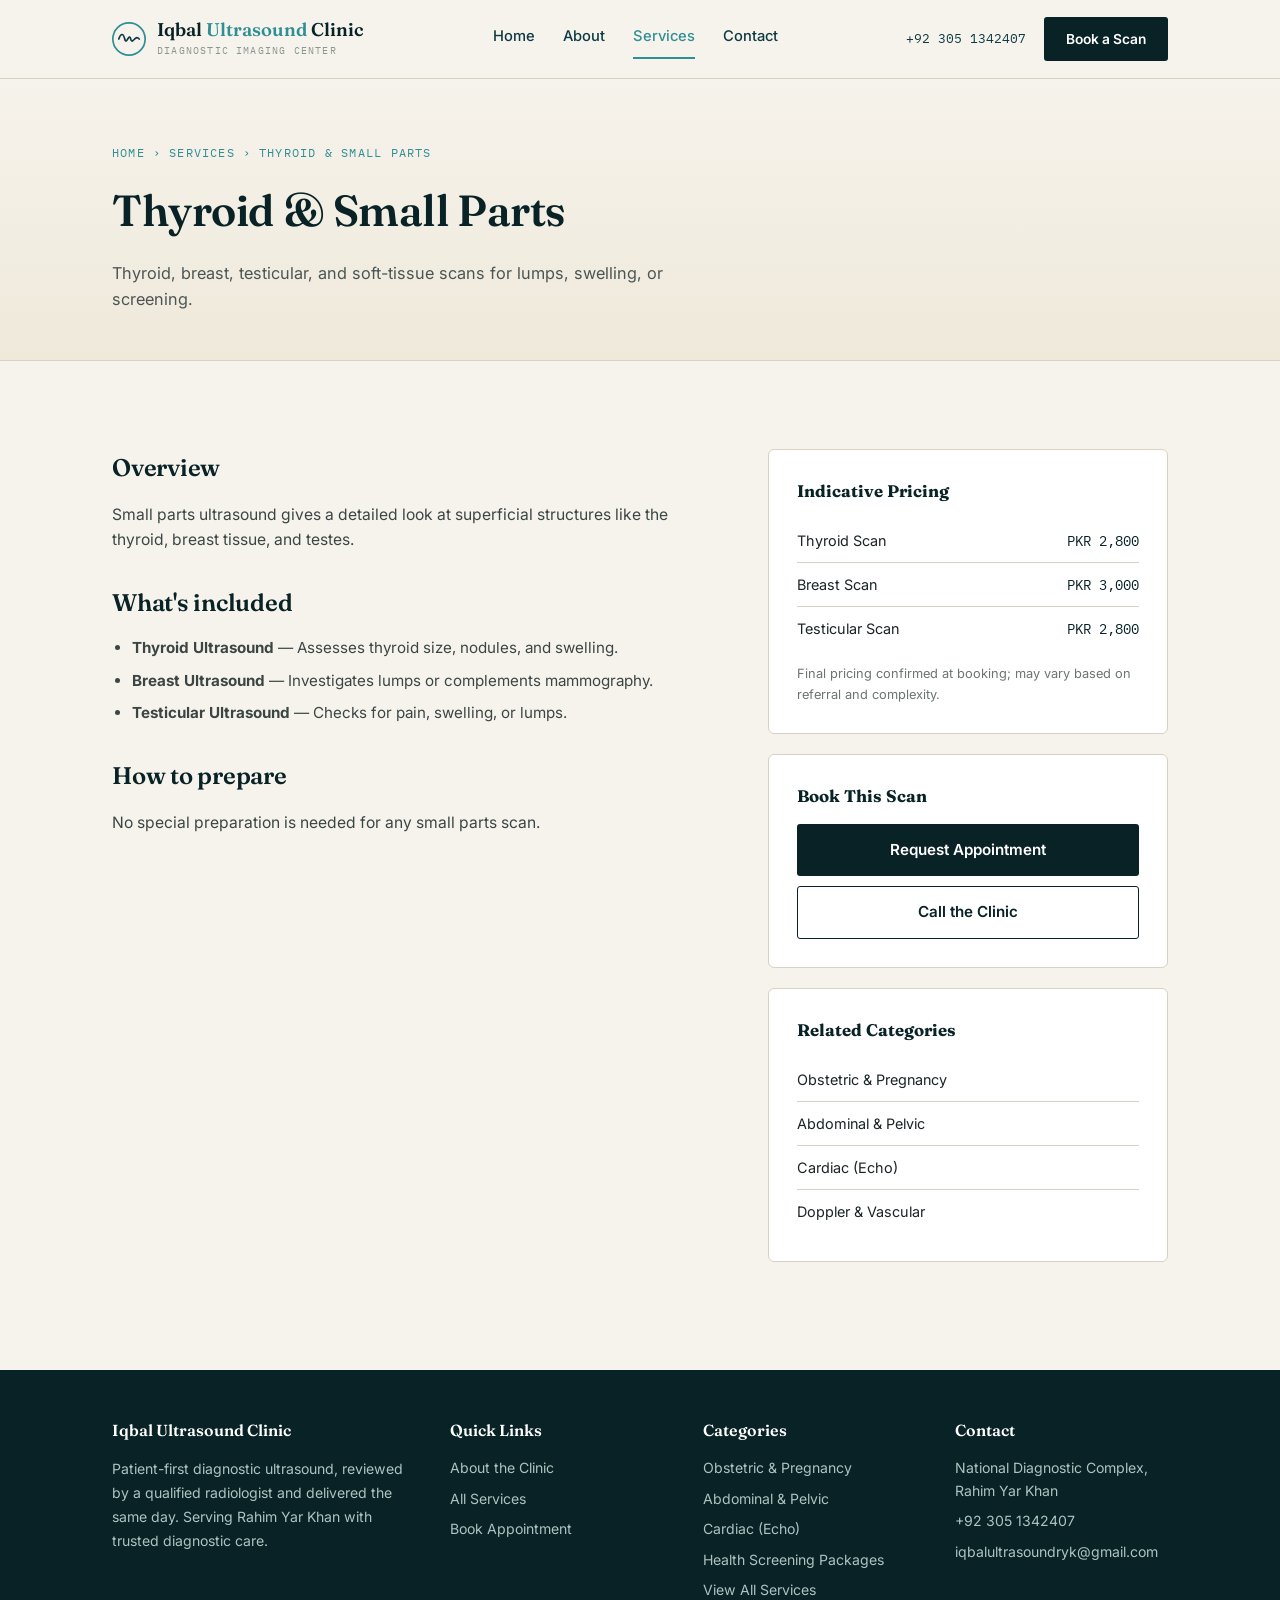
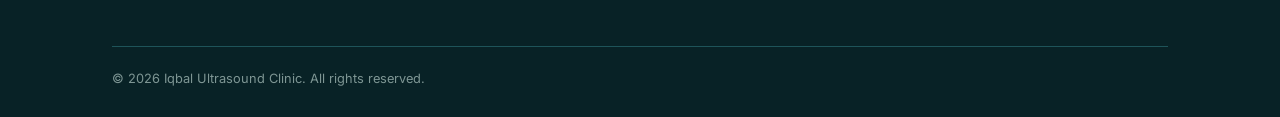
<file: services/thyroid.html>
<!DOCTYPE html>
<html lang="en">
<head>
<meta charset="UTF-8">
<meta name="viewport" content="width=device-width, initial-scale=1.0">
<title>Thyroid & Small Parts — Iqbal Ultrasound Clinic</title>
<meta name="description" content="Thyroid, breast, testicular, and soft-tissue scans for lumps, swelling, or screening. Book your thyroid & small parts scan at Iqbal Ultrasound Clinic, Rahim Yar Khan.">
<meta name="theme-color" content="#0E3B43">
<link rel="icon" href="data:image/svg+xml,%3Csvg xmlns='http://www.w3.org/2000/svg' viewBox='0 0 40 40'%3E%3Ccircle cx='20' cy='20' r='19' fill='%230E3B43'/%3E%3Cpath d='M8 20C10 14 13 12 15 20C17 28 20 12 22 20C24 28 27 14 32 20' stroke='%232F8F94' stroke-width='2.5' stroke-linecap='round' fill='none'/%3E%3C/svg%3E">
<link rel="preconnect" href="https://fonts.googleapis.com">
<link href="https://fonts.googleapis.com/css2?family=Fraunces:opsz,wght@9..144,400;9..144,500;9..144,600;9..144,700&family=Inter:wght@400;500;600;700&family=IBM+Plex+Mono:wght@400;500&display=swap" rel="stylesheet">
<link rel="stylesheet" href="../css/styles.css">

</head>
<body>
<header>
  <nav class="wrap">
    <a href="../index.html" class="brand">
      <svg class="brand-mark" viewBox="0 0 40 40" fill="none" xmlns="http://www.w3.org/2000/svg">
        <circle cx="20" cy="20" r="19" stroke="#2F8F94" stroke-width="2"/>
        <path d="M8 20C10 14 13 12 15 20C17 28 20 12 22 20C24 28 27 14 32 20" stroke="#0E3B43" stroke-width="2" stroke-linecap="round" fill="none"/>
      </svg>
      <div>
        <div class="brand-name">Iqbal <span>Ultrasound</span> Clinic</div>
        <span class="brand-tag">Diagnostic Imaging Center</span>
      </div>
    </a>
    <div class="nav-links">
      <a href="../index.html">Home</a>
      <a href="../about.html">About</a>
      <a href="../services.html" class="active">Services</a>
      <a href="../contact.html">Contact</a>
    </div>
    <div class="nav-right">
      <a href="tel:+923051342407" class="nav-phone">+92 305 1342407</a>
      <a href="../contact.html" class="nav-cta">Book a Scan</a>
      <button class="nav-toggle" aria-label="Toggle menu">
        <svg viewBox="0 0 24 24" fill="none" stroke="currentColor" stroke-width="2"><path d="M3 6h18M3 12h18M3 18h18"/></svg>
      </button>
    </div>
  </nav>
</header>

<section class="page-hero">
  <div class="wrap">
    <div class="breadcrumb"><a href="../index.html">Home</a> &rsaquo; <a href="../services.html">Services</a> &rsaquo; <span>Thyroid &amp; Small Parts</span></div>
    <h1>Thyroid &amp; Small Parts</h1>
    <p>Thyroid, breast, testicular, and soft-tissue scans for lumps, swelling, or screening.</p>
  </div>
</section>
<section class="section">
  <div class="wrap detail-grid">
    <div class="detail-body">
      <h2>Overview</h2>
      <p>Small parts ultrasound gives a detailed look at superficial structures like the thyroid, breast tissue, and testes.</p>
      <h2>What's included</h2>
      <ul>
        <li><strong>Thyroid Ultrasound</strong> &mdash; Assesses thyroid size, nodules, and swelling.</li>
        <li><strong>Breast Ultrasound</strong> &mdash; Investigates lumps or complements mammography.</li>
        <li><strong>Testicular Ultrasound</strong> &mdash; Checks for pain, swelling, or lumps.</li>
      </ul>
      <h2>How to prepare</h2>
      <p>No special preparation is needed for any small parts scan.</p>
    </div>
    <div>
      <div class="side-card">
        <h4>Indicative Pricing</h4>
          <div class="price-row"><span>Thyroid Scan</span><span>PKR 2,800</span></div>
          <div class="price-row"><span>Breast Scan</span><span>PKR 3,000</span></div>
          <div class="price-row"><span>Testicular Scan</span><span>PKR 2,800</span></div>
        <p style="font-size:0.8rem; color:#6B7573; margin-top:14px;">Final pricing confirmed at booking; may vary based on referral and complexity.</p>
      </div>
      <div class="side-card">
        <h4>Book This Scan</h4>
        <a href="../contact.html" class="btn-primary" style="width:100%; justify-content:center; margin-bottom:10px;">Request Appointment</a>
        <a href="tel:+923051342407" class="btn-secondary" style="width:100%; justify-content:center; display:flex;">Call the Clinic</a>
      </div>
      <div class="side-card">
        <h4>Related Categories</h4>
        <ul class="related-list">
          <li><a href="obstetric.html">Obstetric &amp; Pregnancy</a></li>
          <li><a href="abdominal.html">Abdominal &amp; Pelvic</a></li>
          <li><a href="cardiac.html">Cardiac (Echo)</a></li>
          <li><a href="doppler.html">Doppler &amp; Vascular</a></li>
        </ul>
      </div>
    </div>
  </div>
</section>

<footer>
  <div class="wrap">
    <div class="footer-grid">
      <div>
        <h4>Iqbal Ultrasound Clinic</h4>
        <p>Patient-first diagnostic ultrasound, reviewed by a qualified radiologist and delivered the same day. Serving Rahim Yar Khan with trusted diagnostic care.</p>
      </div>
      <div>
        <h4>Quick Links</h4>
        <ul>
          <li><a href="../about.html">About the Clinic</a></li>
          <li><a href="../services.html">All Services</a></li>
          <li><a href="../contact.html">Book Appointment</a></li>
        </ul>
      </div>
      <div>
        <h4>Categories</h4>
        <ul>
          <li><a href="../services/obstetric.html">Obstetric &amp; Pregnancy</a></li>
          <li><a href="../services/abdominal.html">Abdominal &amp; Pelvic</a></li>
          <li><a href="../services/cardiac.html">Cardiac (Echo)</a></li>
          <li><a href="../services/health-screening.html">Health Screening Packages</a></li>
          <li><a href="../services.html">View All Services</a></li>
        </ul>
      </div>
      <div>
        <h4>Contact</h4>
        <ul>
          <li>National Diagnostic Complex, Rahim Yar Khan</li>
          <li>+92 305 1342407</li>
          <li>iqbalultrasoundryk@gmail.com</li>
        </ul>
      </div>
    </div>
    <div class="footer-bottom">
      <span>&copy; 2026 Iqbal Ultrasound Clinic. All rights reserved.</span>
      
    </div>
  </div>
</footer>
<script src="../js/main.js"></script>
</body>
</html>
</file>
<file: css/styles.css>
:root{
  --ink: #0E3B43;
  --ink-deep: #082226;
  --paper: #F6F3EC;
  --paper-warm: #EFE9DA;
  --teal: #2F8F94;
  --teal-soft: #CFE3E1;
  --amber: #E29A3B;
  --charcoal: #1B2426;
  --line: #D8D2C4;
  --white: #FFFFFF;
}
*{box-sizing:border-box; margin:0; padding:0;}
html{scroll-behavior:smooth;}
body{
  font-family:'Inter', sans-serif;
  background:var(--paper);
  color:var(--charcoal);
  line-height:1.6;
  -webkit-font-smoothing:antialiased;
}
@media (prefers-reduced-motion: reduce){ *{animation:none !important; transition:none !important;} }
h1,h2,h3{ font-family:'Fraunces', serif; font-weight:600; color:var(--ink-deep); letter-spacing:-0.01em; }
.mono{ font-family:'IBM Plex Mono', monospace; letter-spacing:0.02em; }
a{color:inherit; text-decoration:none;}
img{max-width:100%; display:block;}
.wrap{max-width:1120px; margin:0 auto; padding:0 32px;}
:focus-visible{outline:3px solid var(--amber); outline-offset:3px;}

/* NAV */
header{ position:sticky; top:0; z-index:50; background:rgba(246,243,236,0.96); backdrop-filter:blur(10px); border-bottom:1px solid var(--line); }
nav{ display:flex; align-items:center; justify-content:space-between; gap:24px; padding:18px 32px; max-width:1120px; margin:0 auto; min-height:78px; }
.brand{display:flex; align-items:center; gap:11px;}
.brand-mark{width:34px; height:34px; flex-shrink:0;}
.brand-name{font-family:'Fraunces', serif; font-weight:600; font-size:1.15rem; color:var(--ink-deep); line-height:1.2;}
.brand-name span{color:var(--teal);}
.brand-tag{display:block; font-family:'IBM Plex Mono', monospace; font-size:0.62rem; letter-spacing:0.12em; text-transform:uppercase; color:#8A968F; margin-top:2px;}
.nav-links{display:flex; gap:28px; font-size:0.92rem; font-weight:500; align-items:center;}
.nav-links a{color:var(--ink); position:relative; padding-bottom:4px;}
.nav-links a:hover{color:var(--teal);}
.nav-links a.active{color:var(--teal);}
.nav-links a.active::after{content:""; position:absolute; left:0; bottom:-6px; width:100%; height:2px; background:var(--teal);}
.nav-right{display:flex; align-items:center; gap:18px;}
.nav-phone{font-family:'IBM Plex Mono', monospace; font-size:0.82rem; color:var(--ink); white-space:nowrap;}
.nav-phone:hover{color:var(--teal);}
.nav-cta{ background:var(--ink-deep); color:var(--white); padding:11px 22px; border-radius:3px; font-size:0.86rem; font-weight:600; white-space:nowrap; transition:background 0.2s ease; }
.nav-cta:hover{background:var(--teal);}
.nav-toggle{ display:none; background:none; border:none; cursor:pointer; padding:6px; }
.nav-toggle svg{width:24px; height:24px; color:var(--ink-deep);}

/* PAGE HERO (interior pages) */
.page-hero{
  padding:64px 0 48px; background:linear-gradient(180deg, var(--paper) 0%, var(--paper-warm) 100%);
  border-bottom:1px solid var(--line);
}
.breadcrumb{ font-family:'IBM Plex Mono', monospace; font-size:0.76rem; color:var(--teal); text-transform:uppercase; letter-spacing:0.1em; margin-bottom:14px; display:flex; gap:8px; align-items:center;}
.breadcrumb a:hover{text-decoration:underline;}
.page-hero h1{font-size:clamp(1.9rem, 3.4vw, 2.8rem); margin-bottom:14px;}
.page-hero p{color:#4B5654; max-width:60ch; font-size:1.02rem;}

.eyebrow{ font-family:'IBM Plex Mono', monospace; font-size:0.78rem; text-transform:uppercase; letter-spacing:0.14em; color:var(--teal); margin-bottom:18px; display:flex; align-items:center; gap:10px; }
.eyebrow::before{content:""; width:22px; height:1px; background:var(--teal);}

/* HERO (home) */
.hero{ position:relative; overflow:hidden; padding:72px 0 64px; background:linear-gradient(180deg, var(--paper) 0%, var(--paper-warm) 100%); }
.hero-grid{ display:grid; grid-template-columns:1.1fr 0.9fr; gap:56px; align-items:center; }
.hero h1{ font-size:clamp(2.2rem, 4vw, 3.4rem); line-height:1.08; margin-bottom:22px; }
.hero h1 em{font-style:italic; color:var(--teal);}
.hero p.lead{ font-size:1.08rem; color:#41504F; max-width:46ch; margin-bottom:32px; }
.hero-actions{display:flex; gap:16px; flex-wrap:wrap; margin-bottom:36px;}
.btn-primary{ background:var(--ink-deep); color:var(--white); padding:14px 26px; border-radius:3px; font-weight:600; font-size:0.95rem; display:inline-flex; align-items:center; gap:8px; transition:background 0.2s ease, transform 0.2s ease; }
.btn-primary:hover{background:var(--teal); transform:translateY(-1px);}
.btn-secondary{ border:1.5px solid var(--ink-deep); color:var(--ink-deep); padding:13px 24px; border-radius:3px; font-weight:600; font-size:0.95rem; transition:border-color 0.2s ease, color 0.2s ease; }
.btn-secondary:hover{border-color:var(--teal); color:var(--teal);}
.hero-meta{display:flex; gap:28px; flex-wrap:wrap;}
.hero-meta div{font-size:0.85rem; color:#57645F;}
.hero-meta strong{display:block; font-family:'Fraunces', serif; font-size:1.5rem; color:var(--ink-deep); font-weight:600;}

.scan-panel{ position:relative; background:var(--ink-deep); border-radius:6px; padding:28px; box-shadow:0 24px 48px -20px rgba(8,34,38,0.45); }
.scan-panel .scan-label{ font-family:'IBM Plex Mono', monospace; color:var(--teal-soft); font-size:0.72rem; display:flex; justify-content:space-between; margin-bottom:14px; letter-spacing:0.08em; }
.scan-screen{ background:#082226; border-radius:4px; padding:18px; position:relative; overflow:hidden; height:280px; }
.scan-sweep{ position:absolute; top:0; left:0; width:3px; height:100%; background:linear-gradient(180deg, transparent, var(--teal), transparent); opacity:0.8; animation:sweep 3.6s ease-in-out infinite; }
@keyframes sweep{ 0%{left:0%;} 50%{left:97%;} 100%{left:0%;} }
.scan-svg{width:100%; height:100%;}
.scan-readout{ display:flex; justify-content:space-between; margin-top:14px; font-family:'IBM Plex Mono', monospace; font-size:0.72rem; color:#8FB7B4; }

/* TRUST STRIP */
.trust-strip{ border-top:1px solid var(--line); border-bottom:1px solid var(--line); background:var(--white); }
.trust-grid{ display:grid; grid-template-columns:repeat(4, 1fr); gap:0; }
.trust-item{ padding:28px 24px; text-align:center; border-right:1px solid var(--line); }
.trust-item:last-child{border-right:none;}
.trust-item strong{ display:block; font-family:'Fraunces', serif; font-size:1.9rem; color:var(--ink-deep); font-weight:600; }
.trust-item span{font-size:0.82rem; color:#6B7573;}

/* SECTION */
.section{padding:88px 0;}
.section.tight{padding:64px 0;}
.section-head{max-width:640px; margin-bottom:52px;}
.section-head p{color:#4B5654; margin-top:14px; font-size:1.02rem;}
.section-head h2{font-size:clamp(1.7rem, 3vw, 2.3rem);}

/* CATEGORY GRID (services overview) */
.category-grid{ display:grid; grid-template-columns:repeat(3, 1fr); gap:1px; background:var(--line); border:1px solid var(--line); }
.category-card{ background:var(--paper); padding:34px 28px; transition:background 0.2s ease; display:flex; flex-direction:column; }
.category-card:hover{background:var(--white);}
.category-icon{width:42px; height:42px; margin-bottom:20px; color:var(--teal);}
.category-card h3{font-size:1.15rem; margin-bottom:10px;}
.category-card p{font-size:0.92rem; color:#54615F; margin-bottom:20px; flex-grow:1;}
.category-card .cat-link{ font-family:'IBM Plex Mono', monospace; font-size:0.8rem; color:var(--ink-deep); display:inline-flex; align-items:center; gap:6px; }
.category-card:hover .cat-link{color:var(--teal);}

/* SERVICE DETAIL PAGE */
.detail-grid{display:grid; grid-template-columns:1.2fr 0.8fr; gap:56px; align-items:start;}
.detail-body h2{font-size:1.5rem; margin:32px 0 14px;}
.detail-body h2:first-child{margin-top:0;}
.detail-body p{color:#3B4644; margin-bottom:14px; font-size:0.98rem;}
.detail-body ul{margin:0 0 20px 20px; color:#3B4644; font-size:0.95rem;}
.detail-body ul li{margin-bottom:8px;}
.side-card{ background:var(--white); border:1px solid var(--line); border-radius:6px; padding:28px; margin-bottom:20px; }
.side-card h4{font-family:'Fraunces', serif; font-size:1.05rem; margin-bottom:14px; color:var(--ink-deep);}
.side-card .price-row{display:flex; justify-content:space-between; padding:10px 0; border-top:1px solid var(--line); font-size:0.9rem;}
.side-card .price-row:first-of-type{border-top:none;}
.side-card .price-row span:last-child{font-family:'IBM Plex Mono', monospace; color:var(--ink-deep);}
.related-list{list-style:none;}
.related-list li{padding:10px 0; border-top:1px solid var(--line); font-size:0.9rem;}
.related-list li:first-child{border-top:none;}
.related-list a:hover{color:var(--teal);}

/* ABOUT */
.about{ background:var(--ink-deep); color:var(--paper); }
.about .eyebrow{color:var(--teal-soft);}
.about .eyebrow::before{background:var(--teal-soft);}
.about-grid{ display:grid; grid-template-columns:0.85fr 1.15fr; gap:56px; align-items:center; }
.about h2{color:var(--white); font-size:clamp(1.7rem, 3vw, 2.2rem); margin-bottom:18px;}
.about p{color:#C9D6D4; font-size:1rem; margin-bottom:16px; max-width:56ch;}
.doctor-card{ background:#123B41; border:1px solid #1E5459; border-radius:6px; padding:32px; }
.doctor-card .initials{ width:64px; height:64px; border-radius:50%; background:var(--teal); color:var(--white); font-family:'Fraunces', serif; font-size:1.4rem; font-weight:600; display:flex; align-items:center; justify-content:center; margin-bottom:20px; }
.doctor-card h3{color:var(--white); font-size:1.25rem; margin-bottom:4px;}
.doctor-card .role{color:var(--teal-soft); font-family:'IBM Plex Mono', monospace; font-size:0.8rem; margin-bottom:16px;}
.doctor-card p{color:#C9D6D4; font-size:0.92rem;}
.credential-list{list-style:none; margin-top:18px;}
.credential-list li{ font-size:0.86rem; color:#AEC3C0; padding:8px 0; border-top:1px solid #1E5459; display:flex; justify-content:space-between; }

/* TEAM GRID (about page) */
.team-grid{display:grid; grid-template-columns:repeat(3,1fr); gap:24px;}
.team-card{background:var(--white); border:1px solid var(--line); border-radius:6px; padding:26px; text-align:left;}
.team-card .initials{ width:52px; height:52px; border-radius:50%; background:var(--teal-soft); color:var(--ink-deep); font-family:'Fraunces', serif; font-weight:600; display:flex; align-items:center; justify-content:center; margin-bottom:16px; font-size:1.1rem;}
.team-card h4{font-family:'Fraunces', serif; font-size:1.05rem; margin-bottom:2px; color:var(--ink-deep);}
.team-card .role{font-family:'IBM Plex Mono', monospace; font-size:0.76rem; color:var(--teal); margin-bottom:10px; display:block;}
.team-card p{font-size:0.88rem; color:#54615F;}

/* PROCESS */
.process-list{border-top:1px solid var(--line);}
.process-row{ display:grid; grid-template-columns:90px 1fr 1fr; gap:24px; padding:26px 0; border-bottom:1px solid var(--line); align-items:start; }
.process-row .step-num{font-family:'IBM Plex Mono', monospace; color:var(--teal); font-size:0.95rem;}
.process-row h3{font-size:1.05rem; margin-bottom:6px;}
.process-row p{font-size:0.92rem; color:#54615F;}

/* TESTIMONIALS */
.testimonial-grid{display:grid; grid-template-columns:repeat(3,1fr); gap:24px;}
.testimonial-card{ background:var(--white); border:1px solid var(--line); border-radius:6px; padding:28px; }
.testimonial-card .quote-mark{font-family:'Fraunces', serif; font-size:2.4rem; color:var(--teal-soft); line-height:1;}
.testimonial-card p{font-size:0.95rem; color:#3B4644; margin:14px 0 18px;}
.testimonial-card .who{font-family:'IBM Plex Mono', monospace; font-size:0.78rem; color:#6B7573;}

/* CONTACT */
.contact{background:var(--paper-warm); border-top:1px solid var(--line);}
.contact-grid{ display:grid; grid-template-columns:1fr 1fr; gap:48px; }
.info-card{ background:var(--white); border:1px solid var(--line); border-radius:6px; padding:32px; }
.info-row{ display:flex; gap:16px; padding:16px 0; border-top:1px solid var(--line); }
.info-row:first-child{border-top:none;}
.info-row .label{ font-family:'IBM Plex Mono', monospace; font-size:0.74rem; text-transform:uppercase; color:var(--teal); letter-spacing:0.08em; width:110px; flex-shrink:0; padding-top:2px; }
.info-row .value{font-size:0.95rem; color:var(--charcoal);}
.hours-table{width:100%; border-collapse:collapse; margin-top:6px;}
.hours-table td{padding:6px 0; font-size:0.9rem; border-top:1px solid var(--line);}
.hours-table td:last-child{text-align:right; font-family:'IBM Plex Mono', monospace; color:#41504F;}

form{background:var(--white); border:1px solid var(--line); border-radius:6px; padding:32px;}
form h3{margin-bottom:6px;}
form p.form-sub{font-size:0.88rem; color:#6B7573; margin-bottom:22px;}
.form-row{margin-bottom:16px;}
.form-row label{display:block; font-size:0.82rem; font-weight:600; margin-bottom:6px; color:var(--ink);}
.form-row input, .form-row select, .form-row textarea{ width:100%; padding:11px 12px; border:1px solid var(--line); border-radius:3px; font-family:'Inter', sans-serif; font-size:0.92rem; background:var(--paper); }
.form-row input:focus, .form-row select:focus, .form-row textarea:focus{ border-color:var(--teal); outline:none; }
.two-col{display:grid; grid-template-columns:1fr 1fr; gap:14px;}
.submit-btn{ background:var(--ink-deep); color:var(--white); border:none; padding:13px 24px; border-radius:3px; font-weight:600; font-size:0.95rem; cursor:pointer; width:100%; transition:background 0.2s ease; }
.submit-btn:hover{background:var(--teal);}

/* MAP */
.map-embed{border:1px solid var(--line); border-radius:6px; overflow:hidden; height:260px; margin-top:24px;}
.map-embed iframe{width:100%; height:100%; border:0;}

/* FOOTER */
footer{background:var(--ink-deep); color:#AEC3C0; padding:48px 0 28px;}
.footer-grid{display:grid; grid-template-columns:1.4fr 1fr 1fr 1fr; gap:40px; margin-bottom:36px;}
footer h4{color:var(--white); font-family:'Fraunces', serif; font-weight:600; margin-bottom:14px; font-size:1rem;}
footer p{font-size:0.88rem; line-height:1.7;}
footer ul{list-style:none;}
footer ul li{margin-bottom:8px; font-size:0.88rem;}
footer ul li a:hover{color:var(--white);}
.footer-bottom{ border-top:1px solid #1E5459; padding-top:22px; display:flex; justify-content:space-between; font-size:0.8rem; color:#7E9694; flex-wrap:wrap; gap:10px; }
.emergency-note{ font-family:'IBM Plex Mono', monospace; font-size:0.76rem; background:#123B41; display:inline-block; padding:6px 12px; border-radius:3px; margin-top:14px; color:var(--teal-soft); }

/* RESPONSIVE */
@media (max-width: 860px){
  nav{flex-wrap:wrap;}
  .nav-links{
    width:100%; order:3; background:var(--paper);
    flex-direction:column; align-items:flex-start; padding:18px 0 4px; gap:16px;
    border-top:1px solid var(--line); margin-top:16px; display:none;
  }
  .nav-links.open{display:flex;}
  .nav-toggle{display:block;}
  .nav-right{gap:12px;}
  .nav-phone{display:none;}
  .nav-cta{padding:9px 16px; font-size:0.8rem;}
  .hero-grid{grid-template-columns:1fr;}
  .scan-panel{order:-1;}
  .trust-grid{grid-template-columns:repeat(2,1fr);}
  .trust-item:nth-child(2){border-right:none;}
  .category-grid{grid-template-columns:1fr;}
  .about-grid{grid-template-columns:1fr;}
  .team-grid{grid-template-columns:1fr;}
  .process-row{grid-template-columns:56px 1fr;}
  .process-row .col-desc{grid-column:2;}
  .testimonial-grid{grid-template-columns:1fr;}
  .contact-grid{grid-template-columns:1fr;}
  .footer-grid{grid-template-columns:1fr 1fr; gap:28px;}
  .two-col{grid-template-columns:1fr;}
  .detail-grid{grid-template-columns:1fr;}
  .wrap{padding:0 20px;}
}
</file>
